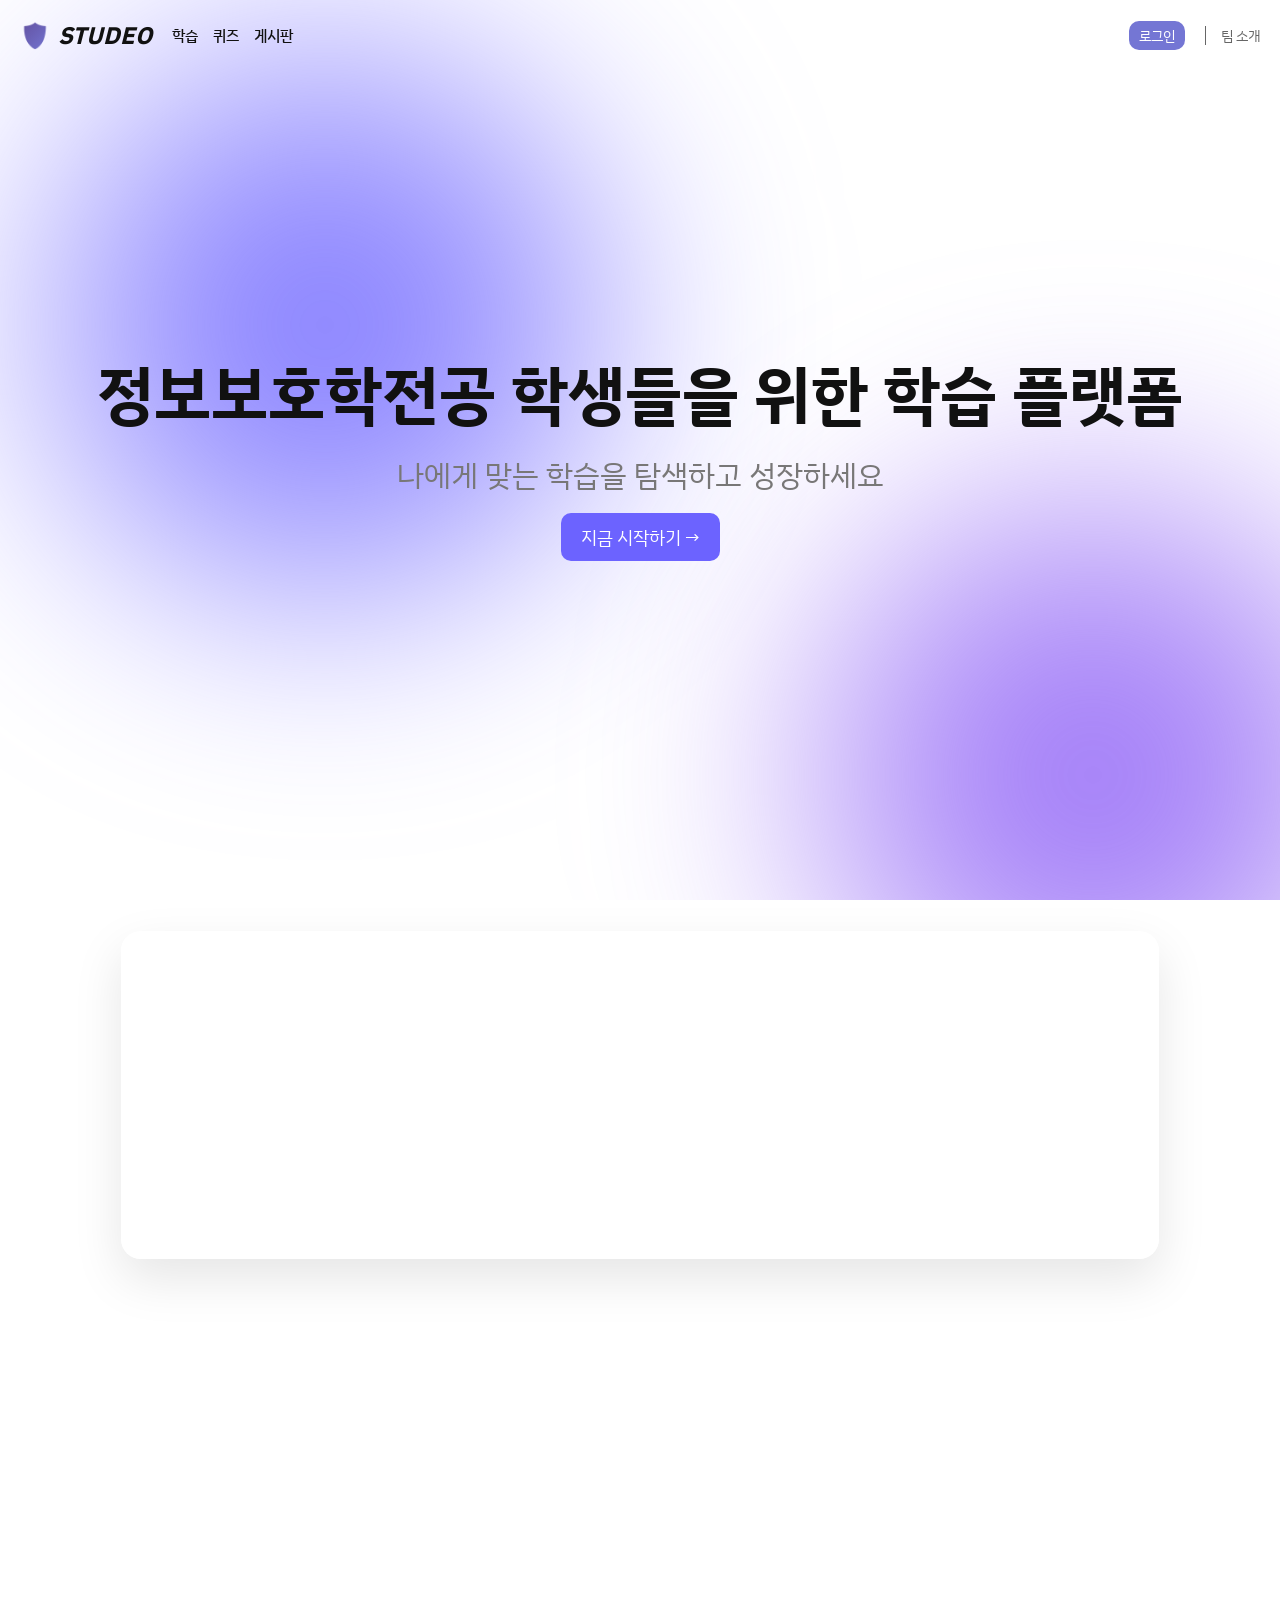
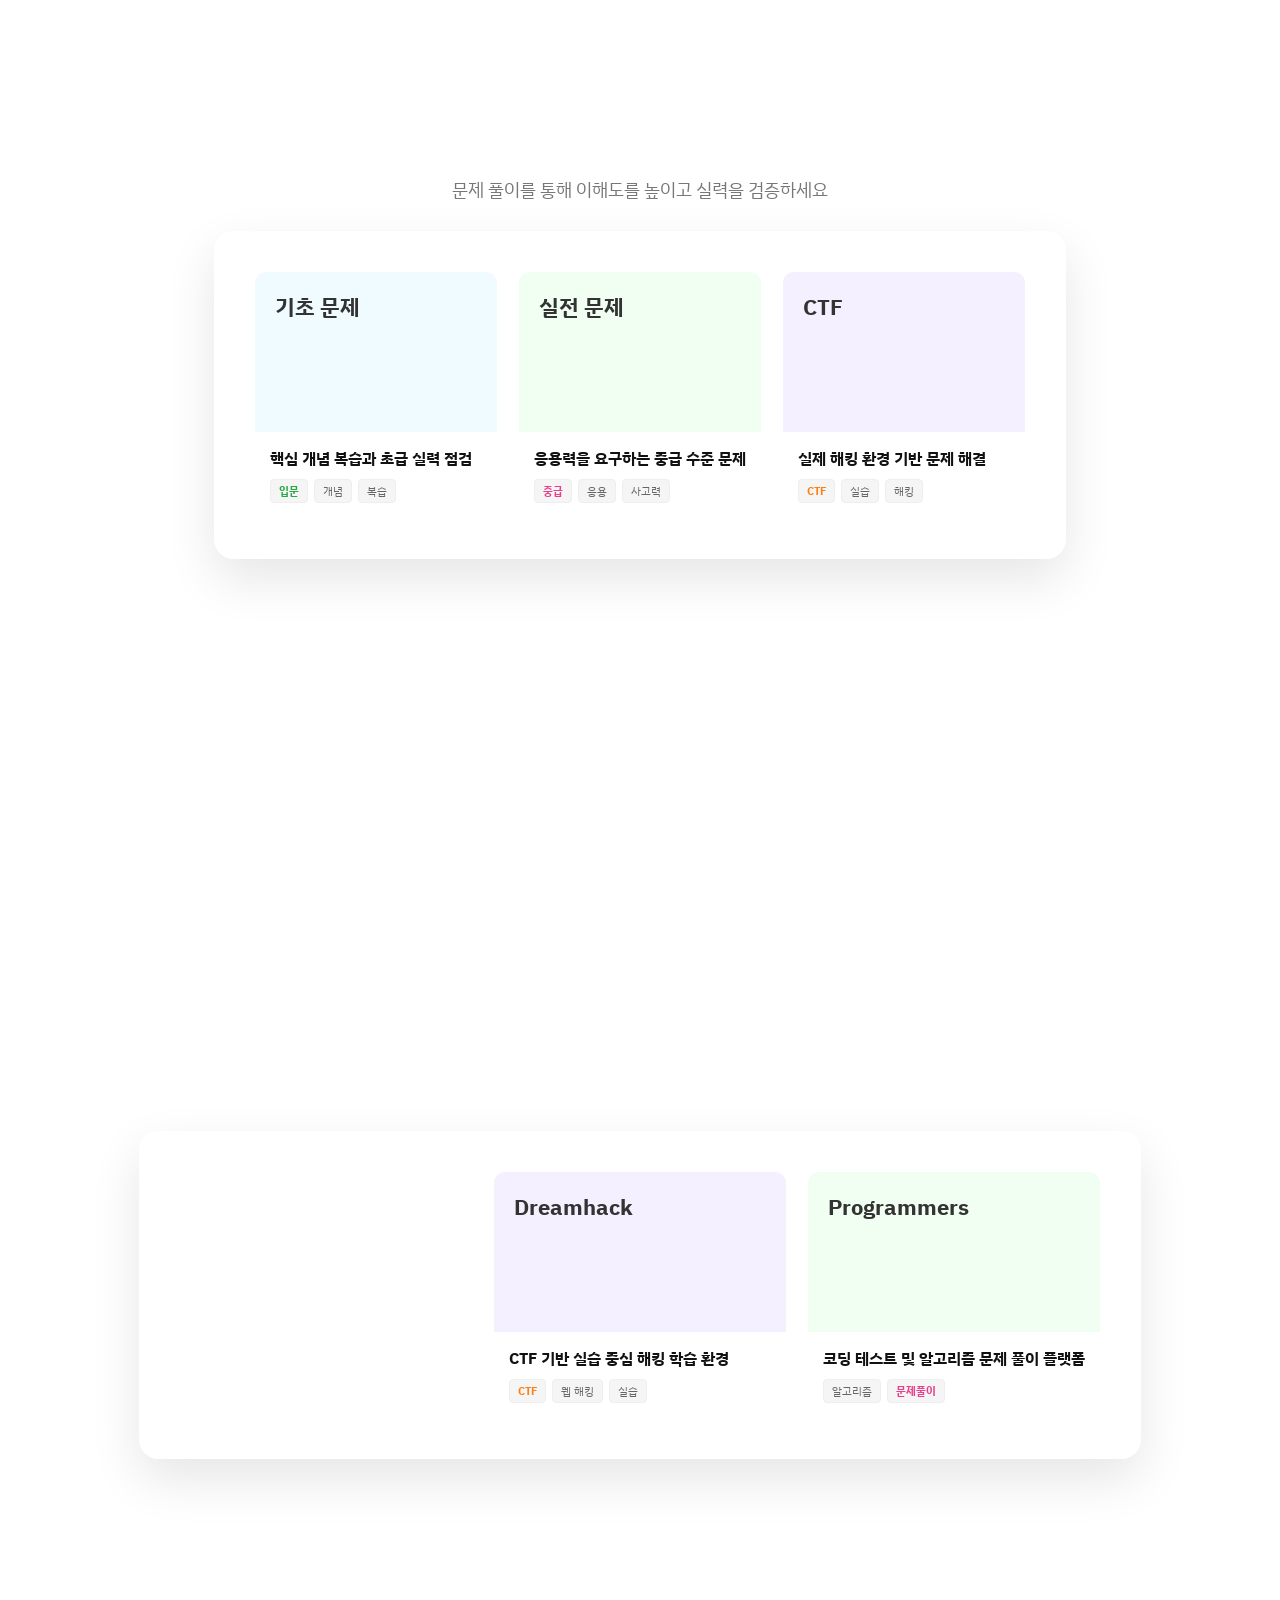
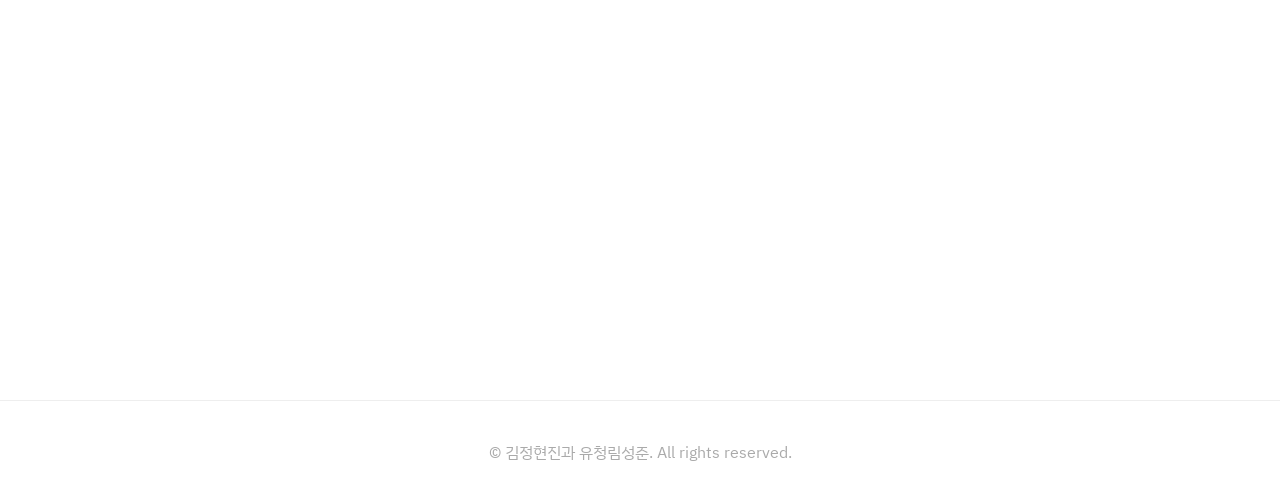
<file: index.html>
<!doctype html>
<html lang="ko">
  <head>
    <meta charset="UTF-8" />
    <meta name="viewport" content="width=device-width, initial-scale=1.0" />
    <title>STUDEO</title>
    <link rel="preconnect" href="https://fonts.googleapis.com" />
    <link rel="preconnect" href="https://fonts.gstatic.com" crossorigin />
    <link
      href="https://fonts.googleapis.com/css2?family=IBM+Plex+Sans+KR&display=swap"
      rel="stylesheet"
    />
    <link rel="stylesheet" href="/src/style/style.css" />
    <link rel="stylesheet" href="/src/style/home.css" />
    <link rel="stylesheet" href="/src/style/card.css" />
  </head>

  <body class="main-page">
    <!-- ✅ HEADER -->
    <header class="header">
      <div class="header-left">
        <a href="/index.html" class="logo">
          <span
            style="
              background: linear-gradient(135deg, #614e9c, #7476d4);
              -webkit-background-clip: text;
              -webkit-text-fill-color: transparent;
            "
            >🛡️</span
          ><span style="font-style: italic">STUDEO</span>
        </a>
        <img
          src="/assets/list.png"
          alt=""
          class="menu-toggle"
          id="mobile-menu"
        />
        <ul class="nav-links">
          <li><a href="/src/pages/learn.html">학습</a></li>
          <li><a href="/src/pages/quiz/quizzes.html">퀴즈</a></li>
          <li><a href="/src/pages/community.html">게시판</a></li>
          <li class="member-only">
            <a href="/src/pages/mistake.html">오답 노트</a>
          </li>
        </ul>
      </div>

      <div class="header-right">
        <div class="login"><a href="/src/pages/login.html">로그인</a></div>
        <a href="/src/pages/mypage.html" class="mypage-link member-only">
          <img src="/assets/mypage-icon.png" alt="프로필 이미지" />
        </a>
        <a href="/src/pages/team.html" class="team-link">팀 소개</a>
      </div>
    </header>

    <!-- ✅ 배경 -->
    <div class="bg"></div>

    <!-- ✅ HERO -->
    <section class="hero page">
      <div class="hero-content">
        <h1>정보보호학전공 학생들을 위한 학습 플랫폼</h1>
        <p>나에게 맞는 학습을 탐색하고 성장하세요</p>

        <a href="./src/pages/learn.html" class="hero-btn"> 지금 시작하기 → </a>
      </div>
    </section>

    <!-- ✅ 학습 -->
    <section class="section page" id="learn">
      <h2>학습</h2>
      <p>정보보호 필수 분야를 단계적으로 학습하세요</p>

      <div class="big-card">
        <a href="/src/pages/learn.html" class="card">
          <div class="card-image bg-blue">
            <h3>네트워크</h3>
          </div>
          <div class="card-info">
            <div class="card-title">
              TCP/IP 구조와 인터넷 통신 원리 완전 이해
            </div>
            <div class="card-tags">
              <span class="tag">OSI 7계층</span>
              <span class="tag tag-essential">HTTP</span>
              <span class="tag">DNS</span>
              <span class="tag">패킷</span>
            </div>
          </div>
        </a>

        <a href="/src/pages/learn.html" class="card">
          <div class="card-image bg-green">
            <h3>보안</h3>
          </div>
          <div class="card-info">
            <div class="card-title">암호학과 시스템 보안 기본 개념 학습</div>
            <div class="card-tags">
              <span class="tag">대칭/비대칭</span>
              <span class="tag tag-tier">취약점</span>
              <span class="tag">인증</span>
              <span class="tag">권한</span>
            </div>
          </div>
        </a>

        <a href="/src/pages/learn.html" class="card">
          <div class="card-image bg-violet">
            <h3>웹 해킹</h3>
          </div>
          <div class="card-info">
            <div class="card-title">실제 공격 기법 기반 웹 취약점 분석</div>
            <div class="card-tags">
              <span class="tag tag-choice">XSS</span>
              <span class="tag tag-choice">SQLi</span>
              <span class="tag">CSRF</span>
              <span class="tag">실습</span>
            </div>
          </div>
        </a>
      </div>
    </section>

    <!-- ✅ 퀴즈 -->
    <section class="section page" id="quiz">
      <h2>퀴즈</h2>
      <p>문제 풀이를 통해 이해도를 높이고 실력을 검증하세요</p>

      <div class="big-card">
        <a href="/src/pages/quiz/quizzes.html" class="card">
          <div class="card-image bg-blue">
            <h3>기초 문제</h3>
          </div>
          <div class="card-info">
            <div class="card-title">핵심 개념 복습과 초급 실력 점검</div>
            <div class="card-tags">
              <span class="tag tag-essential">입문</span>
              <span class="tag">개념</span>
              <span class="tag">복습</span>
            </div>
          </div>
        </a>

        <a href="/src/pages/quiz/quizzes.html" class="card">
          <div class="card-image bg-green">
            <h3>실전 문제</h3>
          </div>
          <div class="card-info">
            <div class="card-title">응용력을 요구하는 중급 수준 문제</div>
            <div class="card-tags">
              <span class="tag tag-tier">중급</span>
              <span class="tag">응용</span>
              <span class="tag">사고력</span>
            </div>
          </div>
        </a>

        <a href="https://ctftime.org/" class="card" target="_blank">
          <div class="card-image bg-violet">
            <h3>CTF</h3>
          </div>
          <div class="card-info">
            <div class="card-title">실제 해킹 환경 기반 문제 해결</div>
            <div class="card-tags">
              <span class="tag tag-choice">CTF</span>
              <span class="tag">실습</span>
              <span class="tag">해킹</span>
            </div>
          </div>
        </a>
      </div>
    </section>

    <!-- ✅ 추천 -->
    <section class="section page" id="recommend">
      <h2>추천 학습</h2>
      <p>검증된 플랫폼에서 실력을 더욱 성장시켜보세요</p>

      <div class="big-card">
        <a href="https://www.kisa.or.kr" class="card" target="_blank">
          <div class="card-image bg-blue">
            <h3>KISA</h3>
          </div>
          <div class="card-info">
            <div class="card-title">
              국가 공인 보안 교육 및 자료 제공 플랫폼
            </div>
            <div class="card-tags">
              <span class="tag">공공기관</span>
              <span class="tag tag-essential">보안 교육</span>
            </div>
          </div>
        </a>

        <a href="https://dreamhack.io" class="card" target="_blank">
          <div class="card-image bg-violet">
            <h3>Dreamhack</h3>
          </div>
          <div class="card-info">
            <div class="card-title">CTF 기반 실습 중심 해킹 학습 환경</div>
            <div class="card-tags">
              <span class="tag tag-choice">CTF</span>
              <span class="tag">웹 해킹</span>
              <span class="tag">실습</span>
            </div>
          </div>
        </a>

        <a href="https://programmers.co.kr" class="card" target="_blank">
          <div class="card-image bg-green">
            <h3>Programmers</h3>
          </div>
          <div class="card-info">
            <div class="card-title">
              코딩 테스트 및 알고리즘 문제 풀이 플랫폼
            </div>
            <div class="card-tags">
              <span class="tag">알고리즘</span>
              <span class="tag tag-tier">문제풀이</span>
            </div>
          </div>
        </a>
      </div>
    </section>

    <!-- ✅ TOP 버튼 -->
    <button id="topBtn">↑</button>

    <footer>© 김정현진과 유청림성준. All rights reserved.</footer>
    <script src="/src/script/main.js"></script>
    <script src="/src/script/home.js"></script>
  </body>
</html>
</file>
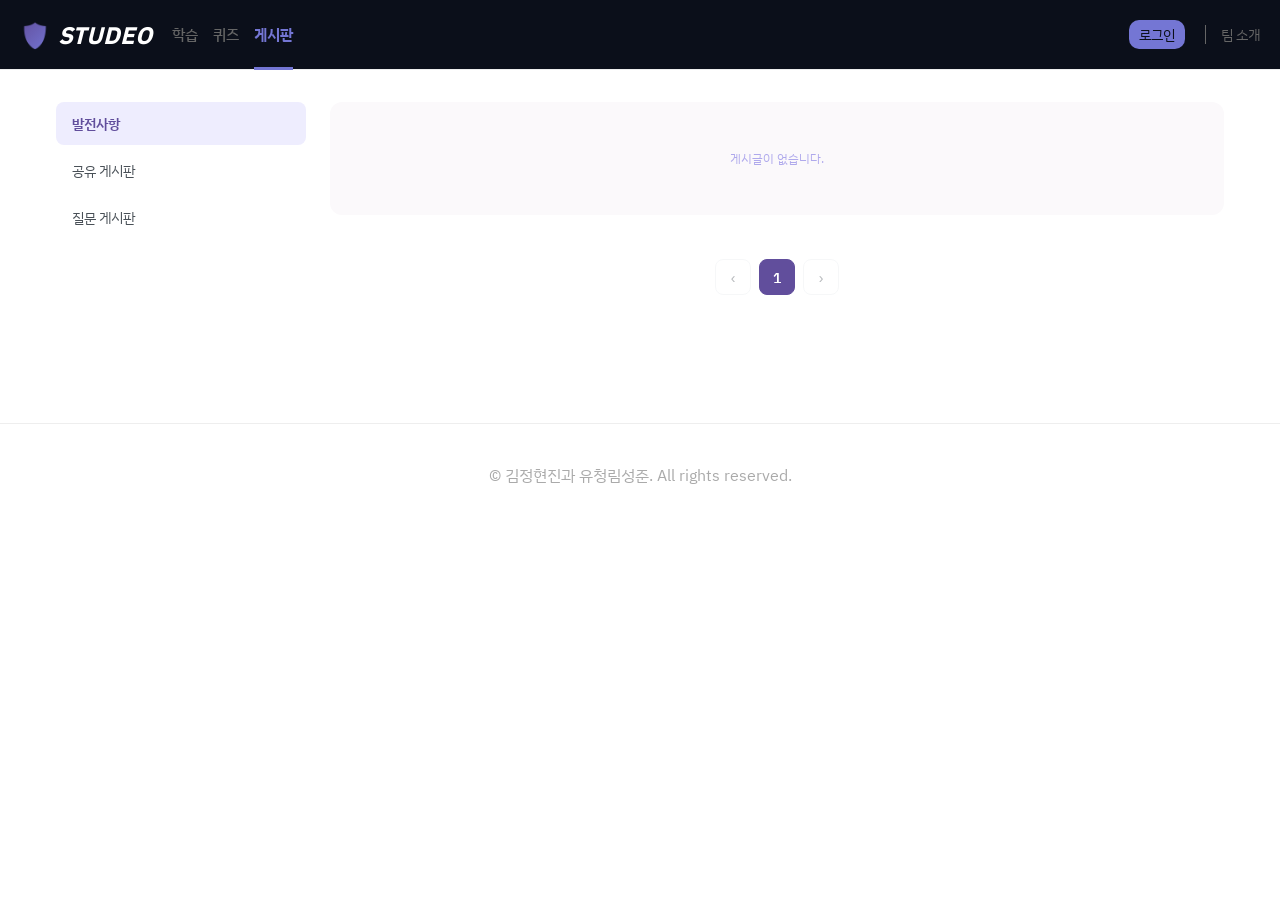
<file: src/pages/community.html>
<!doctype html>
<html lang="ko">
  <head>
    <meta charset="UTF-8" />
    <meta name="viewport" content="width=device-width, initial-scale=1.0" />
    <title>STUDEO</title>
    <link rel="preconnect" href="https://fonts.googleapis.com" />
    <link rel="preconnect" href="https://fonts.gstatic.com" crossorigin />
    <link
      href="https://fonts.googleapis.com/css2?family=IBM+Plex+Sans+KR&display=swap"
      rel="stylesheet"
    />
    <link rel="stylesheet" href="../style/style.css" />
    <link rel="stylesheet" href="../style/community.css" />
  </head>

  <!-- 헤더 -->
  <body class="community">
    <header>
      <div class="header-left">
        <a href="/index.html" class="logo">
          <span
            style="
              background: linear-gradient(135deg, #614e9c, #7476d4);
              -webkit-background-clip: text;
              -webkit-text-fill-color: transparent;
            "
            >🛡️</span
          ><span style="font-style: italic">STUDEO</span>
        </a>
        <img
          src="/assets/list.png"
          alt=""
          class="menu-toggle"
          id="mobile-menu"
        />
        <ul class="nav-links">
          <li><a href="/src/pages/learn.html">학습</a></li>
          <li><a href="/src/pages/quiz/quizzes.html">퀴즈</a></li>
          <li class="active"><a href="/src/pages/community.html">게시판</a></li>
          <li class="member-only">
            <a href="/src/pages/mistake.html">오답 노트</a>
          </li>
        </ul>
      </div>

      <div class="header-right">
        <div class="login"><a href="/src/pages/login.html">로그인</a></div>
        <a href="/src/pages/mypage.html" class="mypage-link member-only">
          <img src="/assets/mypage-icon.png" alt="프로필 이미지" />
        </a>
        <a href="/src/pages/team.html" class="team-link">팀 소개</a>
      </div>
    </header>

    <!-- 사이드 바 -->
    <div class="container">
      <aside class="sidebar">
        <div class="nav-menu-box">
          <div class="nav-item active" onclick="sw('notice', this)">
            발전사항
          </div>
          <div class="nav-item" onclick="sw('contact', this)">공유 게시판</div>
          <div class="nav-item" onclick="sw('qna', this)">질문 게시판</div>
        </div>
      </aside>
      <main class="main" id="main-area"></main>
    </div>

    <!-- 글 작성 부분 -->
    <div class="modal-overlay" id="write-modal">
      <div class="modal">
        <div class="modal-title" id="modal-title">글 작성</div>
        <div class="form-row">
          <label>제목</label>
          <input type="text" id="form-title" placeholder="제목을 입력하세요" />
        </div>
        <div class="form-row">
          <label>내용</label>
          <textarea
            id="form-body"
            placeholder="내용을 입력하세요"
            rows="6"
          ></textarea>
        </div>

        <div class="modal-actions">
          <button class="btn" onclick="closeModal()">취소</button>
          <button class="btn btn-primary" onclick="submitPost()">등록</button>
        </div>
      </div>
    </div>

    <footer>© 김정현진과 유청림성준. All rights reserved.</footer>
    <script src="/src/script/main.js"></script>
    <script src="../script/community.js"></script>
  </body>
</html>
</file>
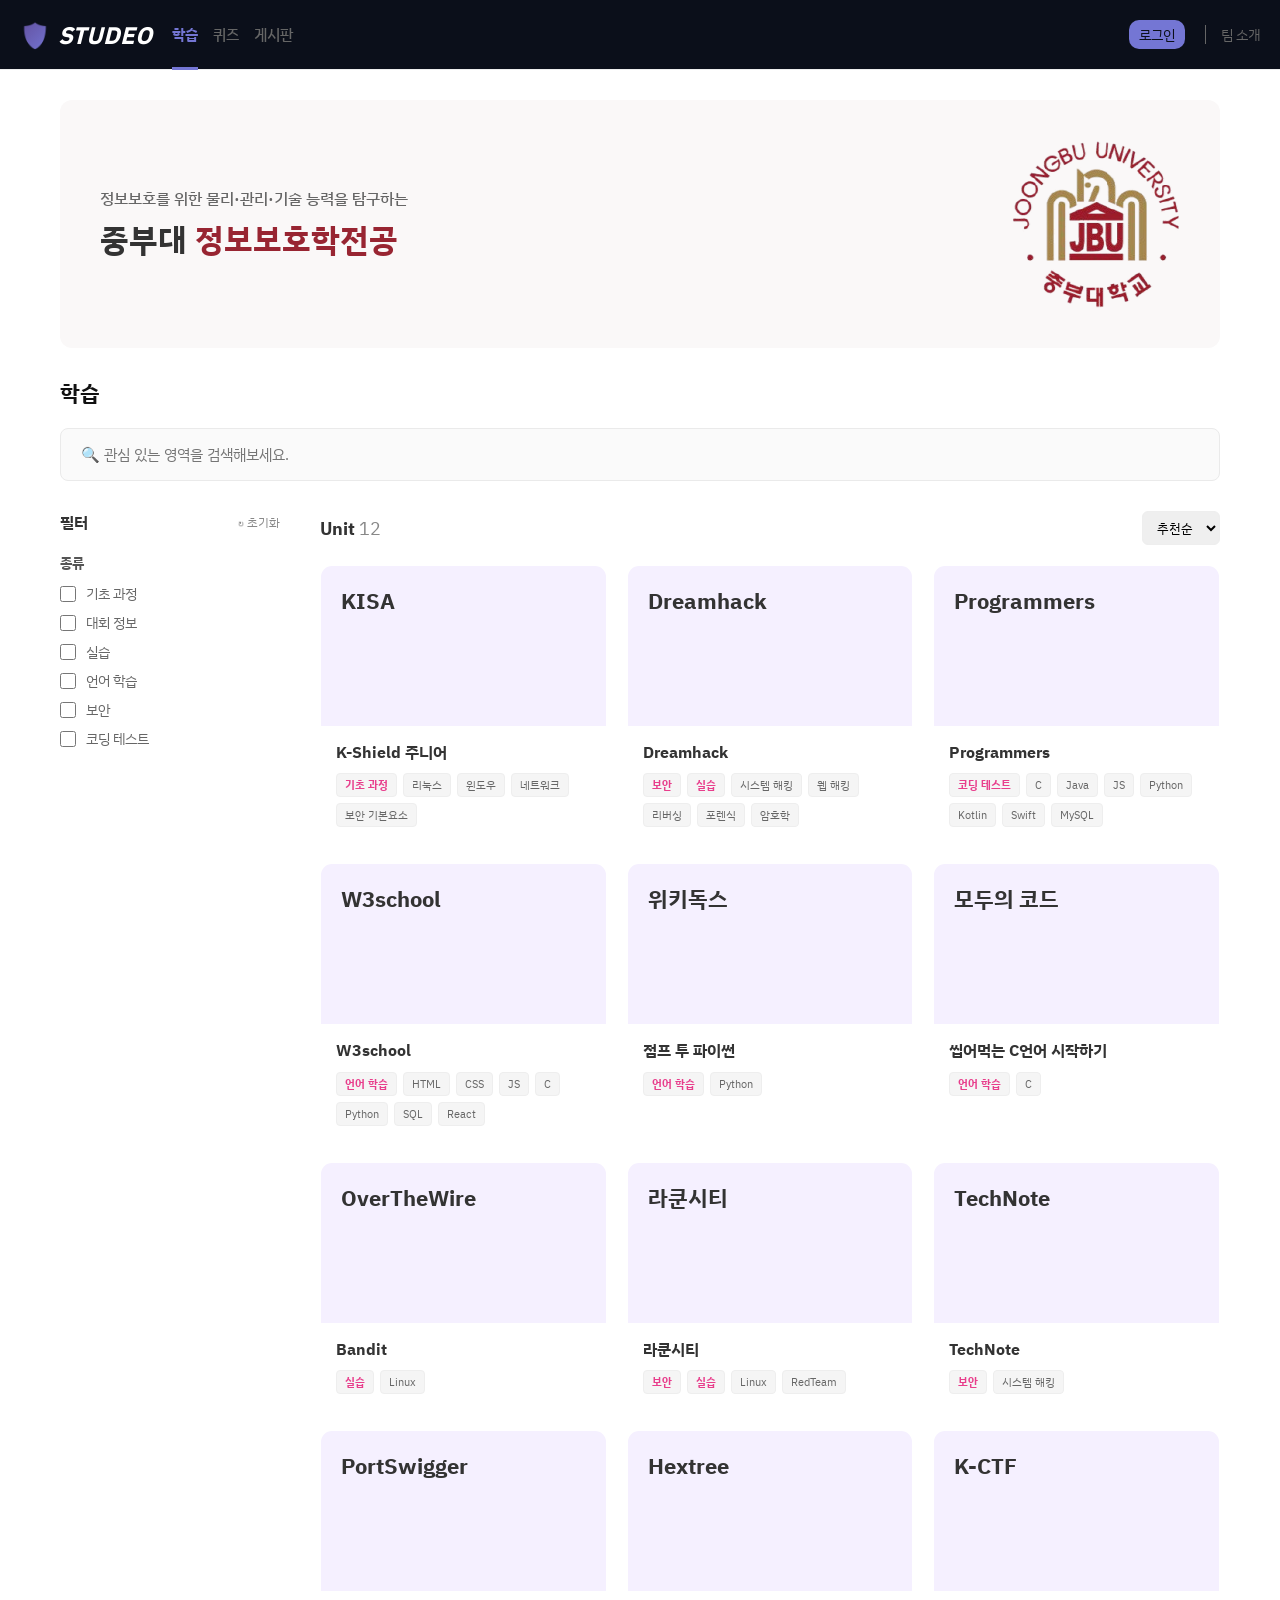
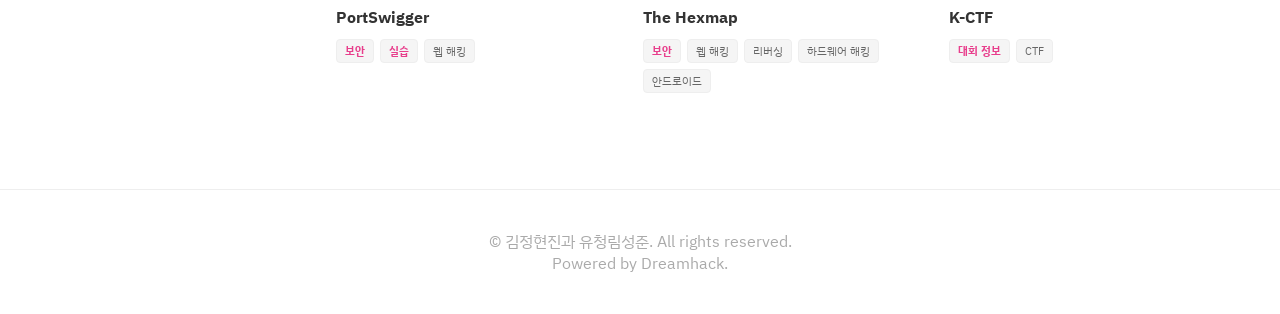
<file: src/pages/learn.html>
<!doctype html>
<html lang="ko">
  <head>
    <meta charset="UTF-8" />
    <meta name="viewport" content="width=device-width, initial-scale=1.0" />
    <title>STUDEO</title>
    <link rel="preconnect" href="https://fonts.googleapis.com" />
    <link rel="preconnect" href="https://fonts.gstatic.com" crossorigin />
    <link
      href="https://fonts.googleapis.com/css2?family=IBM+Plex+Sans+KR&display=swap"
      rel="stylesheet"
    />
    <link rel="stylesheet" href="../style/style.css" />
    <link rel="stylesheet" href="../style/banner.css" />
    <link rel="stylesheet" href="../style/card.css" />
  </head>
  <body>
    <header>
      <div class="header-left">
        <a href="/index.html" class="logo">
          <span
            style="
              background: linear-gradient(135deg, #614e9c, #7476d4);
              -webkit-background-clip: text;
              -webkit-text-fill-color: transparent;
            "
            >🛡️</span
          ><span style="font-style: italic">STUDEO</span>
        </a>
        <img
          src="/assets/list.png"
          alt=""
          class="menu-toggle"
          id="mobile-menu"
        />
        <ul class="nav-links">
          <li class="active"><a href="/src/pages/learn.html">학습</a></li>
          <li><a href="/src/pages/quiz/quizzes.html">퀴즈</a></li>
          <li><a href="/src/pages/community.html">게시판</a></li>
          <li class="member-only">
            <a href="/src/pages/mistake.html">오답 노트</a>
          </li>
        </ul>
      </div>

      <div class="header-right">
        <div class="login"><a href="/src/pages/login.html">로그인</a></div>
        <a href="/src/pages/mypage.html" class="mypage-link member-only">
          <img src="/assets/mypage-icon.png" alt="프로필 이미지" />
        </a>
        <a href="/src/pages/team.html" class="team-link">팀 소개</a>
      </div>
    </header>

    <div class="container">
      <a href="https://www.joongbu.ac.kr/is/" target="_blank" class="banner">
        <div class="banner-text">
          <h3>정보보호를 위한 물리·관리·기술 능력을 탐구하는</h3>
          <h1>중부대 <span>정보보호학전공</span></h1>
        </div>
        <img
          src="../../assets/jbu-emblem.png"
          alt="중부대학교 로고"
          class="banner-images"
        />
      </a>

      <div class="tabs">
        <span>학습</span>
      </div>

      <div class="search-container">
        <input
          type="text"
          class="search-input"
          placeholder="🔍 관심 있는 영역을 검색해보세요."
        />
      </div>

      <div class="main-content">
        <aside class="sidebar">
          <div class="filter-header">
            <span>필터</span>
            <a href="#" class="filter-reset">↻ 초기화</a>
          </div>

          <div class="filter-group">
            <h4>종류</h4>
            <label class="filter-item"
              ><input type="checkbox" data-filter="기초과정" /> 기초 과정</label
            >
            <label class="filter-item"
              ><input type="checkbox" data-filter="대회정보" /> 대회 정보</label
            >
            <label class="filter-item"
              ><input type="checkbox" data-filter="실습" /> 실습</label
            >
            <label class="filter-item"
              ><input type="checkbox" data-filter="언어학습" /> 언어 학습</label
            >
            <label class="filter-item"
              ><input type="checkbox" data-filter="보안" /> 보안</label
            >
            <label class="filter-item"
              ><input type="checkbox" data-filter="코딩테스트" /> 코딩
              테스트</label
            >
          </div>
        </aside>

        <section class="content-area">
          <div class="content-header">
            <h2>Unit <span id="unit-count">12</span></h2>
            <select class="sort-select">
              <option>추천순</option>
            </select>
          </div>

          <div class="card-grid" id="card-container">
            <a
              href="https://academy.kisa.or.kr/edu/apply/applyEduDetail.do?APPLY=04&SQ=10150"
              class="card"
              target="_blank"
            >
              <div class="card-image bg-violet">
                <h3>KISA</h3>
              </div>
              <div class="card-info">
                <div class="card-title">K-Shield 주니어</div>
                <div class="card-tags">
                  <span class="tag tag-tier">기초 과정</span>
                  <span class="tag">리눅스</span>
                  <span class="tag">윈도우</span>
                  <span class="tag">네트워크</span>
                  <span class="tag">보안 기본요소</span>
                </div>
              </div>
            </a>
            <a href="https://dreamhack.io/" class="card" target="_blank">
              <div class="card-image bg-violet">
                <h3>Dreamhack</h3>
              </div>
              <div class="card-info">
                <div class="card-title">Dreamhack</div>
                <div class="card-tags">
                  <span class="tag tag-tier">보안</span>
                  <span class="tag tag-tier">실습</span>
                  <span class="tag">시스템 해킹</span>
                  <span class="tag">웹 해킹</span>
                  <span class="tag">리버싱</span>
                  <span class="tag">포렌식</span>
                  <span class="tag">암호학</span>
                </div>
              </div>
            </a>
            <a
              href="https://school.programmers.co.kr/learn/challenges?order=acceptance_desc&page=1"
              class="card"
              target="_blank"
            >
              <div class="card-image bg-violet">
                <h3>Programmers</h3>
              </div>
              <div class="card-info">
                <div class="card-title">Programmers</div>
                <div class="card-tags">
                  <span class="tag tag-tier">코딩 테스트</span>
                  <span class="tag">C</span>
                  <span class="tag">Java</span>
                  <span class="tag">JS</span>
                  <span class="tag">Python</span>
                  <span class="tag">Kotlin</span>
                  <span class="tag">Swift</span>
                  <span class="tag">MySQL</span>
                </div>
              </div>
            </a>
            <a
              href="https://www.w3schools.com/default.asp"
              class="card"
              target="_blank"
            >
              <div class="card-image bg-violet">
                <h3>W3school</h3>
              </div>
              <div class="card-info">
                <div class="card-title">W3school</div>
                <div class="card-tags">
                  <span class="tag tag-tier">언어 학습</span>
                  <span class="tag">HTML</span>
                  <span class="tag">CSS</span>
                  <span class="tag">JS</span>
                  <span class="tag">C</span>
                  <span class="tag">Python</span>
                  <span class="tag">SQL</span>
                  <span class="tag">React</span>
                </div>
              </div>
            </a>
            <a href="https://wikidocs.net/book/1" class="card" target="_blank">
              <div class="card-image bg-violet">
                <h3>위키독스</h3>
              </div>
              <div class="card-info">
                <div class="card-title">점프 투 파이썬</div>
                <div class="card-tags">
                  <span class="tag tag-tier">언어 학습</span>
                  <span class="tag">Python</span>
                </div>
              </div>
            </a>
            <a href="https://modoocode.com/231" class="card" target="_blank">
              <div class="card-image bg-violet">
                <h3>모두의 코드</h3>
              </div>
              <div class="card-info">
                <div class="card-title">씹어먹는 C언어 시작하기</div>
                <div class="card-tags">
                  <span class="tag tag-tier">언어 학습</span>
                  <span class="tag">C</span>
                </div>
              </div>
            </a>
            <a
              href="https://overthewire.org/wargames/bandit/"
              class="card"
              target="_blank"
            >
              <div class="card-image bg-violet">
                <h3>OverTheWire</h3>
              </div>
              <div class="card-info">
                <div class="card-title">Bandit</div>
                <div class="card-tags">
                  <span class="tag tag-tier">실습</span>
                  <span class="tag">Linux</span>
                </div>
              </div>
            </a>
            <a href="https://ctf.redraccoon.kr/" class="card" target="_blank">
              <div class="card-image bg-violet">
                <h3>라쿤시티</h3>
              </div>
              <div class="card-info">
                <div class="card-title">라쿤시티</div>
                <div class="card-tags">
                  <span class="tag tag-tier">보안</span>
                  <span class="tag tag-tier">실습</span>
                  <span class="tag">Linux</span>
                  <span class="tag">RedTeam</span>
                </div>
              </div>
            </a>
            <a href="https://www.lazenca.net/" class="card" target="_blank">
              <div class="card-image bg-violet">
                <h3>TechNote</h3>
              </div>
              <div class="card-info">
                <div class="card-title">TechNote</div>
                <div class="card-tags">
                  <span class="tag tag-tier">보안</span>
                  <span class="tag">시스템 해킹</span>
                </div>
              </div>
            </a>
            <a href="https://portswigger.net/" class="card" target="_blank">
              <div class="card-image bg-violet">
                <h3>PortSwigger</h3>
              </div>
              <div class="card-info">
                <div class="card-title">PortSwigger</div>
                <div class="card-tags">
                  <span class="tag tag-tier">보안</span>
                  <span class="tag tag-tier">실습</span>
                  <span class="tag">웹 해킹</span>
                </div>
              </div>
            </a>
            <a href="https://app.hextree.io/map" class="card" target="_blank">
              <div class="card-image bg-violet">
                <h3>Hextree</h3>
              </div>
              <div class="card-info">
                <div class="card-title">The Hexmap</div>
                <div class="card-tags">
                  <span class="tag tag-tier">보안</span>
                  <span class="tag">웹 해킹</span>
                  <span class="tag">리버싱</span>
                  <span class="tag">하드웨어 해킹</span>
                  <span class="tag">안드로이드</span>
                </div>
              </div>
            </a>
            <a href="http://k-ctf.org/" class="card" target="_blank">
              <div class="card-image bg-violet">
                <h3>K-CTF</h3>
              </div>
              <div class="card-info">
                <div class="card-title">K-CTF</div>
                <div class="card-tags">
                  <span class="tag tag-tier">대회 정보</span>
                  <span class="tag">CTF</span>
                </div>
              </div>
            </a>
          </div>
        </section>
      </div>
    </div>

    <footer>
      © 김정현진과 유청림성준. All rights reserved.<br />Powered by Dreamhack.
    </footer>
    <script src="/src/script/main.js"></script>
    <script src="../script/filter.js"></script>
  </body>
</html>
</file>
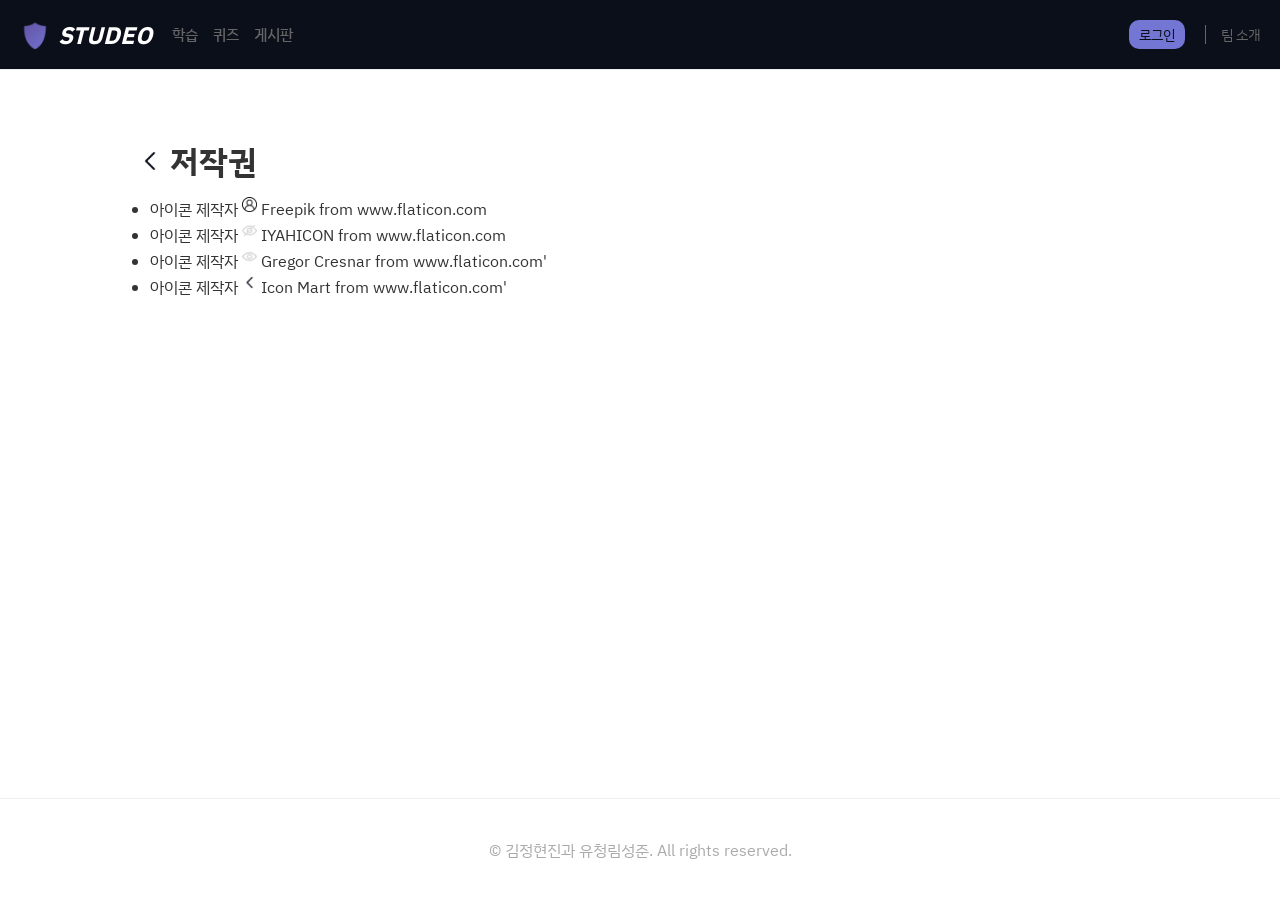
<file: src/pages/license.html>
<!doctype html>
<html lang="ko">
  <head>
    <meta charset="UTF-8" />
    <meta name="viewport" content="width=device-width, initial-scale=1.0" />
    <title>STUDEO</title>
    <link rel="preconnect" href="https://fonts.googleapis.com" />
    <link rel="preconnect" href="https://fonts.gstatic.com" crossorigin />
    <link
      href="https://fonts.googleapis.com/css2?family=IBM+Plex+Sans+KR&display=swap"
      rel="stylesheet"
    />
    <link rel="stylesheet" href="../style/style.css" />
    <link rel="stylesheet" href="../style/license.css" />
  </head>

  <body>
    <header>
      <div class="header-left">
        <a href="/index.html" class="logo">
          <span
            style="
              background: linear-gradient(135deg, #614e9c, #7476d4);
              -webkit-background-clip: text;
              -webkit-text-fill-color: transparent;
            "
            >🛡️</span
          ><span style="font-style: italic">STUDEO</span>
        </a>
        <img
          src="/assets/list.png"
          alt=""
          class="menu-toggle"
          id="mobile-menu"
        />
        <ul class="nav-links">
          <li><a href="/src/pages/learn.html">학습</a></li>
          <li><a href="/src/pages/quiz/quizzes.html">퀴즈</a></li>
          <li><a href="/src/pages/community.html">게시판</a></li>
          <li class="member-only">
            <a href="/src/pages/mistake.html">오답 노트</a>
          </li>
        </ul>
      </div>

      <div class="header-right">
        <div class="login"><a href="/src/pages/login.html">로그인</a></div>
        <a href="/src/pages/mypage.html" class="mypage-link member-only">
          <img src="/assets/mypage-icon.png" alt="프로필 이미지" />
        </a>
        <a href="/src/pages/team.html" class="team-link">팀 소개</a>
      </div>
    </header>

    <div class="container">
      <div class="license-container">
        <div class="top-tittle">
          <button
            type="button"
            id="btn-back"
            class="btn-back"
            aria-label="이전 페이지로 이동"
          >
            <div class="icon-back"></div>
          </button>
          <h1>저작권</h1>
        </div>
        <ul>
          <li>
            <div>
              아이콘 제작자
              <img
                src="../../assets/mypage-icon.png"
                alt="마이페이지 아이콘"
                class="license-icon mypage"
              />
              <a
                href="https://www.flaticon.com/kr/authors/freepik"
                title="Freepik"
              >
                Freepik
              </a>
              from
              <a href="https://www.flaticon.com/kr/" title="Flaticon"
                >www.flaticon.com</a
              >
            </div>
          </li>
          <li>
            <div>
              아이콘 제작자
              <img
                src="../../assets/hide.png"
                alt="숨기기"
                class="license-icon"
              />
              <a
                href="https://www.flaticon.com/kr/authors/iyahicon"
                title="IYAHICON"
              >
                IYAHICON
              </a>
              from
              <a href="https://www.flaticon.com/kr/" title="Flaticon"
                >www.flaticon.com</a
              >
            </div>
          </li>
          <li>
            <div>
              아이콘 제작자
              <img
                src="../../assets/eye.png"
                alt="보이기"
                class="license-icon"
              />
              <a
                href="https://www.flaticon.com/kr/authors/gregor-cresnar"
                title="Gregor Cresnar"
              >
                Gregor Cresnar
              </a>
              from
              <a href="https://www.flaticon.com/kr/" title="Flaticon"
                >www.flaticon.com'</a
              >
            </div>
          </li>
          <li>
            <div>
              아이콘 제작자
              <img
                src="../../assets/left-chevron.png"
                alt="보이기"
                class="license-icon"
              />
              <a
                href="https://www.flaticon.com/kr/authors/icon-mart"
                title="Icon Mart"
              >
                Icon Mart
              </a>
              from
              <a href="https://www.flaticon.com/kr/" title="Flaticon"
                >www.flaticon.com'</a
              >
            </div>
          </li>
        </ul>
      </div>
    </div>
    <footer>© 김정현진과 유청림성준. All rights reserved.</footer>
    <script src="../script/main.js"></script>
    <script src="../script/mypage.js"></script>
  </body>
</html>
</file>
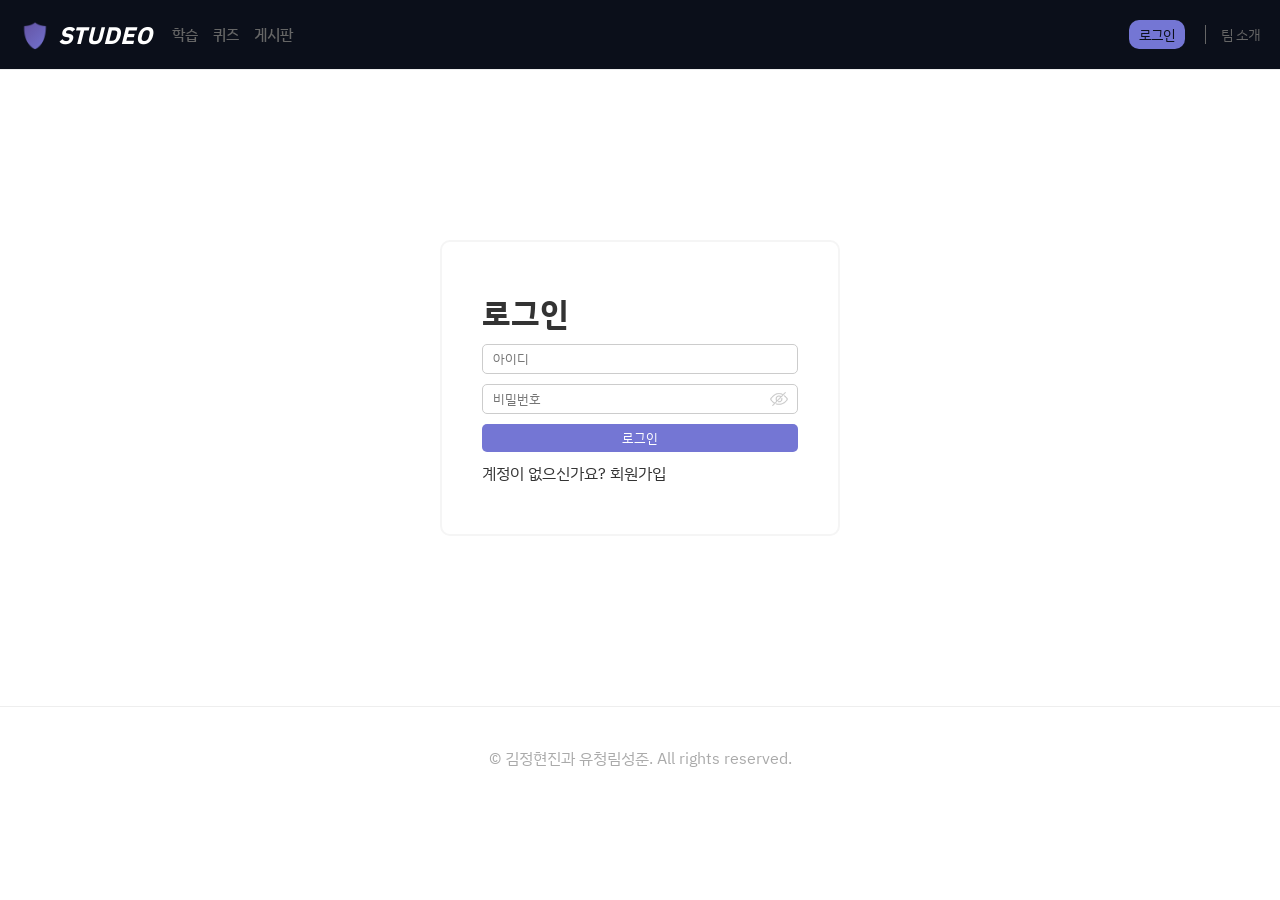
<file: src/pages/login.html>
<!doctype html>
<html lang="ko">
  <head>
    <meta charset="UTF-8" />
    <meta name="viewport" content="width=device-width, initial-scale=1.0" />
    <title>STUDEO</title>
    <link rel="preconnect" href="https://fonts.googleapis.com" />
    <link rel="preconnect" href="https://fonts.gstatic.com" crossorigin />
    <link
      href="https://fonts.googleapis.com/css2?family=IBM+Plex+Sans+KR&display=swap"
      rel="stylesheet"
    />
    <link rel="stylesheet" href="../style/style.css" />
    <script>
      if (sessionStorage.getItem('loggedInUser')) {
        alert('로그인 상태입니다.')
        setTimeout(() => {
          location.href = '/index.html'
        }, 100)
      }
    </script>
  </head>

  <body>
    <header>
      <div class="header-left">
        <a href="/index.html" class="logo">
          <span
            style="
              background: linear-gradient(135deg, #614e9c, #7476d4);
              -webkit-background-clip: text;
              -webkit-text-fill-color: transparent;
            "
            >🛡️</span
          ><span style="font-style: italic">STUDEO</span>
        </a>
        <img
          src="/assets/list.png"
          alt=""
          class="menu-toggle"
          id="mobile-menu"
        />
        <ul class="nav-links">
          <li><a href="/src/pages/learn.html">학습</a></li>
          <li><a href="/src/pages/quiz/quizzes.html">퀴즈</a></li>
          <li><a href="/src/pages/community.html">게시판</a></li>
        </ul>
      </div>

      <div class="header-right">
        <div class="login"><a href="/src/pages/login.html">로그인</a></div>
        <a href="/src/pages/team.html" class="team-link">팀 소개</a>
      </div>
    </header>

    <div class="container">
      <div class="login-container">
        <h1>로그인</h1>
        <input type="text" id="login-id" class="input" placeholder="아이디" />
        <div class="password-field">
          <input
            type="password"
            id="login-pw"
            class="input"
            placeholder="비밀번호"
          />
          <button
            type="button"
            id="toggle-login-pw"
            class="password-toggle"
            aria-label="비밀번호 토글"
          ></button>
        </div>
        <button class="login-button" onclick="logIn()">로그인</button>
        <p>
          계정이 없으신가요? <a id="sign-link" href="sign.html">회원가입</a>
        </p>
      </div>
    </div>
    <footer>© 김정현진과 유청림성준. All rights reserved.</footer>
    <script src="../script/main.js"></script>
  </body>
</html>
</file>
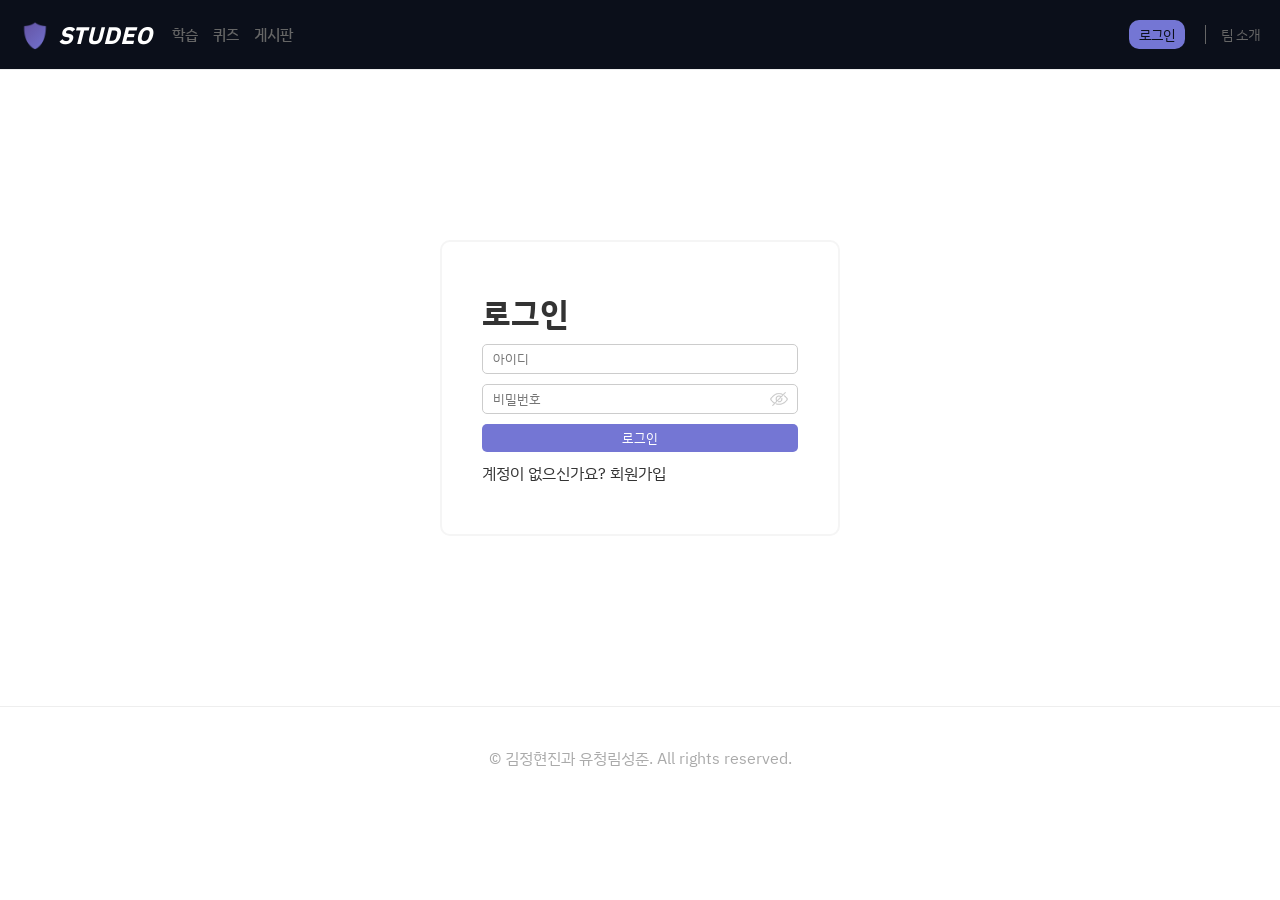
<file: src/pages/mistake.html>
<!doctype html>
<html lang="ko">
  <head>
    <meta charset="UTF-8" />
    <meta name="viewport" content="width=device-width, initial-scale=1.0" />
    <title>STUDEO</title>
    <link rel="preconnect" href="https://fonts.googleapis.com" />
    <link rel="preconnect" href="https://fonts.gstatic.com" crossorigin />
    <link
      href="https://fonts.googleapis.com/css2?family=IBM+Plex+Sans+KR&display=swap"
      rel="stylesheet"
    />
    <link rel="stylesheet" href="/src/style/style.css" />
    <link rel="stylesheet" href="/src/style/mistake.css" />
    <script>
      // 로그인 상태가 아니면 즉시 로그인 페이지로 이동 (깜빡임 방지)
      if (!sessionStorage.getItem('loggedInUser')) {
        alert('로그인 후 이용 가능한 페이지입니다.')
        setTimeout(() => {
          location.href = './login.html'
        }, 100)
      }
    </script>
  </head>

  <body>
    <header>
      <div class="header-left">
        <a href="/index.html" class="logo">
          <span
            style="
              background: linear-gradient(135deg, #614e9c, #7476d4);
              -webkit-background-clip: text;
              -webkit-text-fill-color: transparent;
            "
            >🛡️</span
          ><span style="font-style: italic">STUDEO</span>
        </a>
        <img
          src="/assets/list.png"
          alt=""
          class="menu-toggle"
          id="mobile-menu"
        />
        <ul class="nav-links">
          <li><a href="/src/pages/learn.html">학습</a></li>
          <li><a href="/src/pages/quiz/quizzes.html">퀴즈</a></li>
          <li><a href="/src/pages/community.html">게시판</a></li>
          <li class="member-only active">
            <a href="/src/pages/mistake.html">오답 노트</a>
          </li>
        </ul>
      </div>

      <div class="header-right">
        <a href="/src/pages/mypage.html" class="mypage-link member-only">
          <img src="/assets/mypage-icon.png" alt="프로필 이미지" />
        </a>
        <a href="/src/pages/team.html" class="team-link">팀 소개</a>
      </div>
    </header>
    <div class="container">
      <div class="mistake-container">
        <div class="top-tittle">
          <button
            type="button"
            id="btn-back"
            class="btn-back"
            aria-label="이전 페이지로 이동"
          >
            <div class="icon-back"></div>
          </button>
          <h1>오답노트</h1>
        </div>
        <div class="btn-center">
          <button class="primary" onclick="startTip()">작성 TIP</button>
        </div>

        <div class="card">
          <h3>오답 입력</h3>
          <textarea id="question" placeholder="문제"></textarea>
          <input id="correct" placeholder="정답" />
          <input id="myAnswer" placeholder="내 답" />

          <select id="type">
            <option>선택안함</option>
            <option>유형1 - 이해 못함</option>
            <option>유형2 - 중간 막힘</option>
            <option>유형3 - 개념 부족</option>
            <option>유형4 - 풀이 오류</option>
            <option>유형5 - 단순 실수</option>
          </select>

          <textarea id="analysis" placeholder="분석"></textarea>

          <button class="primary" onclick="addNote()">추가</button>
        </div>

        <div id="noteList"></div>
      </div>

      <!-- ✅ 모달 -->
      <div id="tipModal" class="modal">
        <div class="modal-content">
          <h2>시험 대비 작성 TIP</h2>
          <p id="tipText"></p>

          <div class="modal-buttons">
            <button onclick="prevTip()">이전</button>
            <button onclick="nextTip()">다음</button>
            <button onclick="closeTip()">닫기</button>
          </div>
        </div>
      </div>
    </div>
    <footer>© 김정현진과 유청림성준. All rights reserved.</footer>
    <script src="/src/script/main.js"></script>
    <script src="/src/script/mistake.js"></script>
  </body>
</html>
</file>
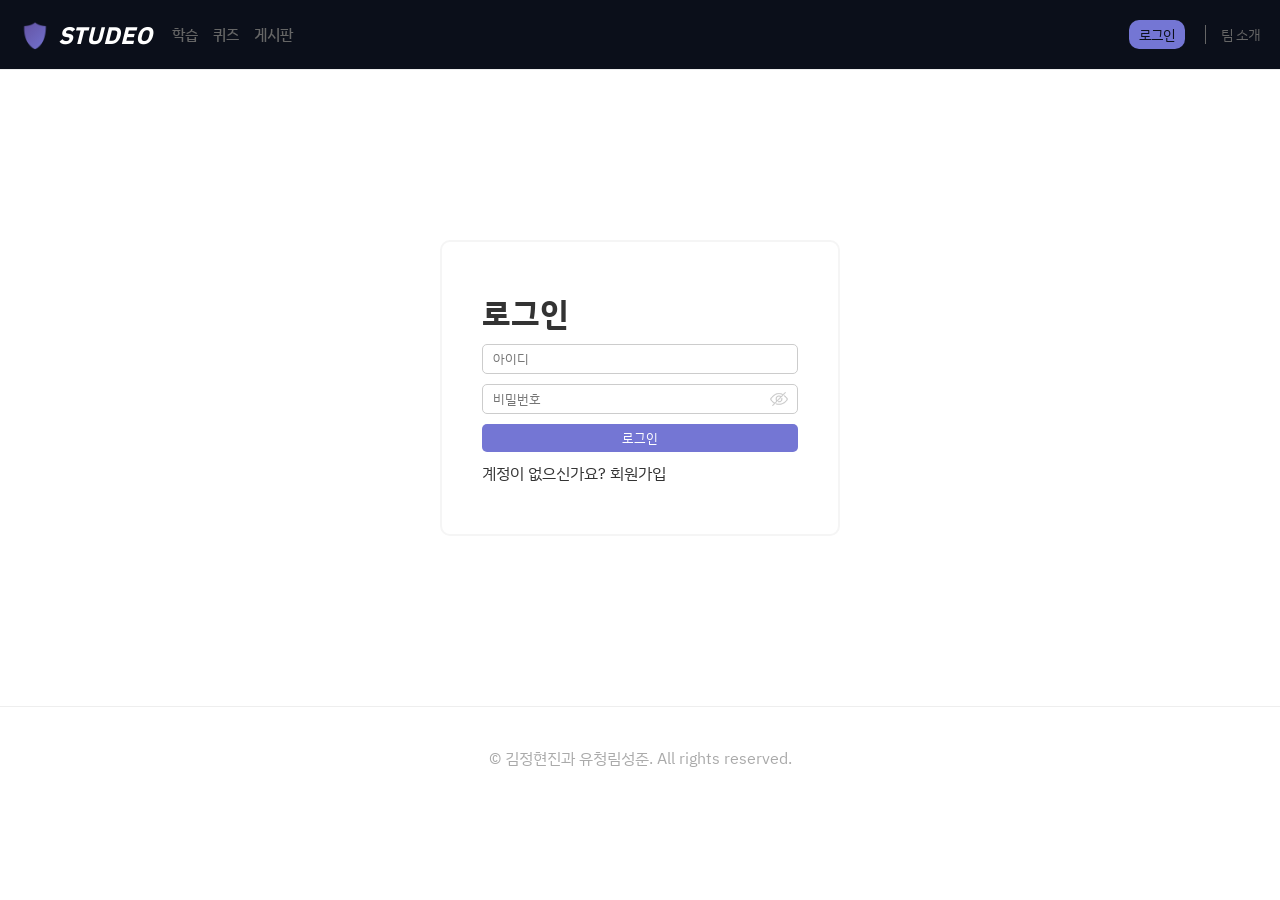
<file: src/pages/mypage.html>
<!doctype html>
<html lang="ko">
  <head>
    <meta charset="UTF-8" />
    <meta name="viewport" content="width=device-width, initial-scale=1.0" />
    <title>STUDEO</title>
    <link rel="preconnect" href="https://fonts.googleapis.com" />
    <link rel="preconnect" href="https://fonts.gstatic.com" crossorigin />
    <link
      href="https://fonts.googleapis.com/css2?family=IBM+Plex+Sans+KR&display=swap"
      rel="stylesheet"
    />
    <link rel="stylesheet" href="../style/style.css" />
    <link rel="stylesheet" href="../style/mypage.css" />
    <script>
      // 로그인 상태가 아니면 즉시 로그인 페이지로 이동 (깜빡임 방지)
      // mypage 직접 접근 방지: 로그인되지 않았다면 로그인 페이지로 이동
      if (!sessionStorage.getItem('loggedInUser')) {
        alert('로그인 후 이용 가능한 페이지입니다.')
        setTimeout(() => {
          location.href = './login.html'
        }, 100)
      }
    </script>
  </head>

  <body>
    <header>
      <div class="header-left">
        <a href="/index.html" class="logo">
          <span
            style="
              background: linear-gradient(135deg, #614e9c, #7476d4);
              -webkit-background-clip: text;
              -webkit-text-fill-color: transparent;
            "
            >🛡️</span
          ><span style="font-style: italic">STUDEO</span>
        </a>
        <img
          src="/assets/list.png"
          alt=""
          class="menu-toggle"
          id="mobile-menu"
        />
        <ul class="nav-links">
          <li><a href="/src/pages/learn.html">학습</a></li>
          <li><a href="/src/pages/quiz/quizzes.html">퀴즈</a></li>
          <li><a href="/src/pages/community.html">게시판</a></li>
          <li class="member-only">
            <a href="/src/pages/mistake.html">오답 노트</a>
          </li>
        </ul>
      </div>

      <div class="header-right">
        <a href="/src/pages/mypage.html" class="mypage-link member-only">
          <img src="/assets/mypage-icon.png" alt="프로필 이미지" />
        </a>
        <a href="/src/pages/team.html" class="team-link">팀 소개</a>
      </div>
    </header>

    <div class="container">
      <div class="mypage-container">
        <h1>마이 페이지</h1>
        <p id="welcome"></p>
        <div class="mypage-section-top">
          <section class="note-section">
            <h2>나의 메모</h2>
            <textarea
              id="note-input"
              placeholder="메모를 입력하세요."
            ></textarea>
            <button id="save-note">메모 저장</button>
            <div id="note-display" class="note-display">
              저장된 메모가 없습니다.
            </div>
          </section>

          <section class="todo-section">
            <h2>할 일</h2>
            <div class="todo-input-row">
              <input
                id="todo-input"
                type="text"
                placeholder="새 할 일을 입력하세요."
              />
              <button id="add-todo">추가</button>
            </div>
            <ul id="todo-list" class="todo-list"></ul>
          </section>
        </div>
        <div class="mypage-section-bottom">
          <section class="review-notes">
            <h2>오답 노트</h2>
            <div id="review-notes-list" class="review-notes-list">
              <div class="review-note-empty">저장된 오답이 없습니다.</div>
            </div>
          </section>
        </div>
        <div class="bottom-link">
          <a href="./license.html">저작권</a>
          <button id="logout-button">로그아웃</button>
        </div>
      </div>
    </div>
    <footer>© 김정현진과 유청림성준. All rights reserved.</footer>
    <script src="/src/script/main.js"></script>
    <script src="../script/mypage.js"></script>
  </body>
</html>
</file>
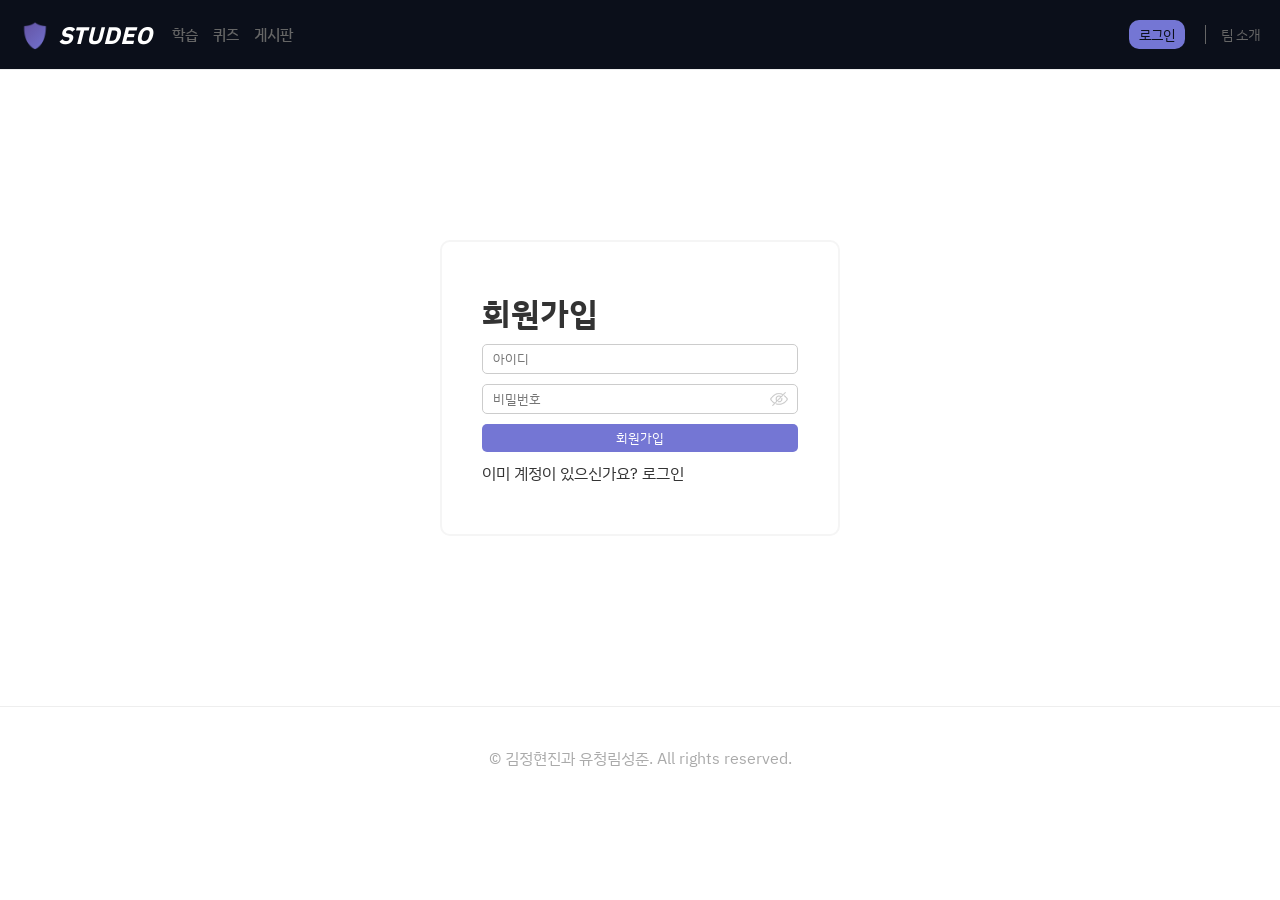
<file: src/pages/sign.html>
<!doctype html>
<html lang="ko">
  <head>
    <meta charset="UTF-8" />
    <meta name="viewport" content="width=device-width, initial-scale=1.0" />
    <title>STUDEO</title>
    <link rel="preconnect" href="https://fonts.googleapis.com" />
    <link rel="preconnect" href="https://fonts.gstatic.com" crossorigin />
    <link
      href="https://fonts.googleapis.com/css2?family=IBM+Plex+Sans+KR&display=swap"
      rel="stylesheet"
    />
    <link rel="stylesheet" href="../style/style.css" />
    <script>
      if (sessionStorage.getItem('loggedInUser')) {
        alert('로그인 상태입니다.')
        setTimeout(() => {
          location.href = '/index.html'
        }, 100)
      }
    </script>
  </head>

  <body>
    <header>
      <div class="header-left">
        <a href="/index.html" class="logo">
          <span
            style="
              background: linear-gradient(135deg, #614e9c, #7476d4);
              -webkit-background-clip: text;
              -webkit-text-fill-color: transparent;
            "
            >🛡️</span
          ><span style="font-style: italic">STUDEO</span>
        </a>
        <img
          src="/assets/list.png"
          alt=""
          class="menu-toggle"
          id="mobile-menu"
        />
        <ul class="nav-links">
          <li><a href="/src/pages/learn.html">학습</a></li>
          <li><a href="/src/pages/quiz/quizzes.html">퀴즈</a></li>
          <li><a href="/src/pages/community.html">게시판</a></li>
        </ul>
      </div>

      <div class="header-right">
        <div class="login"><a href="/src/pages/login.html">로그인</a></div>
        <a href="/src/pages/team.html" class="team-link">팀 소개</a>
      </div>
    </header>

    <div class="container">
        <div class="login-container">
          <h1>회원가입</h1>
          <input type="text" id="signup-id" class="input" placeholder="아이디" />
          <div class="password-field">
            <input type="password" id="signup-pw" class="input" placeholder="비밀번호" />
            <button type="button" id="toggle-signup-pw" class="password-toggle" aria-label="비밀번호 토글"></button>
          </div>
          <button class="login-button" onclick="signUp()">회원가입</button>
          <p>이미 계정이 있으신가요? <a href="login.html" id="sign-link">로그인</a></p>
        </div>
      </div>
    </div>
    <footer>© 김정현진과 유청림성준. All rights reserved.</footer>
    <script src="../script/main.js"></script>
  </body>
</html>
</file>
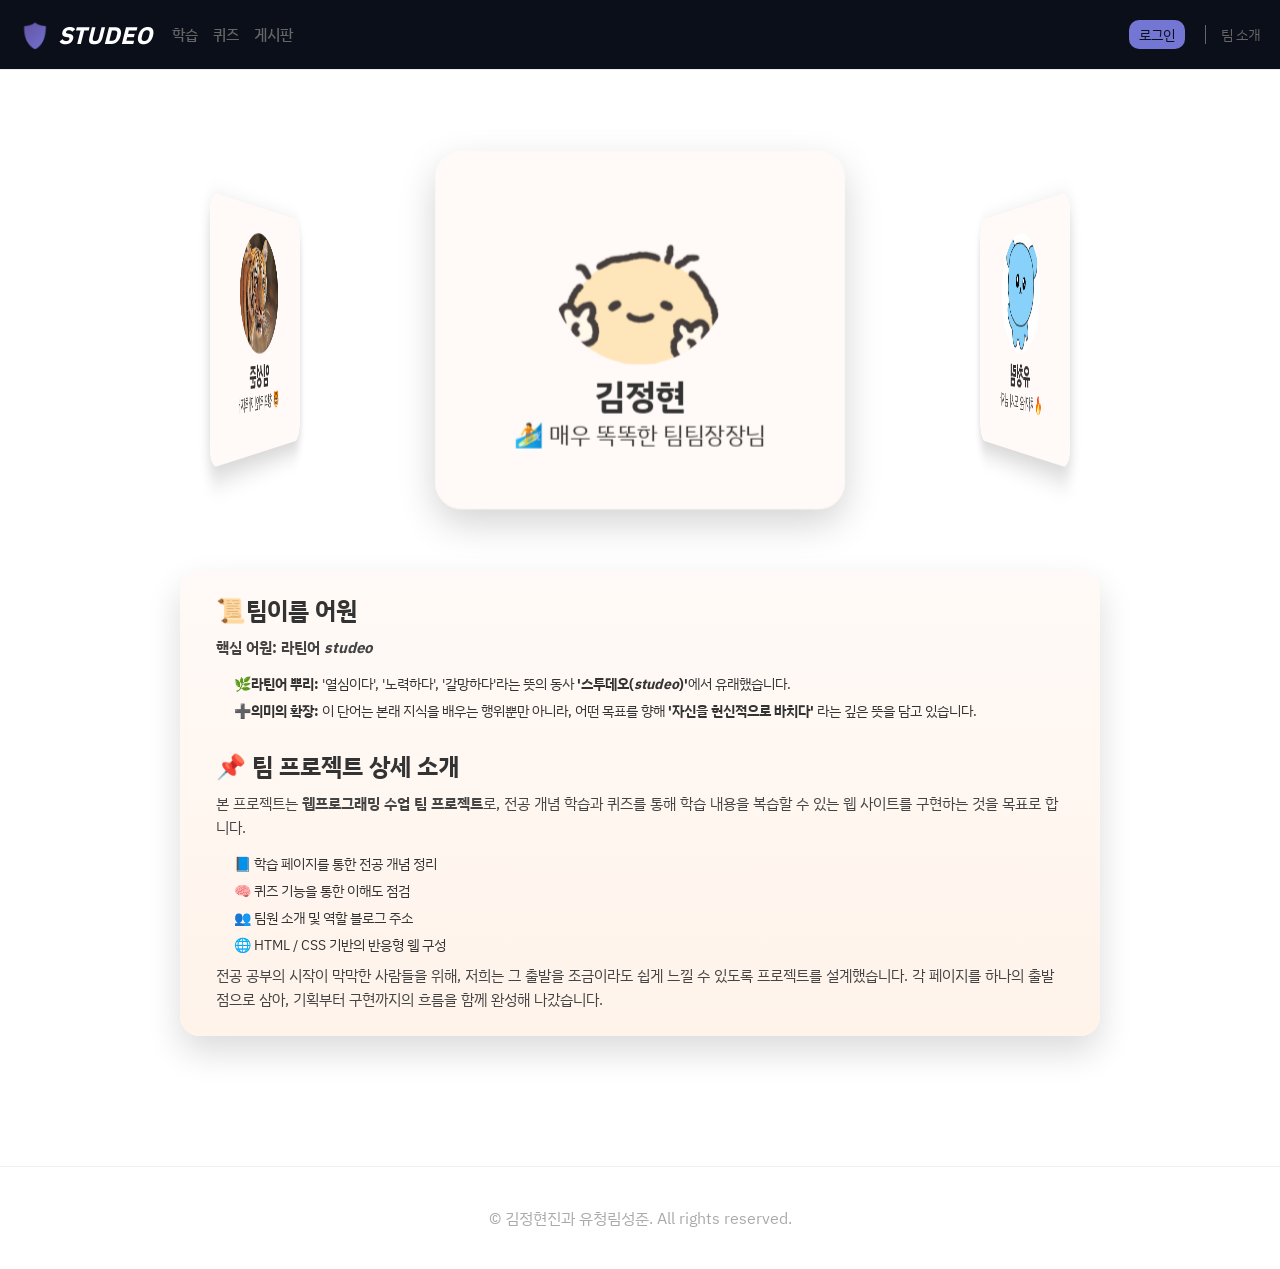
<file: src/pages/team.html>
<!doctype html>
<html lang="ko">
  <head>
    <meta charset="UTF-8" />
    <meta name="viewport" content="width=device-width, initial-scale=1.0" />
    <title>STUDEO</title>
    <link rel="preconnect" href="https://fonts.googleapis.com" />
    <link rel="preconnect" href="https://fonts.gstatic.com" crossorigin />
    <link
      href="https://fonts.googleapis.com/css2?family=IBM+Plex+Sans+KR&display=swap"
      rel="stylesheet"
    />
    <!-- ✅ 공통 스타일 -->
    <link rel="stylesheet" href="../style/style.css" />

    <!-- ✅ 팀 페이지 전용 -->
    <link rel="stylesheet" href="../style/team.css" />
  </head>

  <!-- ✅ team 페이지 스코프 -->
  <body class="team-page">
    <header>
      <div class="header-left">
        <a href="/index.html" class="logo">
          <span
            style="
              background: linear-gradient(135deg, #614e9c, #7476d4);
              -webkit-background-clip: text;
              -webkit-text-fill-color: transparent;
            "
            >🛡️</span
          ><span style="font-style: italic">STUDEO</span>
        </a>
        <img
          src="/assets/list.png"
          alt=""
          class="menu-toggle"
          id="mobile-menu"
        />
        <ul class="nav-links">
          <li><a href="/src/pages/learn.html">학습</a></li>
          <li><a href="/src/pages/quiz/quizzes.html">퀴즈</a></li>
          <li><a href="/src/pages/community.html">게시판</a></li>
          <li class="member-only">
            <a href="/src/pages/mistake.html">오답 노트</a>
          </li>
        </ul>
      </div>

      <div class="header-right">
        <div class="login"><a href="/src/pages/login.html">로그인</a></div>
        <a href="/src/pages/mypage.html" class="mypage-link member-only">
          <img src="/assets/mypage-icon.png" alt="프로필 이미지" />
        </a>
        <a href="/src/pages/team.html" class="team-link">팀 소개</a>
      </div>
    </header>

    <div class="container">
      <!-- ✅ 3D 캐러셀 -->
      <div class="scene">
        <div class="carousel">
          <div class="profile">
            <div class="profile-inner">
              <img
                class="profile-img"
                src="../../assets/kim.png"
                alt="김정현"
              />
              <h2>김정현</h2>
              <p class="subtitle">🏄 매우 똑똑한 팀팀장장님</p>
              <div class="info">
                <p class="info-line">
                  <b>GitHub 주소</b>
                  <br />
                  <a href="https://github.com/junghyunkim329" target="_blank">
                    https://github.com/junghyunkim329
                  </a>
                </p>

                <p class="info-line">
                  <b>Blog 주소</b>
                  <br />
                  <a href="https://shshjang14.tistory.com/" target="_blank"
                    >https://shshjang14.tistory.com/
                  </a>
                </p>

                <p class="info-line">
                  <b>포트폴리오 주소</b>
                  <br />
                  <a href="https://shshjang14.vercel.app/" target="_blank">
                    https://shshjang14.vercel.app/
                  </a>
                </p>
                <p><b>팀원 역할</b><br />총괄, 메인프레임, 학습페이지</p>
              </div>
            </div>
          </div>

          <div class="profile">
            <div class="profile-inner">
              <img class="profile-img" src="../../assets/yu.jpg" alt="유청림" />
              <h2>유청림</h2>
              <p class="subtitle">🔥 차가운 도시 남자</p>
              <div class="info">
                <p class="info-line">
                  <b>GitHub 주소</b>
                  <br />
                  <a href="https://github.com/Rocheong" target="_blank">
                    https://github.com/Rocheong
                  </a>
                </p>

                <p class="info-line">
                  <b>Blog 주소</b>
                  <br />
                  <a href="https://blog.naver.com/rocheong1714" target="_blank"
                    >https://blog.naver.com/rocheong1714
                  </a>
                </p>

                <p class="info-line">
                  <b>포트폴리오 주소</b>
                  <br />
                  <a
                    href="https://portfolio-chi-mauve-64.vercel.app/assignments.html"
                    target="_blank"
                    >https://portfolio-chi-mauve-64.vercel.app/assignments.html</a
                  >
                </p>
                <p><b>팀원 역할</b><br />퀴즈 페이지</p>
              </div>
            </div>
          </div>

          <div class="profile">
            <div class="profile-inner">
              <img
                class="profile-img"
                src="../../assets/jung.jpg"
                alt="정현진"
              />
              <h2>정현진</h2>
              <p class="subtitle">🎨 감성 디자이너</p>
              <div class="info">
                <p class="info-line">
                  <b>GitHub 주소</b>
                  <br />
                  <a href="https://github.com/zkrxnp" target="_blank">
                    https://github.com/zkrxnp
                  </a>
                </p>

                <p class="info-line">
                  <b>Blog 주소</b>
                  <br />
                  <a href="https://hjstu.tistory.com/" target="_blank"
                    >https://hjstu.tistory.com/
                  </a>
                </p>

                <p class="info-line">
                  <b>포트폴리오 주소</b>
                  <br />
                  <a
                    href="https://web-final-exam-qc6r.vercel.app/"
                    target="_blank"
                    >https://web-final-exam-qc6r.vercel.app/</a
                  >
                </p>
                <p><b>팀원 역할</b><br />메인 프레임, 반응형 작업, 검수</p>
              </div>
            </div>
          </div>

          <div class="profile">
            <div class="profile-inner">
              <img
                class="profile-img"
                src="../../assets/lim.jpg"
                alt="임성준"
              />
              <h2>임성준</h2>
              <p class="subtitle">🐯 창의적인 개척자</p>
              <div class="info">
                <p class="info-line">
                  <b>GitHub 주소</b>
                  <br />
                  <a href="https://github.com/lsjking" target="_blank">
                    https://github.com/lsjking
                  </a>
                </p>

                <p class="info-line">
                  <b>Blog 주소</b>
                  <br />
                  <a href="https://lsjking911.tistory.com/" target="_blank"
                    >https://lsjking911.tistory.com/
                  </a>
                </p>

                <p class="info-line">
                  <b>포트폴리오 주소</b>
                  <br />
                  <a href="https://absoul.vercel.app/" target="_blank"
                    >https://absoul.vercel.app/</a
                  >
                </p>
                <p><b>팀원 역할</b><br />홈 페이지, 팀 소개 페이지</p>
              </div>
            </div>
          </div>
        </div>
      </div>

      <!-- ✅ 메인 소개 -->
      <div class="main">
        <section class="project-detail">
          <h3>📜팀이름 어원</h3>
          <p>
            <b>핵심 어원: 라틴어<i> studeo</i></b>
          </p>
          <ul class="project-list">
            <li>
              <b>🌿라틴어 뿌리:</b> '열심이다', '노력하다', '갈망하다'라는 뜻의
              동사 <b>'스투데오(<i>studeo</i>)'</b>에서 유래했습니다.
            </li>
            <li>
              <b>➕의미의 확장:</b> 이 단어는 본래 지식을 배우는 행위뿐만
              아니라, 어떤 목표를 향해 <b>'자신을 헌신적으로 바치다' </b>라는
              깊은 뜻을 담고 있습니다.
            </li>
          </ul>
          <br />
          <h3>📌 팀 프로젝트 상세 소개</h3>
          <p>
            본 프로젝트는 <b>웹프로그래밍 수업 팀 프로젝트</b>로, 전공 개념
            학습과 퀴즈를 통해 학습 내용을 복습할 수 있는 웹 사이트를 구현하는
            것을 목표로 합니다.
          </p>

          <ul class="project-list">
            <li>📘 학습 페이지를 통한 전공 개념 정리</li>
            <li>🧠 퀴즈 기능을 통한 이해도 점검</li>
            <li>👥 팀원 소개 및 역할 블로그 주소</li>
            <li>🌐 HTML / CSS 기반의 반응형 웹 구성</li>
          </ul>

          <p class="project-note">
            전공 공부의 시작이 막막한 사람들을 위해, 저희는 그 출발을 조금이라도
            쉽게 느낄 수 있도록 프로젝트를 설계했습니다. 각 페이지를 하나의
            출발점으로 삼아, 기획부터 구현까지의 흐름을 함께 완성해 나갔습니다.
          </p>
        </section>
      </div>
    </div>
    <footer>© 김정현진과 유청림성준. All rights reserved.</footer>
    <script src="/src/script/main.js"></script>
  </body>
</html>
</file>
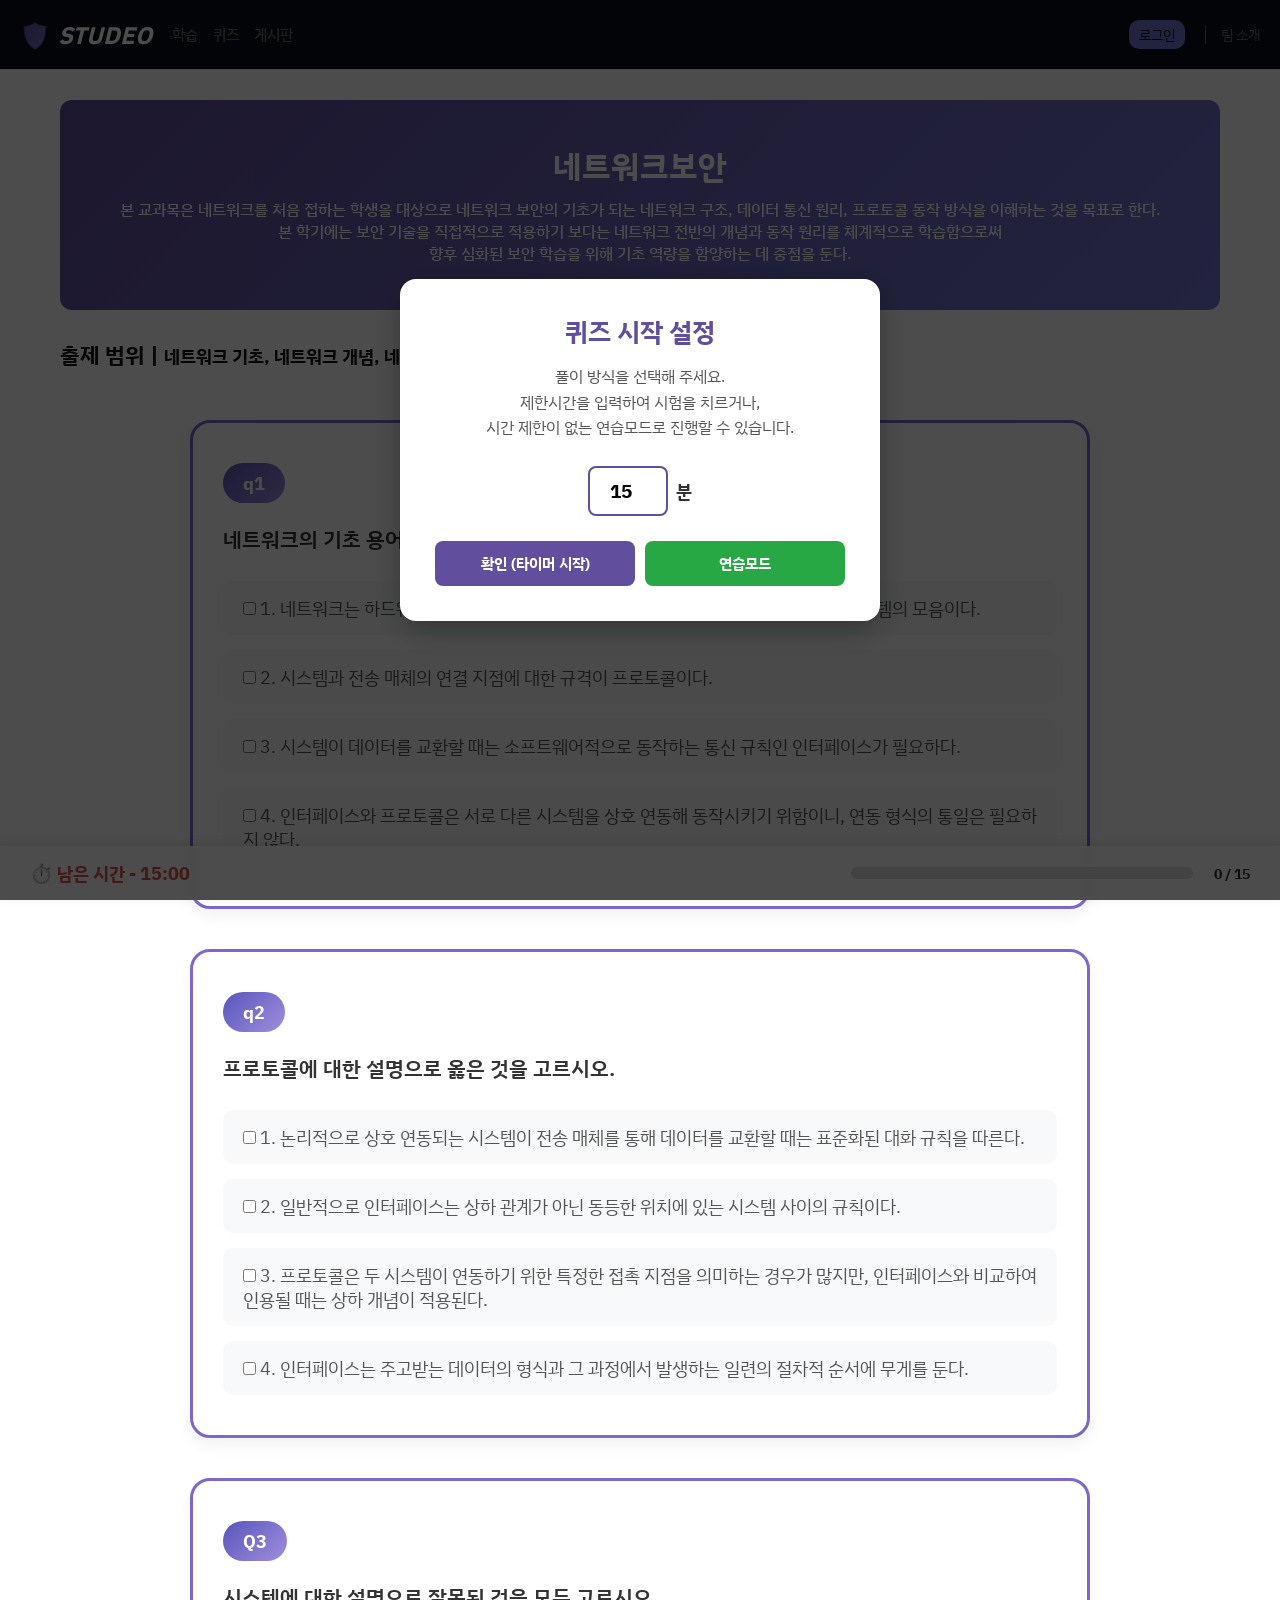
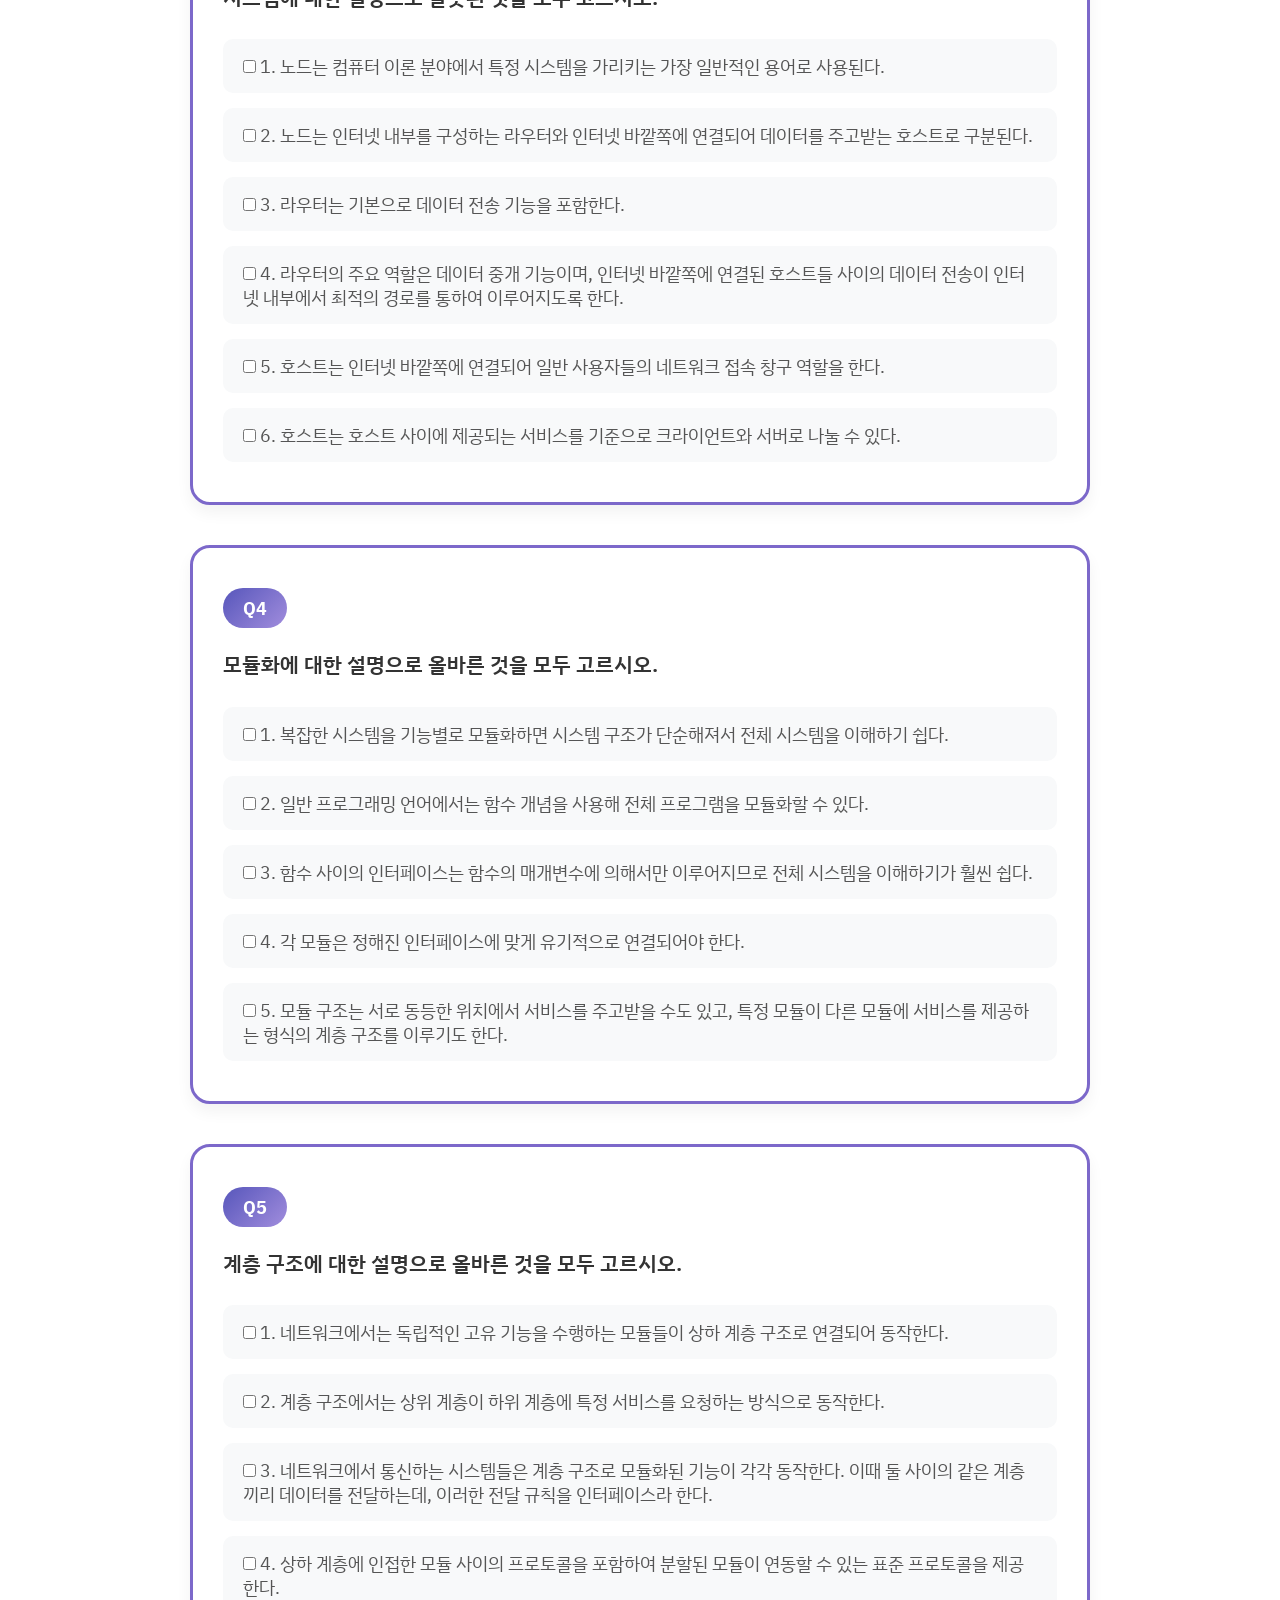
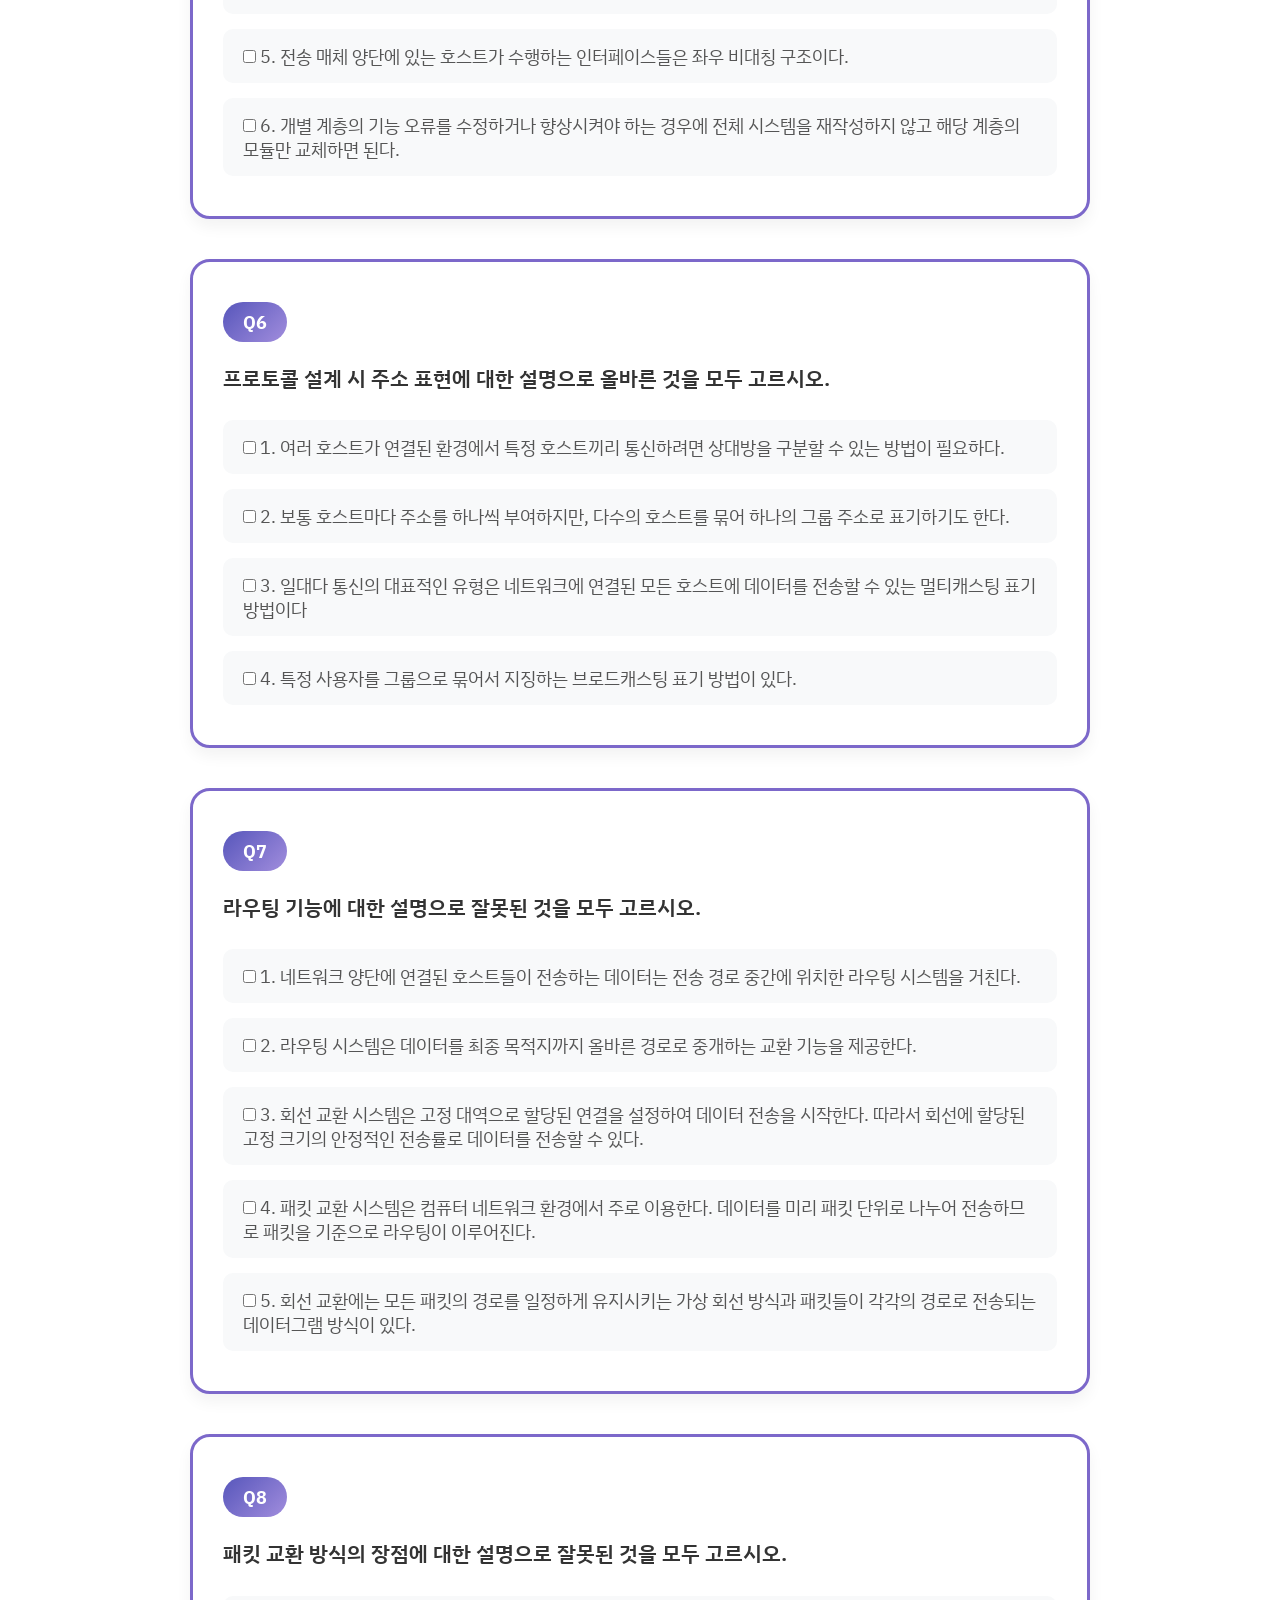
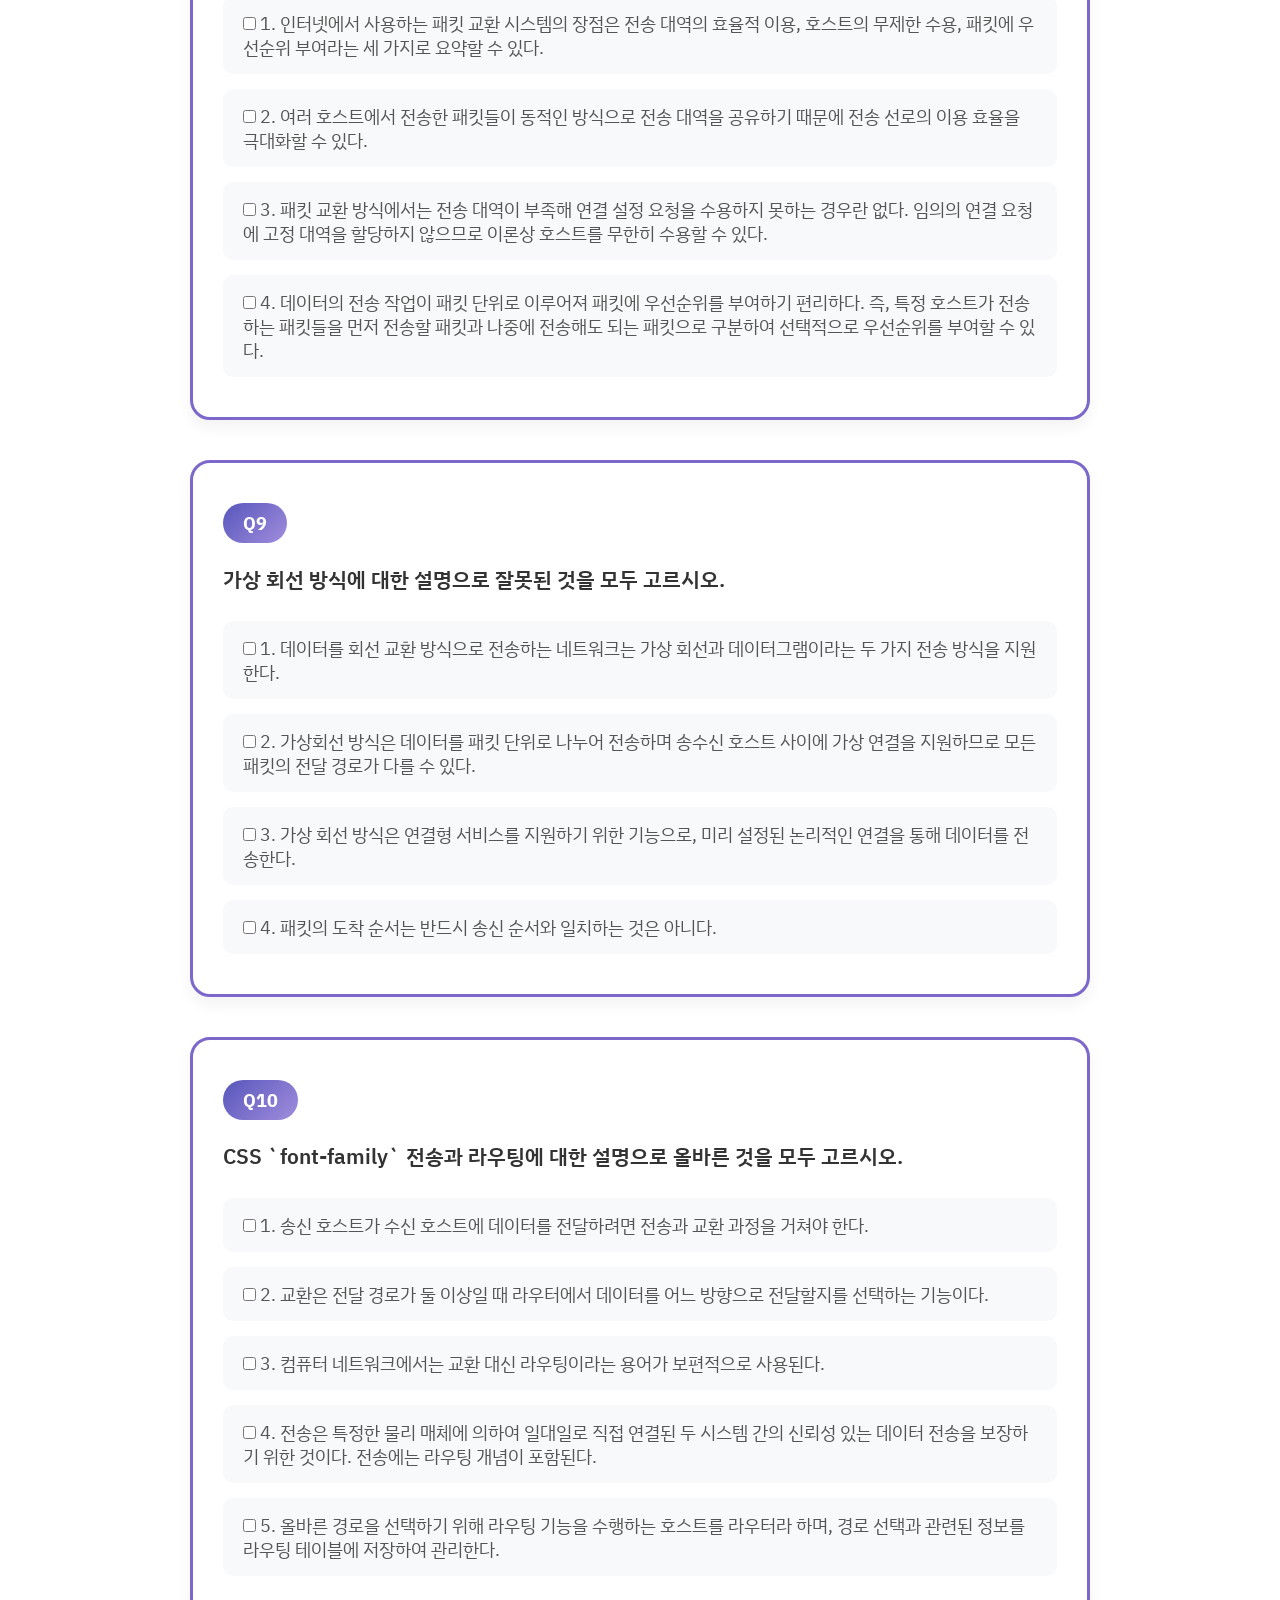
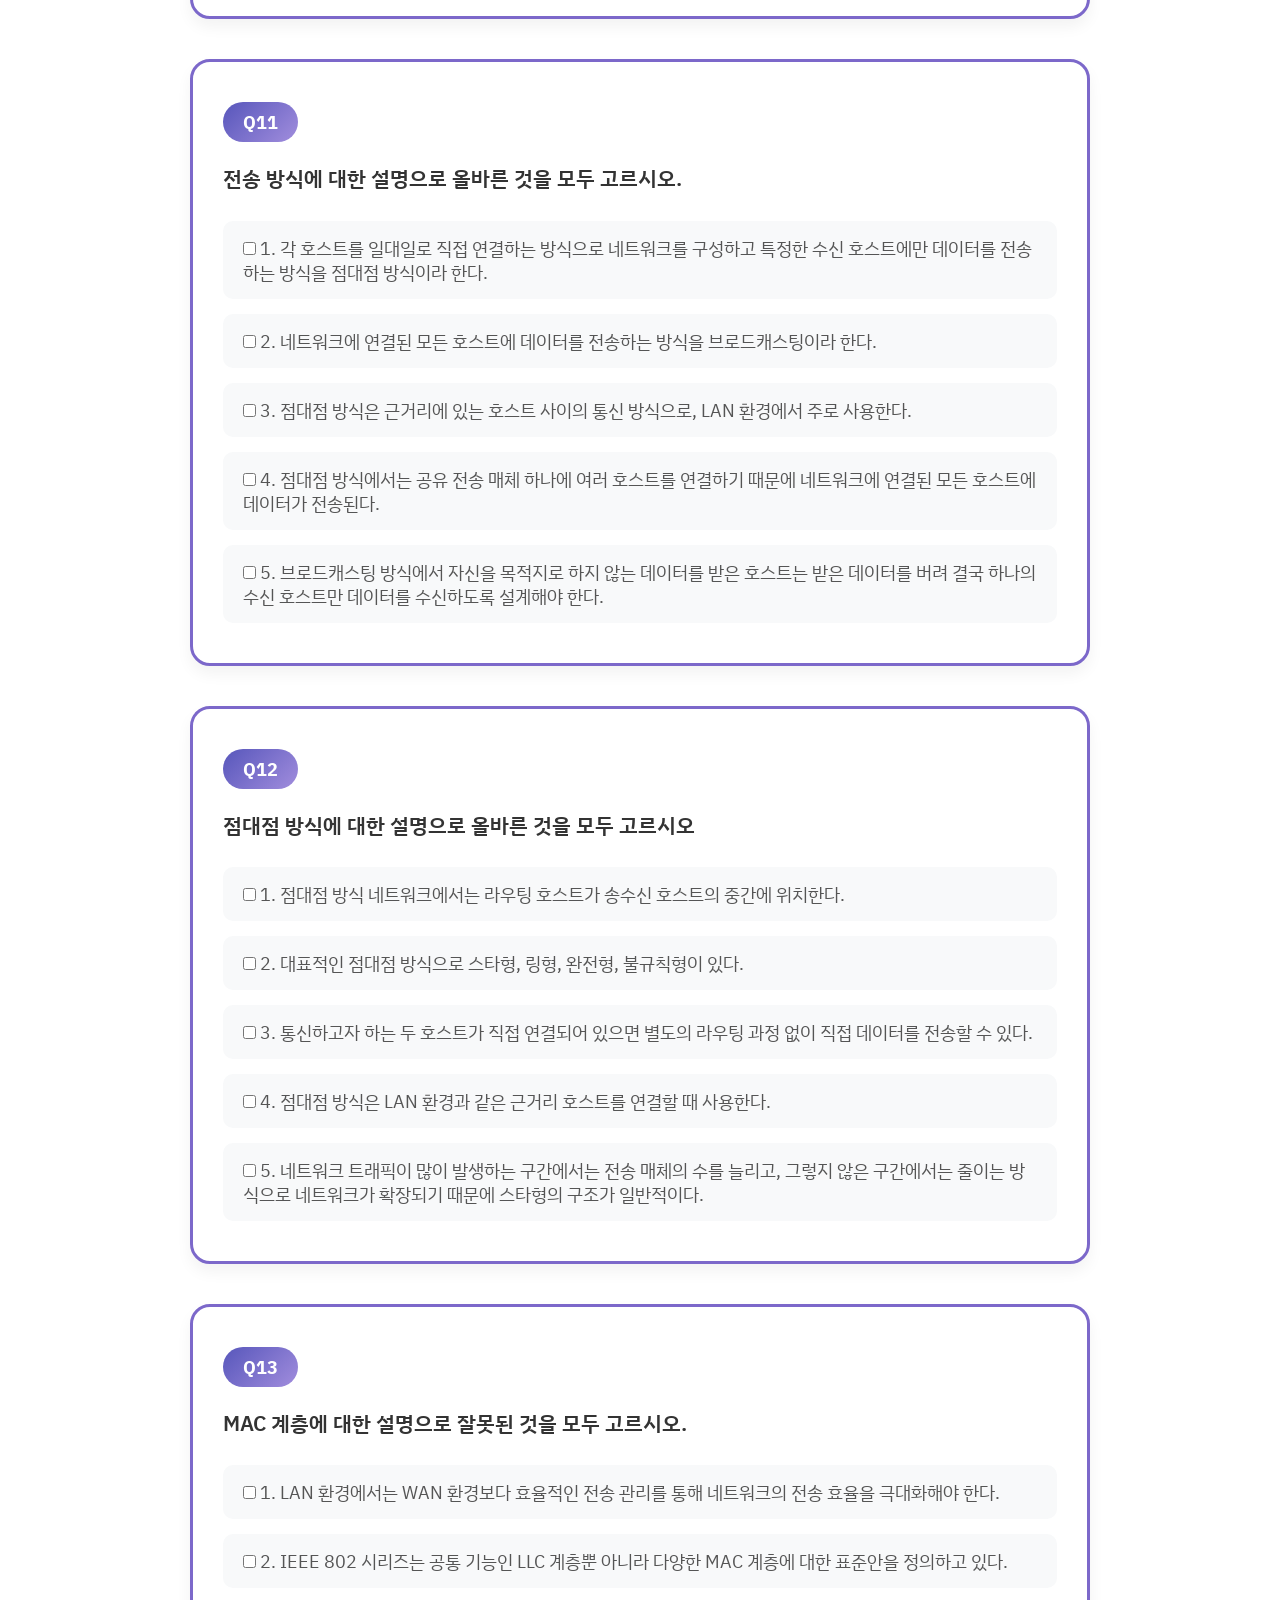
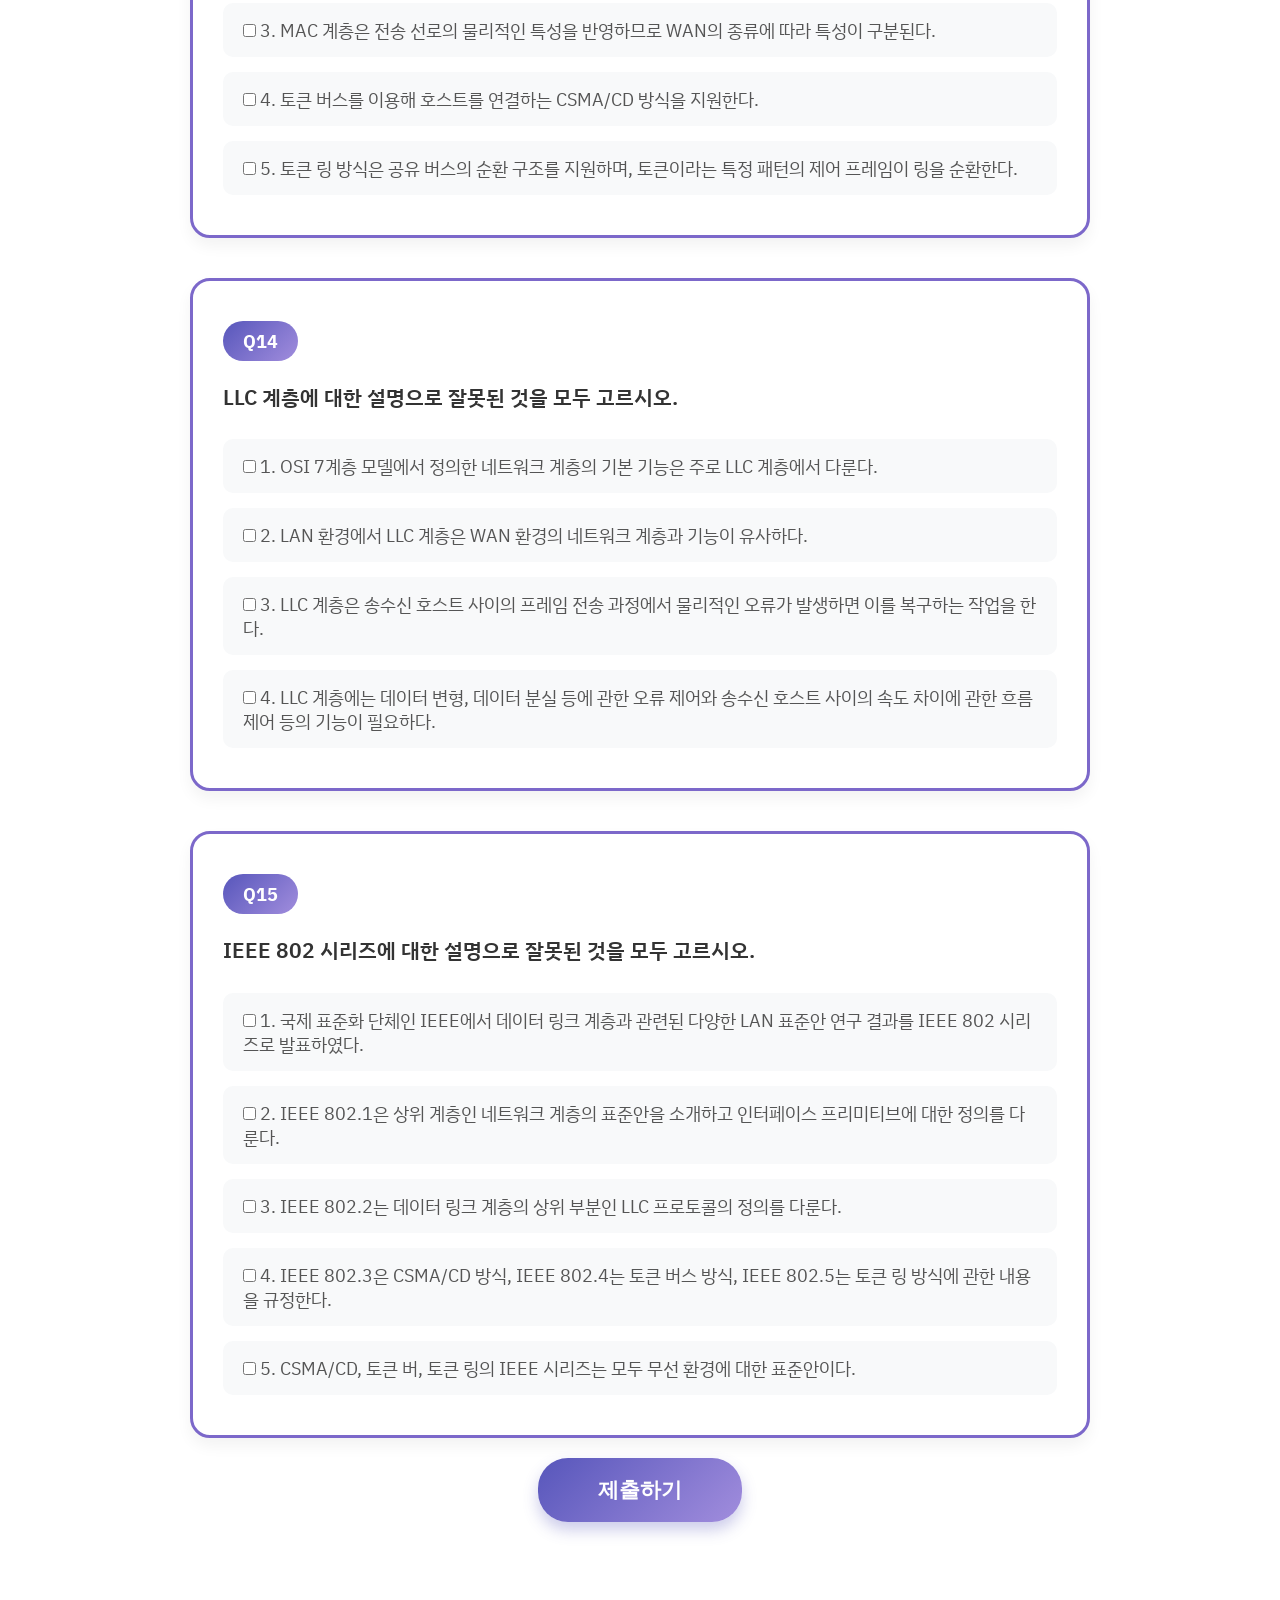
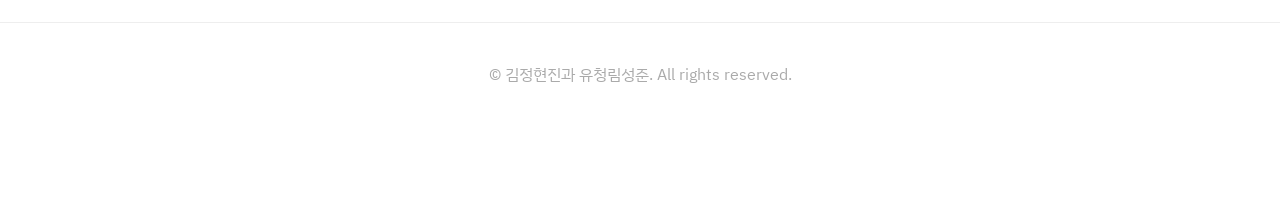
<file: src/pages/quiz/network.html>
<!doctype html>
<html lang="ko">
  <head>
    <meta charset="UTF-8" />
    <meta name="viewport" content="width=device-width, initial-scale=1.0" />
    <title>STUDEO</title>
    <link rel="preconnect" href="https://fonts.googleapis.com" />
    <link rel="preconnect" href="https://fonts.gstatic.com" crossorigin />
    <link
      href="https://fonts.googleapis.com/css2?family=IBM+Plex+Sans+KR&display=swap"
      rel="stylesheet"
    />
    <link rel="stylesheet" href="../../style/style.css" />
    <link rel="stylesheet" href="../../style/banner.css" />
    <link rel="stylesheet" href="../../style/card.css" />
    <link rel="stylesheet" href="../../style/question.css" />
    <link rel="stylesheet" href="../../style/quiz.css" />
  </head>
  <body>
    <div class="sticky-status-bar">
      <div class="status-timer" id="timer-display">⏱️ 남은 시간 - 15:00</div>
      <div class="status-progress-container">
        <div class="status-progress-bar">
          <div class="status-progress-fill" id="progress-fill"></div>
        </div>
        <div class="status-progress-text" id="progress-text">0 / 15</div>
      </div>
    </div>

    <header>
      <div class="header-left">
        <a href="/index.html" class="logo">
          <span
            style="
              background: linear-gradient(135deg, #614e9c, #7476d4);
              -webkit-background-clip: text;
              -webkit-text-fill-color: transparent;
            "
            >🛡️</span
          ><span style="font-style: italic">STUDEO</span>
        </a>
        <img
          src="/assets/list.png"
          alt=""
          class="menu-toggle"
          id="mobile-menu"
        />
        <ul class="nav-links">
          <li><a href="/src/pages/learn.html">학습</a></li>
          <li><a href="/src/pages/quiz/quizzes.html">퀴즈</a></li>
          <li><a href="/src/pages/community.html">게시판</a></li>
          <li class="member-only">
            <a href="/src/pages/mistake.html">오답 노트</a>
          </li>
        </ul>
      </div>

      <div class="header-right">
        <div class="login"><a href="/src/pages/login.html">로그인</a></div>
        <a href="/src/pages/mypage.html" class="mypage-link member-only">
          <img src="/assets/mypage-icon.png" alt="프로필 이미지" />
        </a>
        <a href="/src/pages/team.html" class="team-link">팀 소개</a>
      </div>
    </header>

    <div class="container">
      <div class="banner" id="main-banner">
        <div class="banner-text" id="main-banner-text">
          <h1>네트워크보안</h1>
          <h3>
            본 교과목은 네트워크를 처음 접하는 학생을 대상으로 네트워크 보안의
            기초가 되는 네트워크 구조, 데이터 통신 원리, 프로토콜 동작 방식을
            이해하는 것을 목표로 한다.
            <br />본 학기에는 보안 기술을 직접적으로 적용하기 보다는 네트워크
            전반의 개념과 동작 원리를 체계적으로 학습함으로써<br />향후 심화된
            보안 학습을 위해 기초 역량을 함양하는 데 중점을 둔다.
          </h3>
        </div>
      </div>

      <div class="tabs">
        <span
          >출제 범위 |
          <span style="font-size: smaller"
            >네트워크 기초, 네트워크 개념, 네트워크 기술, 데이터 전송, MAC
            계층</span
          ></span
        >
      </div>
    </div>

    <div class="question_list">
      <div class="question_box" data-qnum="net1">
        <div class="q_num">q1</div>
        <p class="q_text">
          네트워크의 기초 용어에 대한 설명으로 옳은 것을 고르시오.
        </p>
        <div class="q_choices">
          <label
            ><input type="checkbox" name="net1" value="1" /> 1. 네트워크는
            하드웨어적인 전송 매체를 매개로 서로 연결되어 데이터를 교환하는
            시스템의 모음이다.</label
          >
          <label
            ><input type="checkbox" name="net1" value="2" /> 2. 시스템과 전송
            매체의 연결 지점에 대한 규격이 프로토콜이다.</label
          >
          <label
            ><input type="checkbox" name="net1" value="3" /> 3. 시스템이
            데이터를 교환할 때는 소프트웨어적으로 동작하는 통신 규칙인
            인터페이스가 필요하다.</label
          >
          <label
            ><input type="checkbox" name="net1" value="4" /> 4. 인터페이스와
            프로토콜은 서로 다른 시스템을 상호 연동해 동작시키기 위함이니, 연동
            형식의 통일은 필요하지 않다.</label
          >
        </div>
      </div>

      <div class="question_box" data-qnum="net2">
        <div class="q_num">q2</div>
        <p class="q_text">프로토콜에 대한 설명으로 옳은 것을 고르시오.</p>
        <div class="q_choices">
          <label
            ><input type="checkbox" name="net2" value="1" /> 1. 논리적으로 상호
            연동되는 시스템이 전송 매체를 통해 데이터를 교환할 때는 표준화된
            대화 규칙을 따른다.</label
          >
          <label
            ><input type="checkbox" name="net2" value="2" /> 2. 일반적으로
            인터페이스는 상하 관계가 아닌 동등한 위치에 있는 시스템 사이의
            규칙이다.</label
          >
          <label
            ><input type="checkbox" name="net2" value="3" /> 3. 프로토콜은 두
            시스템이 연동하기 위한 특정한 접촉 지점을 의미하는 경우가 많지만,
            인터페이스와 비교하여 인용될 때는 상하 개념이 적용된다.</label
          >
          <label
            ><input type="checkbox" name="net2" value="4" /> 4. 인터페이스는
            주고받는 데이터의 형식과 그 과정에서 발생하는 일련의 절차적 순서에
            무게를 둔다.</label
          >
        </div>
      </div>

      <div class="question_box" data-qnum="net3">
        <div class="q_num">Q3</div>
        <p class="q_text">시스템에 대한 설명으로 잘못된 것을 모두 고르시오.</p>
        <div class="q_choices">
          <label
            ><input type="checkbox" name="net3" value="1" /> 1. 노드는 컴퓨터
            이론 분야에서 특정 시스템을 가리키는 가장 일반적인 용어로
            사용된다.</label
          >
          <label
            ><input type="checkbox" name="net3" value="2" /> 2. 노드는 인터넷
            내부를 구성하는 라우터와 인터넷 바깥쪽에 연결되어 데이터를 주고받는
            호스트로 구분된다.</label
          >
          <label
            ><input type="checkbox" name="net3" value="3" /> 3. 라우터는
            기본으로 데이터 전송 기능을 포함한다.</label
          >
          <label
            ><input type="checkbox" name="net3" value="4" /> 4. 라우터의 주요
            역할은 데이터 중개 기능이며, 인터넷 바깥쪽에 연결된 호스트들 사이의
            데이터 전송이 인터넷 내부에서 최적의 경로를 통하여 이루어지도록
            한다.</label
          >
          <label
            ><input type="checkbox" name="net3" value="5" /> 5. 호스트는 인터넷
            바깥쪽에 연결되어 일반 사용자들의 네트워크 접속 창구 역할을
            한다.</label
          >
          <label
            ><input type="checkbox" name="net3" value="6" /> 6. 호스트는 호스트
            사이에 제공되는 서비스를 기준으로 크라이언트와 서버로 나눌 수
            있다.</label
          >
        </div>
      </div>

      <div class="question_box" data-qnum="net4">
        <div class="q_num">Q4</div>
        <p class="q_text">모듈화에 대한 설명으로 올바른 것을 모두 고르시오.</p>
        <div class="q_choices">
          <label
            ><input type="checkbox" name="net4" value="1" /> 1. 복잡한 시스템을
            기능별로 모듈화하면 시스템 구조가 단순해져서 전체 시스템을 이해하기
            쉽다.</label
          >
          <label
            ><input type="checkbox" name="net4" value="2" /> 2. 일반 프로그래밍
            언어에서는 함수 개념을 사용해 전체 프로그램을 모듈화할 수
            있다.</label
          >
          <label
            ><input type="checkbox" name="net4" value="3" /> 3. 함수 사이의
            인터페이스는 함수의 매개변수에 의해서만 이루어지므로 전체 시스템을
            이해하기가 훨씬 쉽다.</label
          >
          <label
            ><input type="checkbox" name="net4" value="4" /> 4. 각 모듈은 정해진
            인터페이스에 맞게 유기적으로 연결되어야 한다.</label
          >
          <label
            ><input type="checkbox" name="net4" value="5" /> 5. 모듈 구조는 서로
            동등한 위치에서 서비스를 주고받을 수도 있고, 특정 모듈이 다른 모듈에
            서비스를 제공하는 형식의 계층 구조를 이루기도 한다.</label
          >
        </div>
      </div>

      <div class="question_box" data-qnum="net5">
        <div class="q_num">Q5</div>
        <p class="q_text">
          계층 구조에 대한 설명으로 올바른 것을 모두 고르시오.
        </p>
        <div class="q_choices">
          <label
            ><input type="checkbox" name="net5" value="1" /> 1. 네트워크에서는
            독립적인 고유 기능을 수행하는 모듈들이 상하 계층 구조로 연결되어
            동작한다.</label
          >
          <label
            ><input type="checkbox" name="net5" value="2" /> 2. 계층 구조에서는
            상위 계층이 하위 계층에 특정 서비스를 요청하는 방식으로
            동작한다.</label
          >
          <label
            ><input type="checkbox" name="net5" value="3" /> 3. 네트워크에서
            통신하는 시스템들은 계층 구조로 모듈화된 기능이 각각 동작한다. 이때
            둘 사이의 같은 계층끼리 데이터를 전달하는데, 이러한 전달 규칙을
            인터페이스라 한다.</label
          >
          <label
            ><input type="checkbox" name="net5" value="4" /> 4. 상하 계층에
            인접한 모듈 사이의 프로토콜을 포함하여 분할된 모듈이 연동할 수 있는
            표준 프로토콜을 제공한다.</label
          >
          <label
            ><input type="checkbox" name="net5" value="5" /> 5. 전송 매체 양단에
            있는 호스트가 수행하는 인터페이스들은 좌우 비대칭 구조이다.</label
          >
          <label
            ><input type="checkbox" name="net5" value="6" /> 6. 개별 계층의 기능
            오류를 수정하거나 향상시켜야 하는 경우에 전체 시스템을 재작성하지
            않고 해당 계층의 모듈만 교체하면 된다.</label
          >
        </div>
      </div>

      <div class="question_box" data-qnum="net6">
        <div class="q_num">Q6</div>
        <p class="q_text">
          프로토콜 설계 시 주소 표현에 대한 설명으로 올바른 것을 모두 고르시오.
        </p>
        <div class="q_choices">
          <label
            ><input type="checkbox" name="net6" value="1" /> 1. 여러 호스트가
            연결된 환경에서 특정 호스트끼리 통신하려면 상대방을 구분할 수 있는
            방법이 필요하다.</label
          >
          <label
            ><input type="checkbox" name="net6" value="2" /> 2. 보통 호스트마다
            주소를 하나씩 부여하지만, 다수의 호스트를 묶어 하나의 그룹 주소로
            표기하기도 한다.</label
          >
          <label
            ><input type="checkbox" name="net6" value="3" /> 3. 일대다 통신의
            대표적인 유형은 네트워크에 연결된 모든 호스트에 데이터를 전송할 수
            있는 멀티캐스팅 표기 방법이다</label
          >
          <label
            ><input type="checkbox" name="net6" value="4" /> 4. 특정 사용자를
            그룹으로 묶어서 지징하는 브로드캐스팅 표기 방법이 있다.</label
          >
        </div>
      </div>

      <div class="question_box" data-qnum="net7">
        <div class="q_num">Q7</div>
        <p class="q_text">
          라우팅 기능에 대한 설명으로 잘못된 것을 모두 고르시오.
        </p>
        <div class="q_choices">
          <label
            ><input type="checkbox" name="net7" value="1" /> 1. 네트워크 양단에
            연결된 호스트들이 전송하는 데이터는 전송 경로 중간에 위치한 라우팅
            시스템을 거친다.</label
          >
          <label
            ><input type="checkbox" name="net7" value="2" /> 2. 라우팅 시스템은
            데이터를 최종 목적지까지 올바른 경로로 중개하는 교환 기능을
            제공한다.</label
          >
          <label
            ><input type="checkbox" name="net7" value="3" /> 3. 회선 교환
            시스템은 고정 대역으로 할당된 연결을 설정하여 데이터 전송을
            시작한다. 따라서 회선에 할당된 고정 크기의 안정적인 전송률로
            데이터를 전송할 수 있다.</label
          >
          <label
            ><input type="checkbox" name="net7" value="4" /> 4. 패킷 교환
            시스템은 컴퓨터 네트워크 환경에서 주로 이용한다. 데이터를 미리 패킷
            단위로 나누어 전송하므로 패킷을 기준으로 라우팅이 이루어진다.</label
          >
          <label
            ><input type="checkbox" name="net7" value="5" /> 5. 회선 교환에는
            모든 패킷의 경로를 일정하게 유지시키는 가상 회선 방식과 패킷들이
            각각의 경로로 전송되는 데이터그램 방식이 있다.</label
          >
        </div>
      </div>

      <div class="question_box" data-qnum="net8">
        <div class="q_num">Q8</div>
        <p class="q_text">
          패킷 교환 방식의 장점에 대한 설명으로 잘못된 것을 모두 고르시오.
        </p>
        <div class="q_choices">
          <label
            ><input type="checkbox" name="net8" value="1" /> 1. 인터넷에서
            사용하는 패킷 교환 시스템의 장점은 전송 대역의 효율적 이용, 호스트의
            무제한 수용, 패킷에 우선순위 부여라는 세 가지로 요약할 수
            있다.</label
          >
          <label
            ><input type="checkbox" name="net8" value="2" /> 2. 여러 호스트에서
            전송한 패킷들이 동적인 방식으로 전송 대역을 공유하기 때문에 전송
            선로의 이용 효율을 극대화할 수 있다.</label
          >
          <label
            ><input type="checkbox" name="net8" value="3" /> 3. 패킷 교환
            방식에서는 전송 대역이 부족해 연결 설정 요청을 수용하지 못하는
            경우란 없다. 임의의 연결 요청에 고정 대역을 할당하지 않으므로 이론상
            호스트를 무한히 수용할 수 있다.</label
          >
          <label
            ><input type="checkbox" name="net8" value="4" /> 4. 데이터의 전송
            작업이 패킷 단위로 이루어져 패킷에 우선순위를 부여하기 편리하다. 즉,
            특정 호스트가 전송하는 패킷들을 먼저 전송할 패킷과 나중에 전송해도
            되는 패킷으로 구분하여 선택적으로 우선순위를 부여할 수 있다.</label
          >
        </div>
      </div>

      <div class="question_box" data-qnum="net9">
        <div class="q_num">Q9</div>
        <p class="q_text">
          가상 회선 방식에 대한 설명으로 잘못된 것을 모두 고르시오.
        </p>
        <div class="q_choices">
          <label
            ><input type="checkbox" name="net9" value="1" /> 1. 데이터를 회선
            교환 방식으로 전송하는 네트워크는 가상 회선과 데이터그램이라는 두
            가지 전송 방식을 지원한다.</label
          >
          <label
            ><input type="checkbox" name="net9" value="2" /> 2. 가상회선 방식은
            데이터를 패킷 단위로 나누어 전송하며 송수신 호스트 사이에 가상
            연결을 지원하므로 모든 패킷의 전달 경로가 다를 수 있다.</label
          >
          <label
            ><input type="checkbox" name="net9" value="3" /> 3. 가상 회선 방식은
            연결형 서비스를 지원하기 위한 기능으로, 미리 설정된 논리적인 연결을
            통해 데이터를 전송한다.</label
          >
          <label
            ><input type="checkbox" name="net9" value="4" /> 4. 패킷의 도착
            순서는 반드시 송신 순서와 일치하는 것은 아니다.</label
          >
        </div>
      </div>

      <div class="question_box" data-qnum="net10">
        <div class="q_num">Q10</div>
        <p class="q_text">
          CSS `font-family` 전송과 라우팅에 대한 설명으로 올바른 것을 모두
          고르시오.
        </p>
        <div class="q_choices">
          <label
            ><input type="checkbox" name="net10" value="1" /> 1. 송신 호스트가
            수신 호스트에 데이터를 전달하려면 전송과 교환 과정을 거쳐야
            한다.</label
          >
          <label
            ><input type="checkbox" name="net10" value="2" /> 2. 교환은 전달
            경로가 둘 이상일 때 라우터에서 데이터를 어느 방향으로 전달할지를
            선택하는 기능이다.</label
          >
          <label
            ><input type="checkbox" name="net10" value="3" /> 3. 컴퓨터
            네트워크에서는 교환 대신 라우팅이라는 용어가 보편적으로
            사용된다.</label
          >
          <label
            ><input type="checkbox" name="net10" value="4" /> 4. 전송은 특정한
            물리 매체에 의하여 일대일로 직접 연결된 두 시스템 간의 신뢰성 있는
            데이터 전송을 보장하기 위한 것이다. 전송에는 라우팅 개념이
            포함된다.</label
          >
          <label
            ><input type="checkbox" name="net10" value="5" /> 5. 올바른 경로을
            선택하기 위해 라우팅 기능을 수행하는 호스트를 라우터라 하며, 경로
            선택과 관련된 정보를 라우팅 테이블에 저장하여 관리한다.</label
          >
        </div>
      </div>

      <div class="question_box" data-qnum="net11">
        <div class="q_num">Q11</div>
        <p class="q_text">
          전송 방식에 대한 설명으로 올바른 것을 모두 고르시오.
        </p>
        <div class="q_choices">
          <label
            ><input type="checkbox" name="net11" value="1" /> 1. 각 호스트를
            일대일로 직접 연결하는 방식으로 네트워크를 구성하고 특정한 수신
            호스트에만 데이터를 전송하는 방식을 점대점 방식이라 한다.</label
          >
          <label
            ><input type="checkbox" name="net11" value="2" /> 2. 네트워크에
            연결된 모든 호스트에 데이터를 전송하는 방식을 브로드캐스팅이라
            한다.</label
          >
          <label
            ><input type="checkbox" name="net11" value="3" /> 3. 점대점 방식은
            근거리에 있는 호스트 사이의 통신 방식으로, LAN 환경에서 주로
            사용한다.</label
          >
          <label
            ><input type="checkbox" name="net11" value="4" /> 4. 점대점
            방식에서는 공유 전송 매체 하나에 여러 호스트를 연결하기 때문에
            네트워크에 연결된 모든 호스트에 데이터가 전송된다.</label
          >
          <label
            ><input type="checkbox" name="net11" value="5" /> 5. 브로드캐스팅
            방식에서 자신을 목적지로 하지 않는 데이터를 받은 호스트는 받은
            데이터를 버려 결국 하나의 수신 호스트만 데이터를 수신하도록 설계해야
            한다.</label
          >
        </div>
      </div>

      <div class="question_box" data-qnum="net12">
        <div class="q_num">Q12</div>
        <p class="q_text">
          점대점 방식에 대한 설명으로 올바른 것을 모두 고르시오
        </p>
        <div class="q_choices">
          <label
            ><input type="checkbox" name="net12" value="1" /> 1. 점대점 방식
            네트워크에서는 라우팅 호스트가 송수신 호스트의 중간에
            위치한다.</label
          >
          <label
            ><input type="checkbox" name="net12" value="2" /> 2. 대표적인 점대점
            방식으로 스타형, 링형, 완전형, 불규칙형이 있다.</label
          >
          <label
            ><input type="checkbox" name="net12" value="3" /> 3. 통신하고자 하는
            두 호스트가 직접 연결되어 있으면 별도의 라우팅 과정 없이 직접
            데이터를 전송할 수 있다.</label
          >
          <label
            ><input type="checkbox" name="net12" value="4" /> 4. 점대점 방식은
            LAN 환경과 같은 근거리 호스트를 연결할 때 사용한다.</label
          >
          <label
            ><input type="checkbox" name="net12" value="5" /> 5. 네트워크
            트래픽이 많이 발생하는 구간에서는 전송 매체의 수를 늘리고, 그렇지
            않은 구간에서는 줄이는 방식으로 네트워크가 확장되기 때문에 스타형의
            구조가 일반적이다.</label
          >
        </div>
      </div>

      <div class="question_box" data-qnum="net13">
        <div class="q_num">Q13</div>
        <p class="q_text">
          MAC 계층에 대한 설명으로 잘못된 것을 모두 고르시오.
        </p>
        <div class="q_choices">
          <label
            ><input type="checkbox" name="net13" value="1" /> 1. LAN 환경에서는
            WAN 환경보다 효율적인 전송 관리를 통해 네트워크의 전송 효율을
            극대화해야 한다.</label
          >
          <label
            ><input type="checkbox" name="net13" value="2" /> 2. IEEE 802
            시리즈는 공통 기능인 LLC 계층뿐 아니라 다양한 MAC 계층에 대한
            표준안을 정의하고 있다.</label
          >
          <label
            ><input type="checkbox" name="net13" value="3" /> 3. MAC 계층은 전송
            선로의 물리적인 특성을 반영하므로 WAN의 종류에 따라 특성이
            구분된다.</label
          >
          <label
            ><input type="checkbox" name="net13" value="4" /> 4. 토큰 버스를
            이용해 호스트를 연결하는 CSMA/CD 방식을 지원한다.</label
          >
          <label
            ><input type="checkbox" name="net13" value="5" /> 5. 토큰 링 방식은
            공유 버스의 순환 구조를 지원하며, 토큰이라는 특정 패턴의 제어
            프레임이 링을 순환한다.</label
          >
        </div>
      </div>

      <div class="question_box" data-qnum="net14">
        <div class="q_num">Q14</div>
        <p class="q_text">
          LLC 계층에 대한 설명으로 잘못된 것을 모두 고르시오.
        </p>
        <div class="q_choices">
          <label
            ><input type="checkbox" name="net14" value="1" /> 1. OSI 7계층
            모델에서 정의한 네트워크 계층의 기본 기능은 주로 LLC 계층에서
            다룬다.</label
          >
          <label
            ><input type="checkbox" name="net14" value="2" /> 2. LAN 환경에서
            LLC 계층은 WAN 환경의 네트워크 계층과 기능이 유사하다.</label
          >
          <label
            ><input type="checkbox" name="net14" value="3" /> 3. LLC 계층은
            송수신 호스트 사이의 프레임 전송 과정에서 물리적인 오류가 발생하면
            이를 복구하는 작업을 한다.</label
          >
          <label
            ><input type="checkbox" name="net14" value="4" /> 4. LLC 계층에는
            데이터 변형, 데이터 분실 등에 관한 오류 제어와 송수신 호스트 사이의
            속도 차이에 관한 흐름 제어 등의 기능이 필요하다.</label
          >
        </div>
      </div>

      <div class="question_box" data-qnum="net15">
        <div class="q_num">Q15</div>
        <p class="q_text">
          IEEE 802 시리즈에 대한 설명으로 잘못된 것을 모두 고르시오.
        </p>
        <div class="q_choices">
          <label
            ><input type="checkbox" name="net15" value="1" /> 1. 국제 표준화
            단체인 IEEE에서 데이터 링크 계층과 관련된 다양한 LAN 표준안 연구
            결과를 IEEE 802 시리즈로 발표하였다.</label
          >
          <label
            ><input type="checkbox" name="net15" value="2" /> 2. IEEE 802.1은
            상위 계층인 네트워크 계층의 표준안을 소개하고 인터페이스
            프리미티브에 대한 정의를 다룬다.</label
          >
          <label
            ><input type="checkbox" name="net15" value="3" /> 3. IEEE 802.2는
            데이터 링크 계층의 상위 부분인 LLC 프로토콜의 정의를 다룬다.</label
          >
          <label
            ><input type="checkbox" name="net15" value="4" /> 4. IEEE 802.3은
            CSMA/CD 방식, IEEE 802.4는 토큰 버스 방식, IEEE 802.5는 토큰 링
            방식에 관한 내용을 규정한다.</label
          >
          <label
            ><input type="checkbox" name="net15" value="5" /> 5. CSMA/CD, 토큰
            버, 토큰 링의 IEEE 시리즈는 모두 무선 환경에 대한 표준안이다.</label
          >
        </div>
      </div>
    </div>

    <div class="submit_box">
      <button type="button" class="btn_submit" id="btn-submit">제출하기</button>
    </div>

    <div class="custom-modal-overlay" id="result-modal">
      <div class="custom-modal">
        <h2 id="modal-title">퀴즈 결과</h2>
        <p id="modal-content">정답: -개 / 오답: -개</p>
        <div class="custom-modal-buttons">
          <button type="button" class="btn-close" id="btn-modal-close">
            확인
          </button>
          <a href="wrong_notes.html" class="btn-wrong-notes"
            >오답노트 바로가기</a
          >
        </div>
      </div>
    </div>

    <footer>© 김정현진과 유청림성준. All rights reserved.</footer>

    <script src="/src/script/main.js"></script>
    <script src="../../script/quiz.js"></script>
  </body>
</html>
</file>
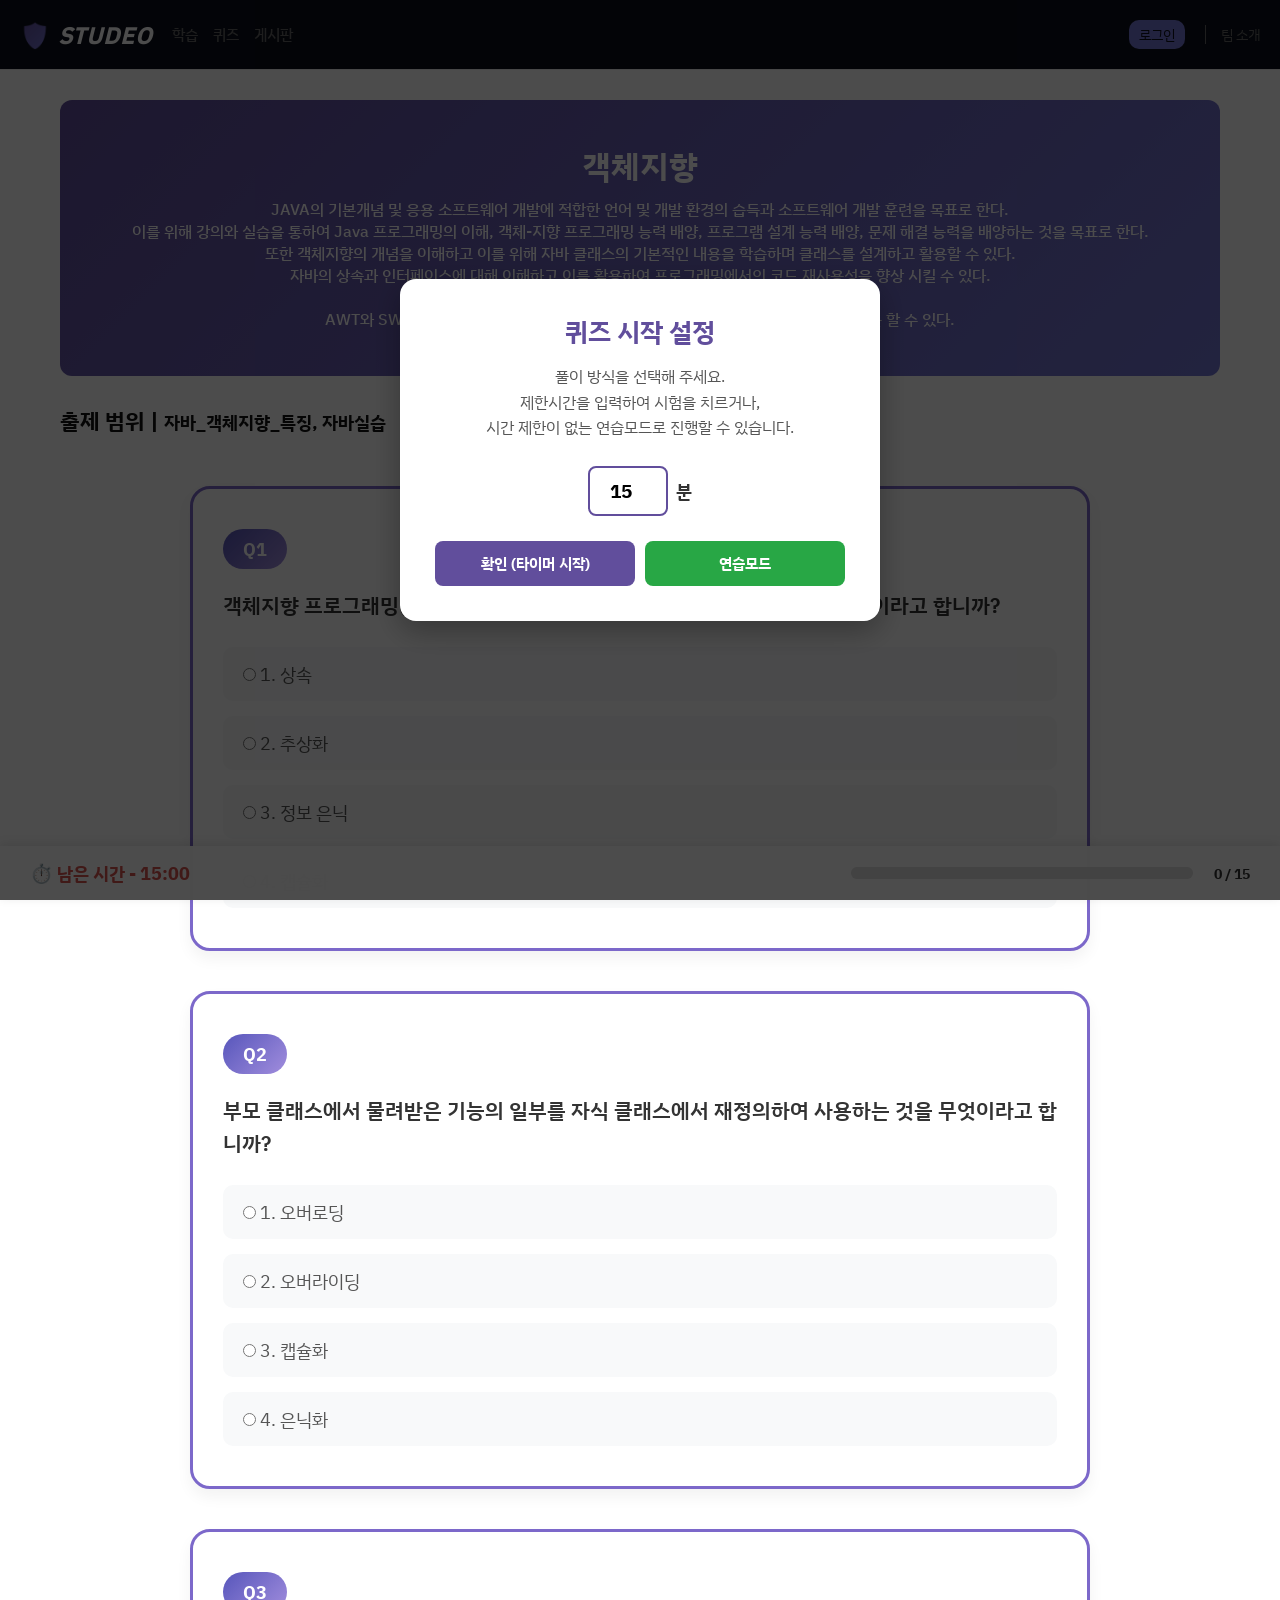
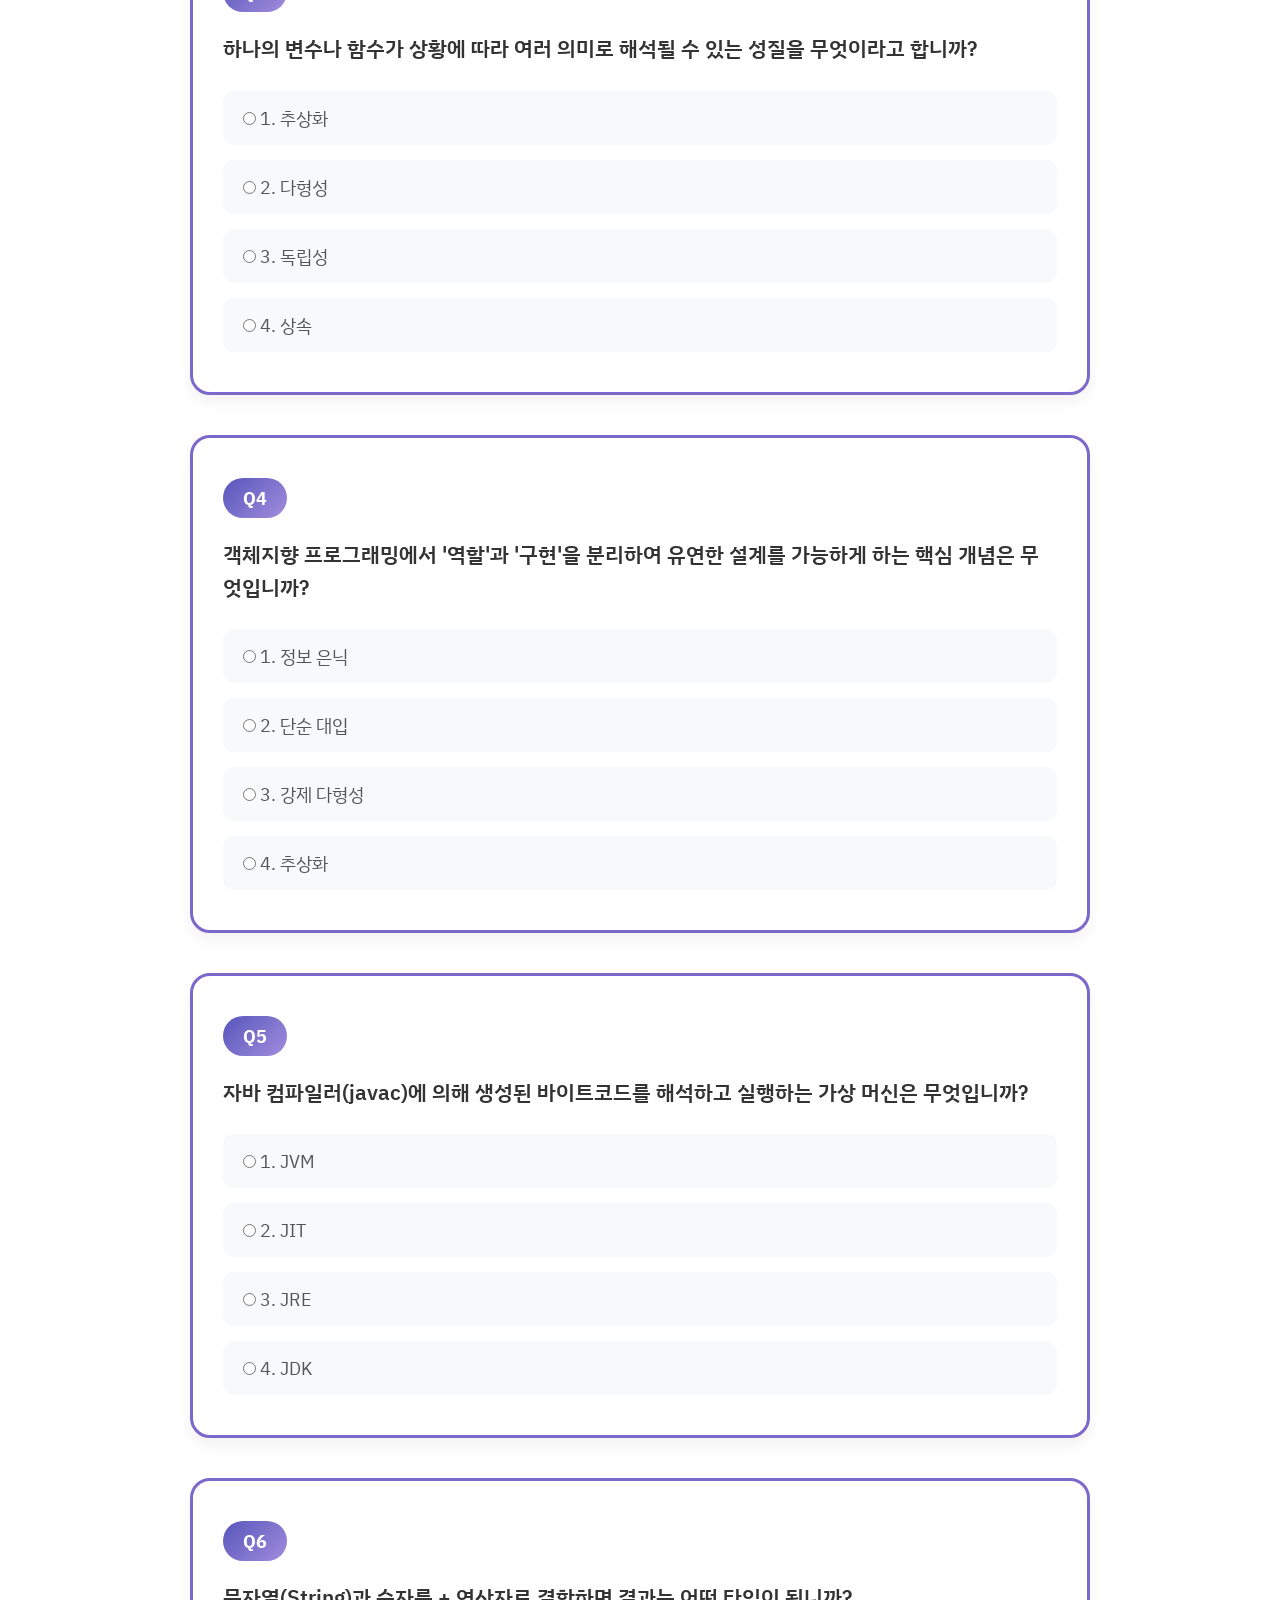
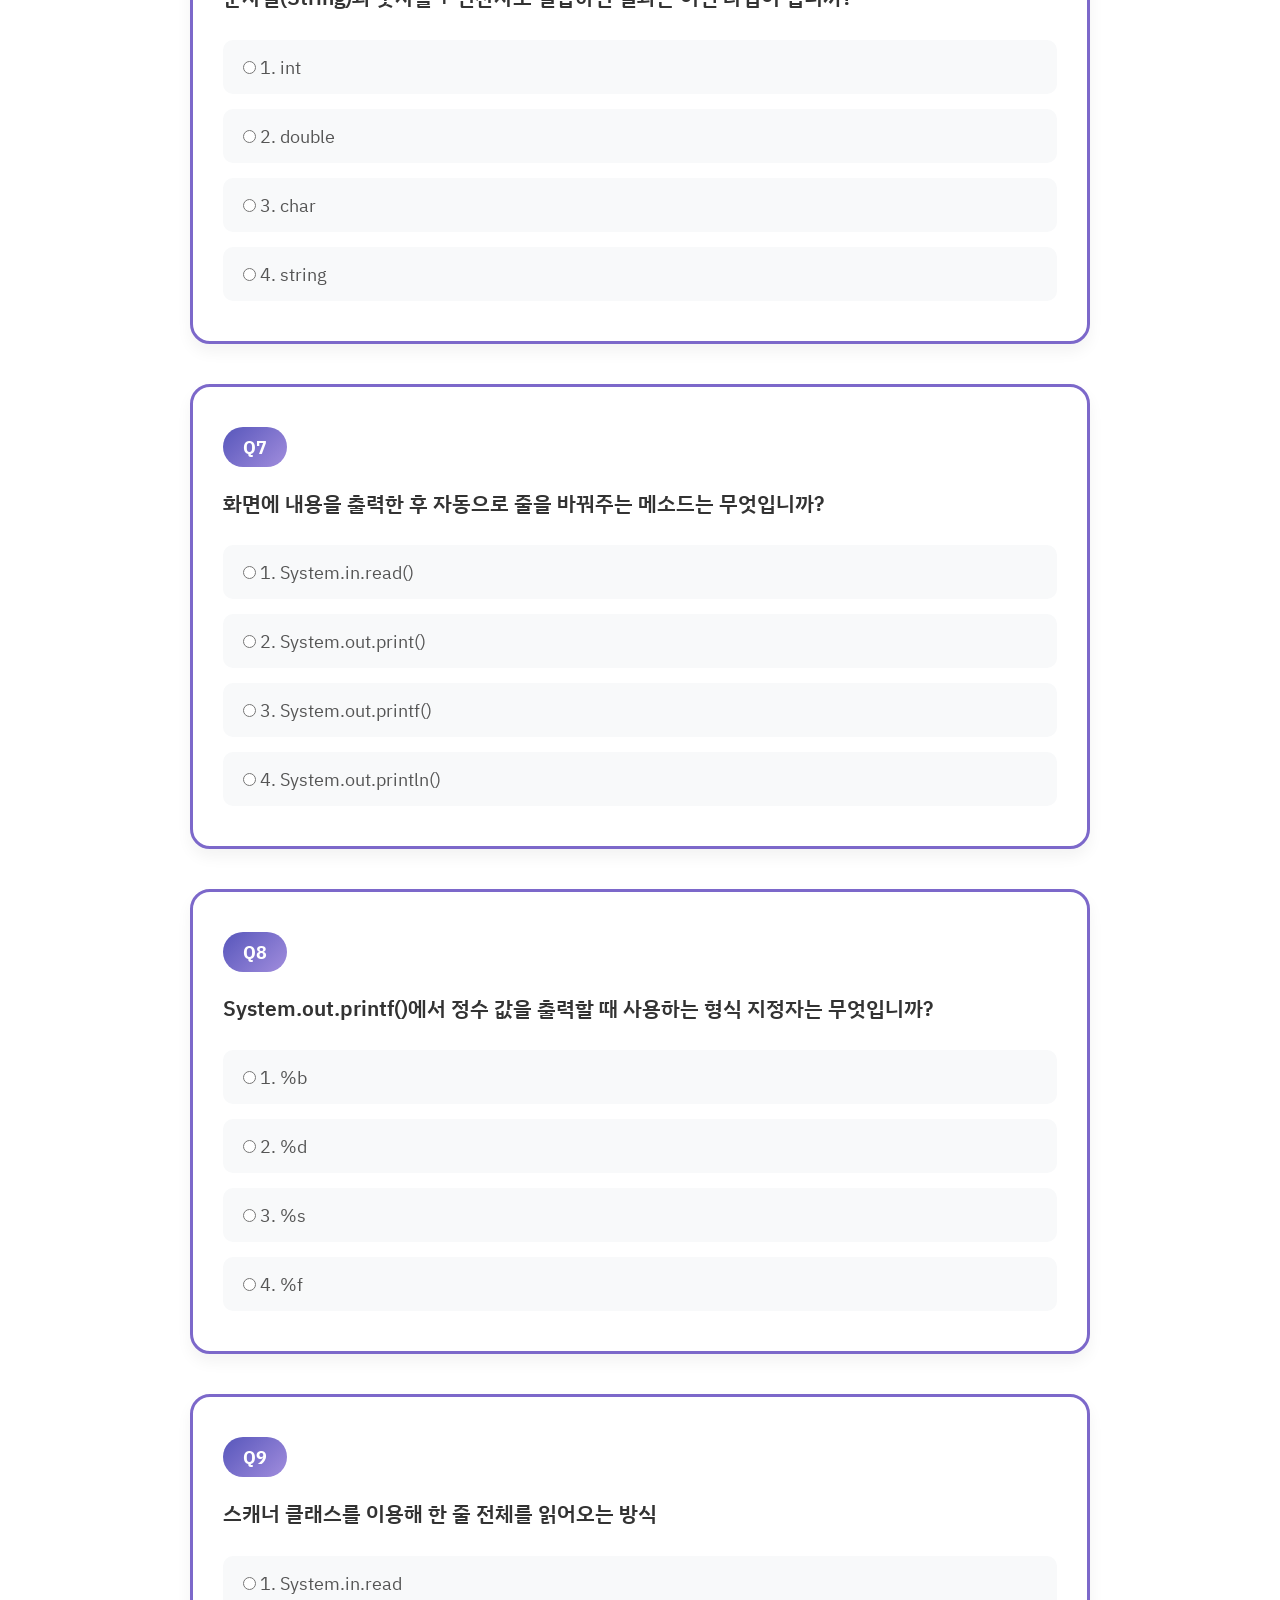
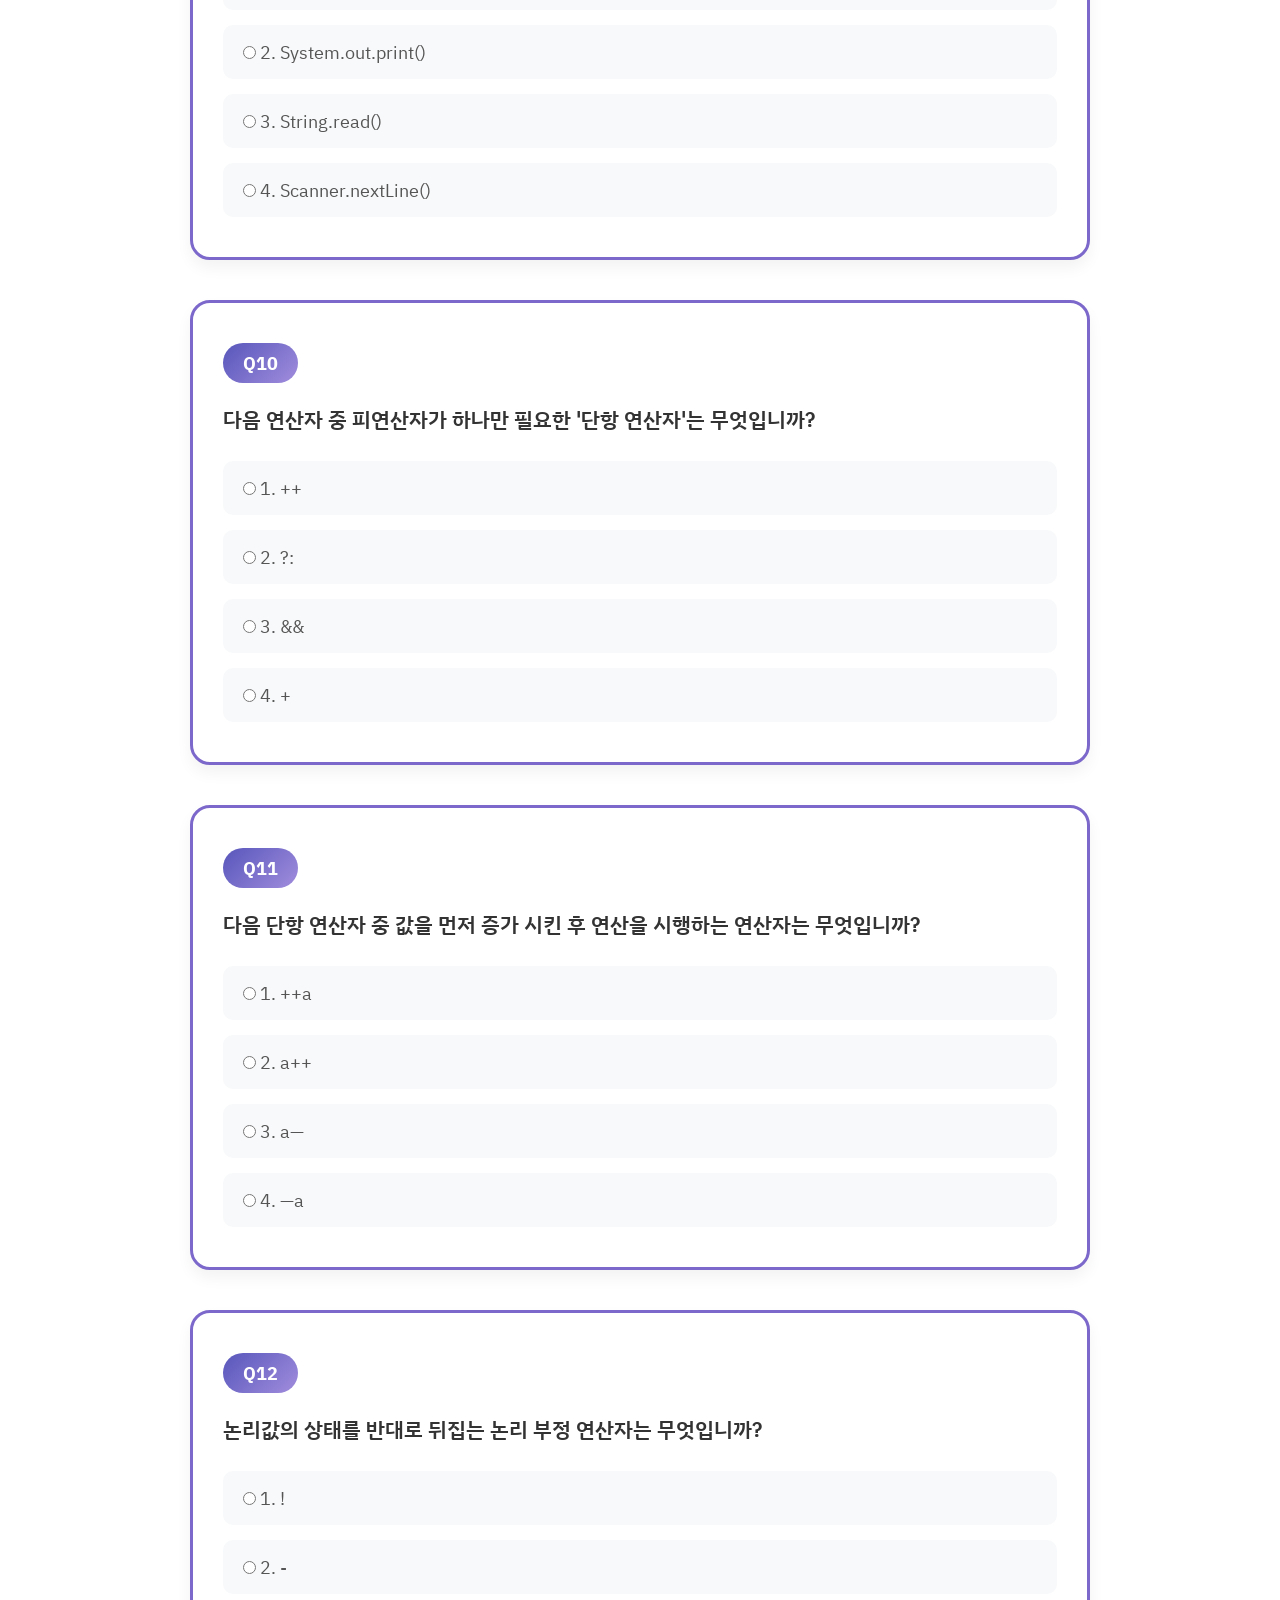
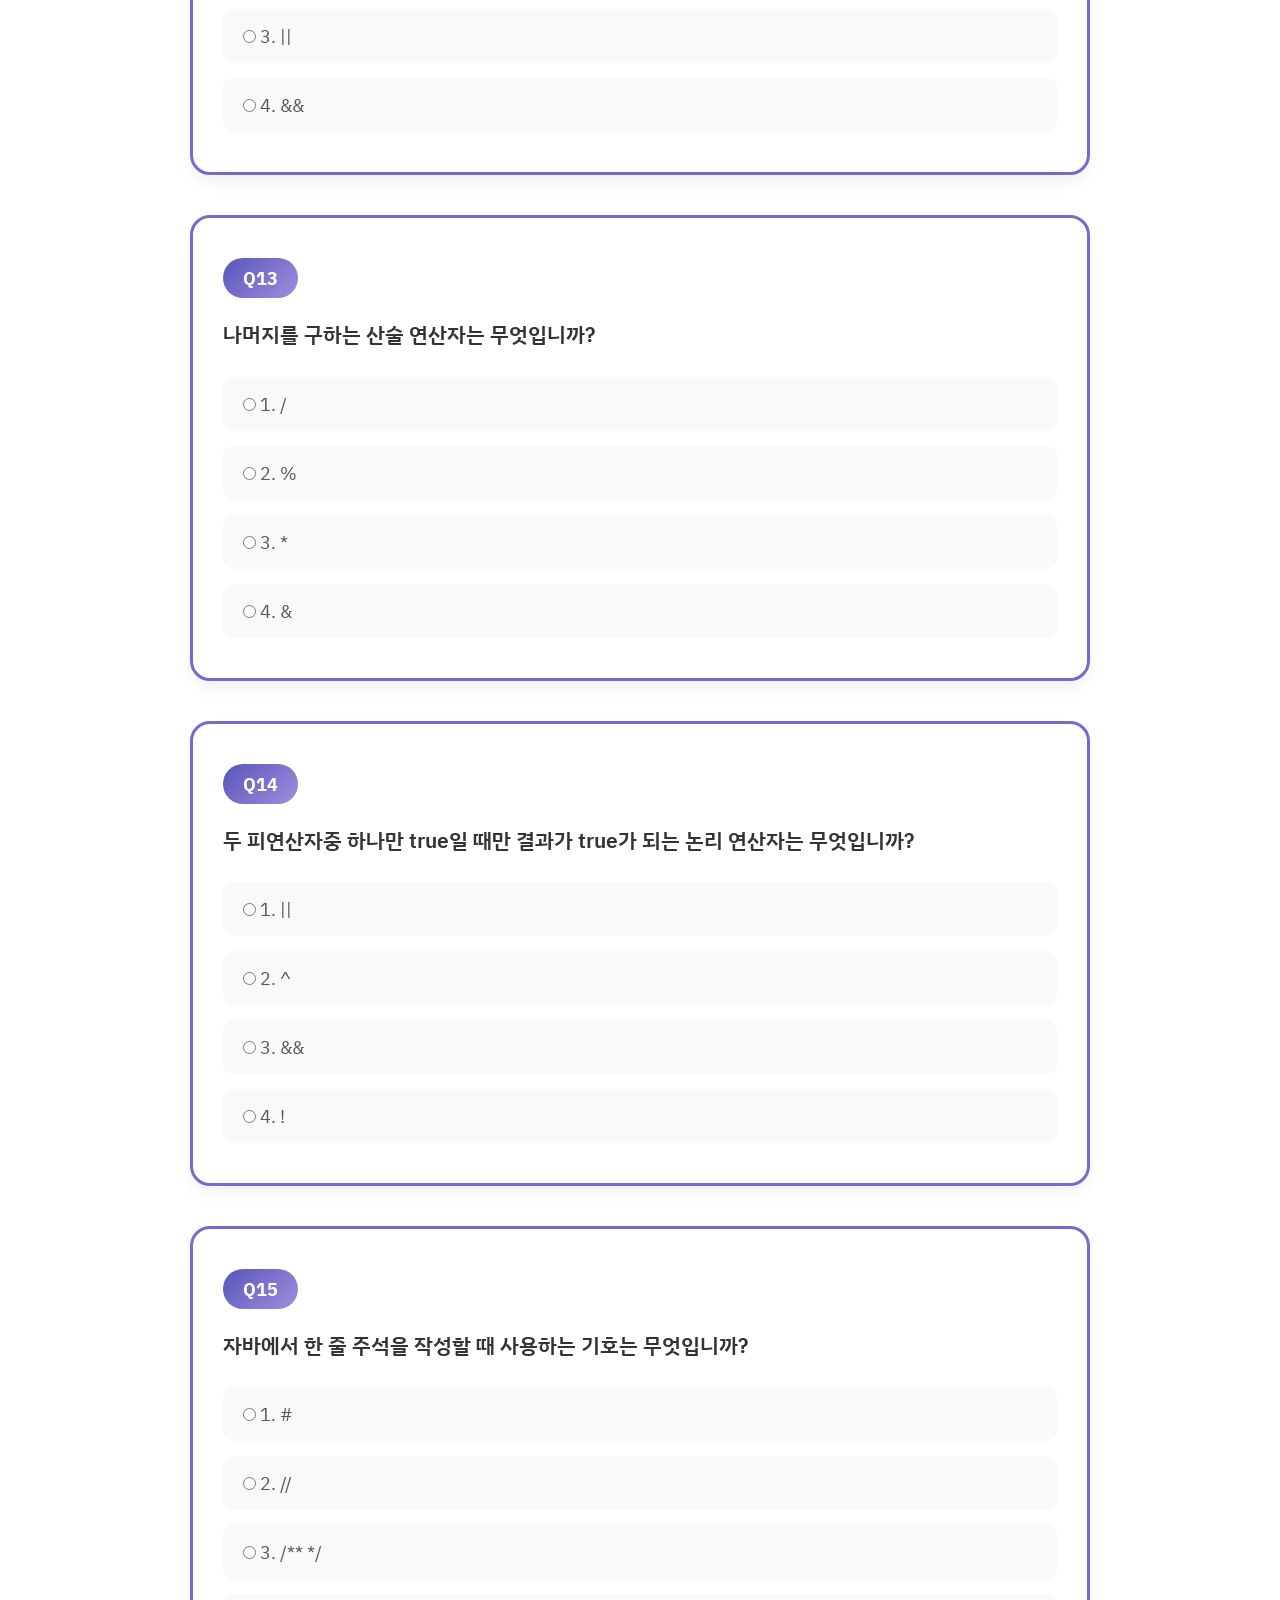
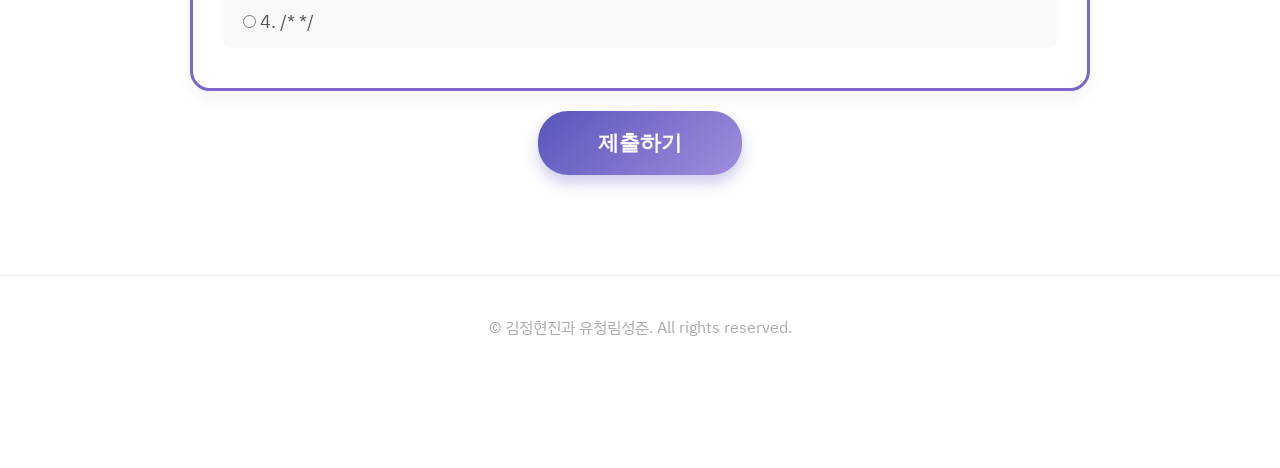
<file: src/pages/quiz/object-oriented.html>
<!doctype html>
<html lang="ko">
  <head>
    <meta charset="UTF-8" />
    <meta name="viewport" content="width=device-width, initial-scale=1.0" />
    <title>STUDEO</title>
    <link rel="preconnect" href="https://fonts.googleapis.com" />
    <link rel="preconnect" href="https://fonts.gstatic.com" crossorigin />
    <link
      href="https://fonts.googleapis.com/css2?family=IBM+Plex+Sans+KR&display=swap"
      rel="stylesheet"
    />
    <link rel="stylesheet" href="../../style/style.css" />
    <link rel="stylesheet" href="../../style/banner.css" />
    <link rel="stylesheet" href="../../style/card.css" />
    <link rel="stylesheet" href="../../style/question.css" />
    <link rel="stylesheet" href="../../style/quiz.css" />
  </head>
  <body>
    <div class="sticky-status-bar">
      <div class="status-timer" id="timer-display">⏱️ 남은 시간 - 15:00</div>
      <div class="status-progress-container">
        <div class="status-progress-bar">
          <div class="status-progress-fill" id="progress-fill"></div>
        </div>
        <div class="status-progress-text" id="progress-text">0 / 15</div>
      </div>
    </div>

    <header>
      <div class="header-left">
        <a href="/index.html" class="logo">
          <span
            style="
              background: linear-gradient(135deg, #614e9c, #7476d4);
              -webkit-background-clip: text;
              -webkit-text-fill-color: transparent;
            "
            >🛡️</span
          ><span style="font-style: italic">STUDEO</span>
        </a>
        <img
          src="/assets/list.png"
          alt=""
          class="menu-toggle"
          id="mobile-menu"
        />
        <ul class="nav-links">
          <li><a href="/src/pages/learn.html">학습</a></li>
          <li><a href="/src/pages/quiz/quizzes.html">퀴즈</a></li>
          <li><a href="/src/pages/community.html">게시판</a></li>
          <li class="member-only">
            <a href="/src/pages/mistake.html">오답 노트</a>
          </li>
        </ul>
      </div>

      <div class="header-right">
        <div class="login"><a href="/src/pages/login.html">로그인</a></div>
        <a href="/src/pages/mypage.html" class="mypage-link member-only">
          <img src="/assets/mypage-icon.png" alt="프로필 이미지" />
        </a>
        <a href="/src/pages/team.html" class="team-link">팀 소개</a>
      </div>
    </header>

    <div class="container">
      <div class="banner" id="main-banner">
        <div class="banner-text" id="main-banner-text">
          <h1>객체지향</h1>
          <h3>
            JAVA의 기본개념 및 응용 소프트웨어 개발에 적합한 언어 및 개발 환경의
            습득과 소프트웨어 개발 훈련을 목표로 한다.<br />이를 위해 강의와
            실습을 통하여 Java 프로그래밍의 이해, 객체-지향 프로그래밍 능력
            배양, 프로그램 설계 능력 배양, 문제 해결 능력을 배양하는 것을 목표로
            한다.<br />
            또한 객체지향의 개념을 이해하고 이를 위해 자바 클래스의 기본적인
            내용을 학습하며 클래스를 설계하고 활용할 수 있다.<br />
            자바의 상속과 인터페이스에 대해 이해하고 이를 활용하여
            프로그래밍에서의 코드 재사용성을 향상 시킬 수 있다.<br />
            스레드의 개념을 이해하고 다중 스레드를 활용할 수 있다.<br />
            AWT와 SWING을 학습하고 GUI에서의 이벤트 처리과정을 이해하여 GUI
            프로그래밍을 할 수 있다.
          </h3>
        </div>
      </div>

      <div class="tabs">
        <span
          >출제 범위 |
          <span style="font-size: smaller">
            자바_객체지향_특징, 자바실습
          </span></span
        >
      </div>
    </div>

    <div class="question_list">
      <div class="question_box" data-qnum="jq1">
        <div class="q_num">Q1</div>
        <p class="q_text">
          객체지향 프로그래밍(OOP)에서 변수와 함수를 하나의 단위로 묶는 것을
          무엇이라고 합니까?
        </p>
        <div class="q_choices">
          <label><input type="radio" name="jq1" value="1" /> 1. 상속</label>
          <label><input type="radio" name="jq1" value="2" /> 2. 추상화</label>
          <label
            ><input type="radio" name="jq1" value="3" /> 3. 정보 은닉</label
          >
          <label><input type="radio" name="jq1" value="4" /> 4. 캡슐화</label>
        </div>
      </div>

      <div class="question_box" data-qnum="jq2">
        <div class="q_num">Q2</div>
        <p class="q_text">
          부모 클래스에서 물려받은 기능의 일부를 자식 클래스에서 재정의하여
          사용하는 것을 무엇이라고 합니까?
        </p>
        <div class="q_choices">
          <label><input type="radio" name="jq2" value="1" /> 1. 오버로딩</label>
          <label
            ><input type="radio" name="jq2" value="2" /> 2. 오버라이딩</label
          >
          <label><input type="radio" name="jq2" value="3" /> 3. 캡슐화</label>
          <label><input type="radio" name="jq2" value="4" /> 4. 은닉화</label>
        </div>
      </div>

      <div class="question_box" data-qnum="jq3">
        <div class="q_num">Q3</div>
        <p class="q_text">
          하나의 변수나 함수가 상황에 따라 여러 의미로 해석될 수 있는 성질을
          무엇이라고 합니까?
        </p>
        <div class="q_choices">
          <label><input type="radio" name="jq3" value="1" /> 1. 추상화</label>
          <label><input type="radio" name="jq3" value="2" /> 2. 다형성</label>
          <label><input type="radio" name="jq3" value="3" /> 3. 독립성</label>
          <label><input type="radio" name="jq3" value="4" /> 4. 상속</label>
        </div>
      </div>

      <div class="question_box" data-qnum="jq4">
        <div class="q_num">Q4</div>
        <p class="q_text">
          객체지향 프로그래밍에서 '역할'과 '구현'을 분리하여 유연한 설계를
          가능하게 하는 핵심 개념은 무엇입니까?
        </p>
        <div class="q_choices">
          <label
            ><input type="radio" name="jq4" value="1" /> 1. 정보 은닉</label
          >
          <label
            ><input type="radio" name="jq4" value="2" /> 2. 단순 대입</label
          >
          <label
            ><input type="radio" name="jq4" value="3" /> 3. 강제 다형성</label
          >
          <label><input type="radio" name="jq4" value="4" /> 4. 추상화</label>
        </div>
      </div>

      <div class="question_box" data-qnum="jq5">
        <div class="q_num">Q5</div>
        <p class="q_text">
          자바 컴파일러(javac)에 의해 생성된 바이트코드를 해석하고 실행하는 가상
          머신은 무엇입니까?
        </p>
        <div class="q_choices">
          <label><input type="radio" name="jq5" value="1" /> 1. JVM</label>
          <label><input type="radio" name="jq5" value="2" /> 2. JIT</label>
          <label><input type="radio" name="jq5" value="3" /> 3. JRE</label>
          <label><input type="radio" name="jq5" value="4" /> 4. JDK</label>
        </div>
      </div>

      <div class="question_box" data-qnum="jq6">
        <div class="q_num">Q6</div>
        <p class="q_text">
          문자열(String)과 숫자를 + 연산자로 결합하면 결과는 어떤 타입이 됩니까?
        </p>
        <div class="q_choices">
          <label><input type="radio" name="jq6" value="1" /> 1. int</label>
          <label><input type="radio" name="jq6" value="2" /> 2. double</label>
          <label><input type="radio" name="jq6" value="3" /> 3. char</label>
          <label><input type="radio" name="jq6" value="4" /> 4. string</label>
        </div>
      </div>

      <div class="question_box" data-qnum="jq7">
        <div class="q_num">Q7</div>
        <p class="q_text">
          화면에 내용을 출력한 후 자동으로 줄을 바꿔주는 메소드는 무엇입니까?
        </p>
        <div class="q_choices">
          <label
            ><input type="radio" name="jq7" value="1" /> 1.
            System.in.read()</label
          >
          <label
            ><input type="radio" name="jq7" value="2" /> 2.
            System.out.print()</label
          >
          <label
            ><input type="radio" name="jq7" value="3" /> 3.
            System.out.printf()</label
          >
          <label
            ><input type="radio" name="jq7" value="4" /> 4.
            System.out.println()</label
          >
        </div>
      </div>

      <div class="question_box" data-qnum="jq8">
        <div class="q_num">Q8</div>
        <p class="q_text">
          System.out.printf()에서 정수 값을 출력할 때 사용하는 형식 지정자는
          무엇입니까?
        </p>
        <div class="q_choices">
          <label><input type="radio" name="jq8" value="1" /> 1. %b</label>
          <label><input type="radio" name="jq8" value="2" /> 2. %d</label>
          <label><input type="radio" name="jq8" value="3" /> 3. %s</label>
          <label><input type="radio" name="jq8" value="4" /> 4. %f</label>
        </div>
      </div>

      <div class="question_box" data-qnum="jq9">
        <div class="q_num">Q9</div>
        <p class="q_text">스캐너 클래스를 이용해 한 줄 전체를 읽어오는 방식</p>

        <div class="q_choices">
          <label
            ><input type="radio" name="jq9" value="1" /> 1.
            System.in.read</label
          >
          <label
            ><input type="radio" name="jq9" value="2" /> 2.
            System.out.print()</label
          >
          <label
            ><input type="radio" name="jq9" value="3" /> 3. String.read()</label
          >
          <label
            ><input type="radio" name="jq9" value="4" /> 4.
            Scanner.nextLine()</label
          >
        </div>
      </div>

      <div class="question_box" data-qnum="jq10">
        <div class="q_num">Q10</div>
        <p class="q_text">
          다음 연산자 중 피연산자가 하나만 필요한 '단항 연산자'는 무엇입니까?
        </p>

        <div class="q_choices">
          <label><input type="radio" name="jq10" value="1" /> 1. ++</label>
          <label><input type="radio" name="jq10" value="2" /> 2. ?:</label>
          <label><input type="radio" name="jq10" value="3" /> 3. &&</label>
          <label><input type="radio" name="jq10" value="4" /> 4. +</label>
        </div>
      </div>

      <div class="question_box" data-qnum="jq11">
        <div class="q_num">Q11</div>
        <p class="q_text">
          다음 단항 연산자 중 값을 먼저 증가 시킨 후 연산을 시행하는 연산자는
          무엇입니까?
        </p>

        <div class="q_choices">
          <label><input type="radio" name="jq11" value="1" /> 1. ++a</label>
          <label><input type="radio" name="jq11" value="2" /> 2. a++</label>
          <label><input type="radio" name="jq11" value="3" /> 3. a—</label>
          <label><input type="radio" name="jq11" value="4" /> 4. —a</label>
        </div>
      </div>

      <div class="question_box" data-qnum="jq12">
        <div class="q_num">Q12</div>
        <p class="q_text">
          논리값의 상태를 반대로 뒤집는 논리 부정 연산자는 무엇입니까?
        </p>
        <div class="q_choices">
          <label><input type="radio" name="jq12" value="1" /> 1. !</label>
          <label><input type="radio" name="jq12" value="2" /> 2. -</label>
          <label><input type="radio" name="jq12" value="3" /> 3. ||</label>
          <label><input type="radio" name="jq12" value="4" /> 4. &&</label>
        </div>
      </div>

      <div class="question_box" data-qnum="jq13">
        <div class="q_num">Q13</div>
        <p class="q_text">나머지를 구하는 산술 연산자는 무엇입니까?</p>
        <div class="q_choices">
          <label><input type="radio" name="jq13" value="1" /> 1. /</label>
          <label><input type="radio" name="jq13" value="2" /> 2. %</label>
          <label><input type="radio" name="jq13" value="3" /> 3. *</label>
          <label><input type="radio" name="jq13" value="4" /> 4. &</label>
        </div>
      </div>

      <div class="question_box" data-qnum="jq14">
        <div class="q_num">Q14</div>
        <p class="q_text">
          두 피연산자중 하나만 true일 때만 결과가 true가 되는 논리 연산자는
          무엇입니까?
        </p>
        <div class="q_choices">
          <label><input type="radio" name="jq14" value="1" /> 1. ||</label>
          <label><input type="radio" name="jq14" value="2" /> 2. ^</label>
          <label><input type="radio" name="jq14" value="3" /> 3. &&</label>
          <label><input type="radio" name="jq14" value="4" /> 4. !</label>
        </div>
      </div>

      <div class="question_box" data-qnum="jq15">
        <div class="q_num">Q15</div>
        <p class="q_text">
          자바에서 한 줄 주석을 작성할 때 사용하는 기호는 무엇입니까?
        </p>
        <div class="q_choices">
          <label><input type="radio" name="jq15" value="1" /> 1. #</label>
          <label><input type="radio" name="jq15" value="2" /> 2. //</label>
          <label><input type="radio" name="jq15" value="3" /> 3. /** */</label>
          <label><input type="radio" name="jq15" value="4" /> 4. /* */</label>
        </div>
      </div>
    </div>
    <div class="submit_box">
      <button type="button" class="btn_submit" id="btn-submit">제출하기</button>
    </div>

    <div class="custom-modal-overlay" id="result-modal">
      <div class="custom-modal">
        <h2 id="modal-title">퀴즈 결과</h2>
        <p id="modal-content">정답: -개 / 오답: -개</p>
        <div class="custom-modal-buttons">
          <button type="button" class="btn-close" id="btn-modal-close">
            확인
          </button>
          <a href="wrong_notes.html" class="btn-wrong-notes"
            >오답노트 바로가기</a
          >
        </div>
      </div>
    </div>

    <footer>© 김정현진과 유청림성준. All rights reserved.</footer>
    <script src="/src/script/main.js"></script>
    <script src="../../script/quiz.js"></script>
  </body>
</html>
</file>
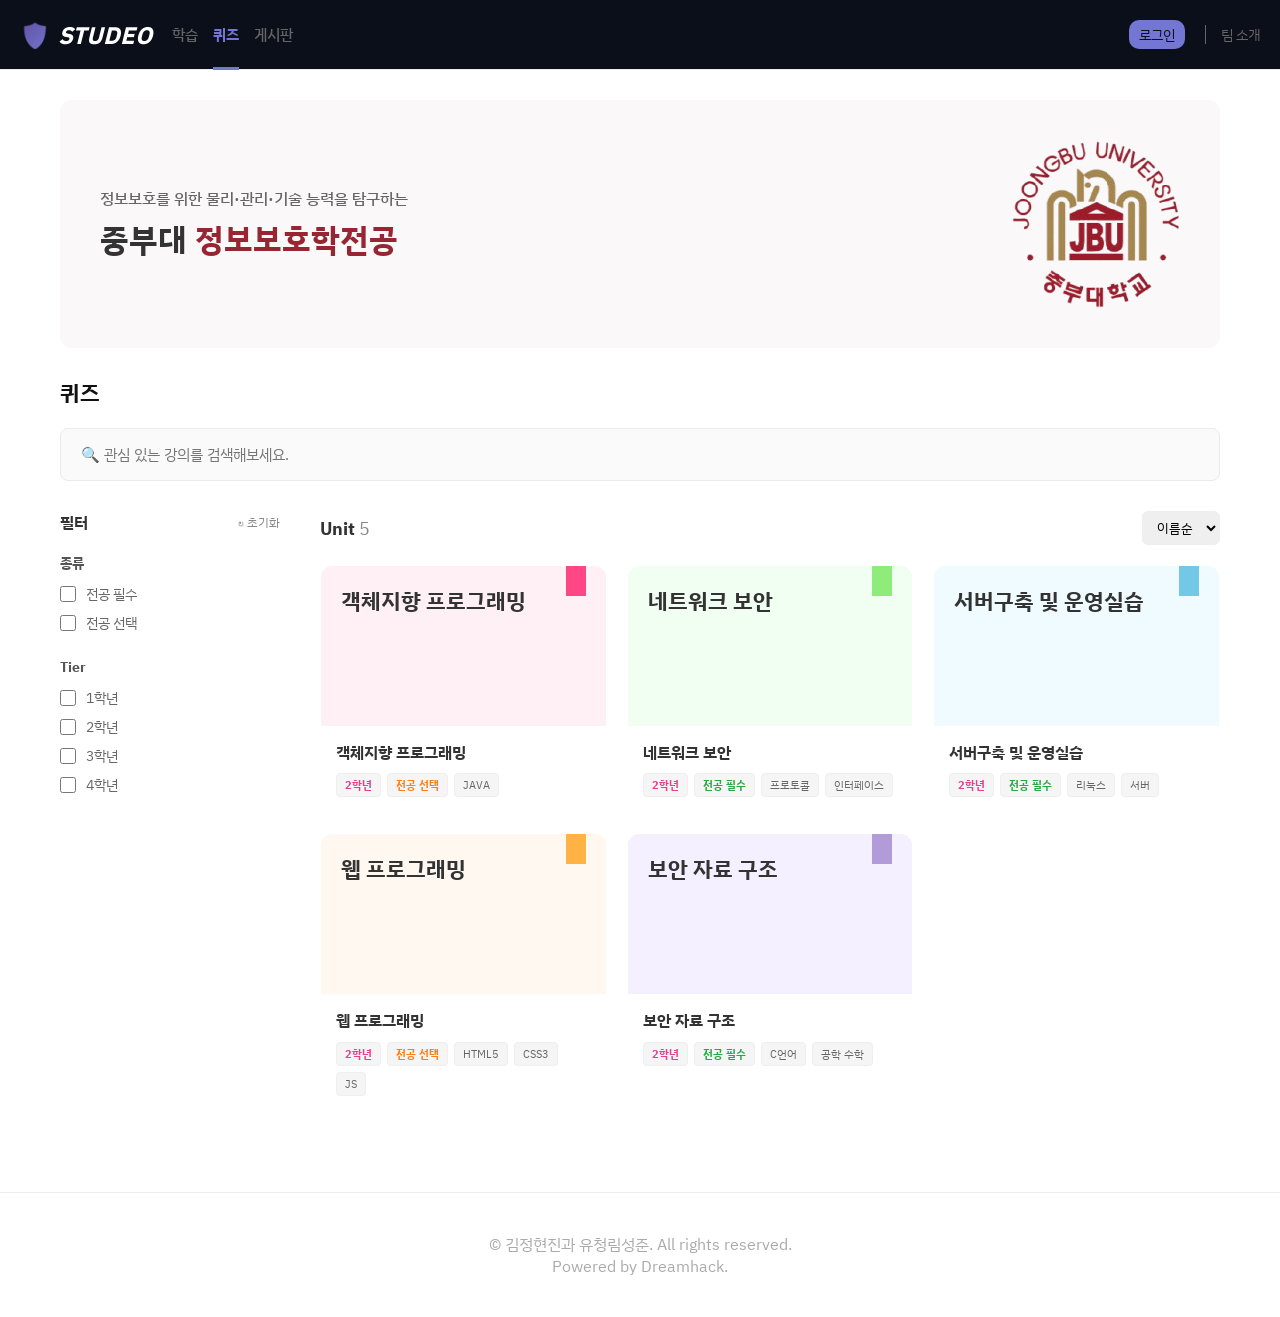
<file: src/pages/quiz/quizzes.html>
<!doctype html>
<html lang="ko">
  <head>
    <meta charset="UTF-8" />
    <meta name="viewport" content="width=device-width, initial-scale=1.0" />
    <title>STUDEO</title>
    <link rel="preconnect" href="https://fonts.googleapis.com" />
    <link rel="preconnect" href="https://fonts.gstatic.com" crossorigin />
    <link
      href="https://fonts.googleapis.com/css2?family=IBM+Plex+Sans+KR&display=swap"
      rel="stylesheet"
    />
    <link rel="stylesheet" href="../../style/style.css" />
    <link rel="stylesheet" href="../../style/banner.css" />
    <link rel="stylesheet" href="../../style/card.css" />
  </head>
  <body>
    <header>
      <div class="header-left">
        <a href="/index.html" class="logo">
          <span
            style="
              background: linear-gradient(135deg, #614e9c, #7476d4);
              -webkit-background-clip: text;
              -webkit-text-fill-color: transparent;
            "
            >🛡️</span
          ><span style="font-style: italic">STUDEO</span>
        </a>
        <img
          src="/assets/list.png"
          alt=""
          class="menu-toggle"
          id="mobile-menu"
        />
        <ul class="nav-links">
          <li><a href="/src/pages/learn.html">학습</a></li>
          <li class="active">
            <a href="/src/pages/quiz/quizzes.html">퀴즈</a>
          </li>
          <li><a href="/src/pages/community.html">게시판</a></li>
          <li class="member-only">
            <a href="/src/pages/mistake.html">오답 노트</a>
          </li>
        </ul>
      </div>

      <div class="header-right">
        <div class="login"><a href="/src/pages/login.html">로그인</a></div>
        <a href="/src/pages/mypage.html" class="mypage-link member-only">
          <img src="/assets/mypage-icon.png" alt="프로필 이미지" />
        </a>
        <a href="/src/pages/team.html" class="team-link">팀 소개</a>
      </div>
    </header>

    <div class="container">
      <a href="https://www.joongbu.ac.kr/is/" target="_blank" class="banner">
        <div class="banner-text">
          <h3>정보보호를 위한 물리·관리·기술 능력을 탐구하는</h3>
          <h1>중부대 <span>정보보호학전공</span></h1>
        </div>
        <img
          src="../../../assets/jbu-emblem.png"
          alt="중부대학교 로고"
          class="banner-images"
        />
      </a>

      <div class="tabs">
        <span>퀴즈</span>
      </div>

      <div class="search-container">
        <input
          type="text"
          class="search-input"
          placeholder="🔍 관심 있는 강의를 검색해보세요."
        />
      </div>

      <div class="main-content">
        <aside class="sidebar">
          <div class="filter-header">
            <span>필터</span>
            <a href="#" class="filter-reset">↻ 초기화</a>
          </div>

          <div class="filter-group">
            <h4>종류</h4>
            <label class="filter-item"
              ><input type="checkbox" data-filter="전공필수" /> 전공 필수</label
            >
            <label class="filter-item"
              ><input type="checkbox" data-filter="전공선택" /> 전공 선택</label
            >
          </div>

          <div class="filter-group">
            <h4>Tier</h4>
            <label class="filter-item"
              ><input type="checkbox" data-filter="1학년" /> 1학년</label
            >
            <label class="filter-item"
              ><input type="checkbox" data-filter="2학년" /> 2학년</label
            >
            <label class="filter-item"
              ><input type="checkbox" data-filter="3학년" /> 3학년</label
            >
            <label class="filter-item"
              ><input type="checkbox" data-filter="4학년" /> 4학년</label
            >
          </div>
        </aside>

        <section class="content-area">
          <div class="content-header">
            <h2>Unit <span id="unit-count">5</span></h2>
            <select class="sort-select">
              <option>이름순</option>
            </select>
          </div>

          <div class="card-grid" id="card-container">
            <a href="./object-oriented.html" class="card">
              <div class="card-image bg-pink">
                <div class="bookmark-icon bookmark-pink"></div>
                <h3>객체지향 프로그래밍</h3>
              </div>
              <div class="card-info">
                <div class="card-title">객체지향 프로그래밍</div>
                <div class="card-tags">
                  <span class="tag tag-tier">2학년</span>
                  <span class="tag tag-choice">전공 선택</span>
                  <span class="tag">JAVA</span>
                </div>
              </div>
            </a>

            <a href="./network.html" class="card">
              <div class="card-image bg-green">
                <div class="bookmark-icon bookmark-green"></div>
                <h3>네트워크 보안</h3>
              </div>
              <div class="card-info">
                <div class="card-title">네트워크 보안</div>
                <div class="card-tags">
                  <span class="tag tag-tier">2학년</span>
                  <span class="tag tag-essential">전공 필수</span>
                  <span class="tag">프로토콜</span>
                  <span class="tag">인터페이스</span>
                </div>
              </div>
            </a>

            <a href="./server.html" class="card">
              <div class="card-image bg-blue">
                <div class="bookmark-icon bookmark-blue"></div>
                <h3>서버구축 및 운영실습</h3>
              </div>
              <div class="card-info">
                <div class="card-title">서버구축 및 운영실습</div>
                <div class="card-tags">
                  <span class="tag tag-tier">2학년</span>
                  <span class="tag tag-essential">전공 필수</span>
                  <span class="tag">리눅스</span>
                  <span class="tag">서버</span>
                </div>
              </div>
            </a>

            <a href="./web.html" class="card">
              <div class="card-image bg-orange">
                <div class="bookmark-icon bookmark-orange"></div>
                <h3>웹 프로그래밍</h3>
              </div>
              <div class="card-info">
                <div class="card-title">웹 프로그래밍</div>
                <div class="card-tags">
                  <span class="tag tag-tier">2학년</span>
                  <span class="tag tag-choice">전공 선택</span>
                  <span class="tag">HTML5</span>
                  <span class="tag">CSS3</span>
                  <span class="tag">JS</span>
                </div>
              </div>
            </a>

            <a href="./secure-data.html" class="card">
              <div class="card-image bg-violet">
                <div class="bookmark-icon bookmark-violet"></div>
                <h3>보안 자료 구조</h3>
              </div>
              <div class="card-info">
                <div class="card-title">보안 자료 구조</div>
                <div class="card-tags">
                  <span class="tag tag-tier">2학년</span>
                  <span class="tag tag-essential">전공 필수</span>
                  <span class="tag">C언어</span>
                  <span class="tag">공학 수학</span>
                </div>
              </div>
            </a>
          </div>
        </section>
      </div>
    </div>

    <footer>
      © 김정현진과 유청림성준. All rights reserved.<br />Powered by Dreamhack.
    </footer>
    <script src="/src/script/main.js"></script>
    <script src="/src/script/filter.js"></script>
  </body>
</html>
</file>
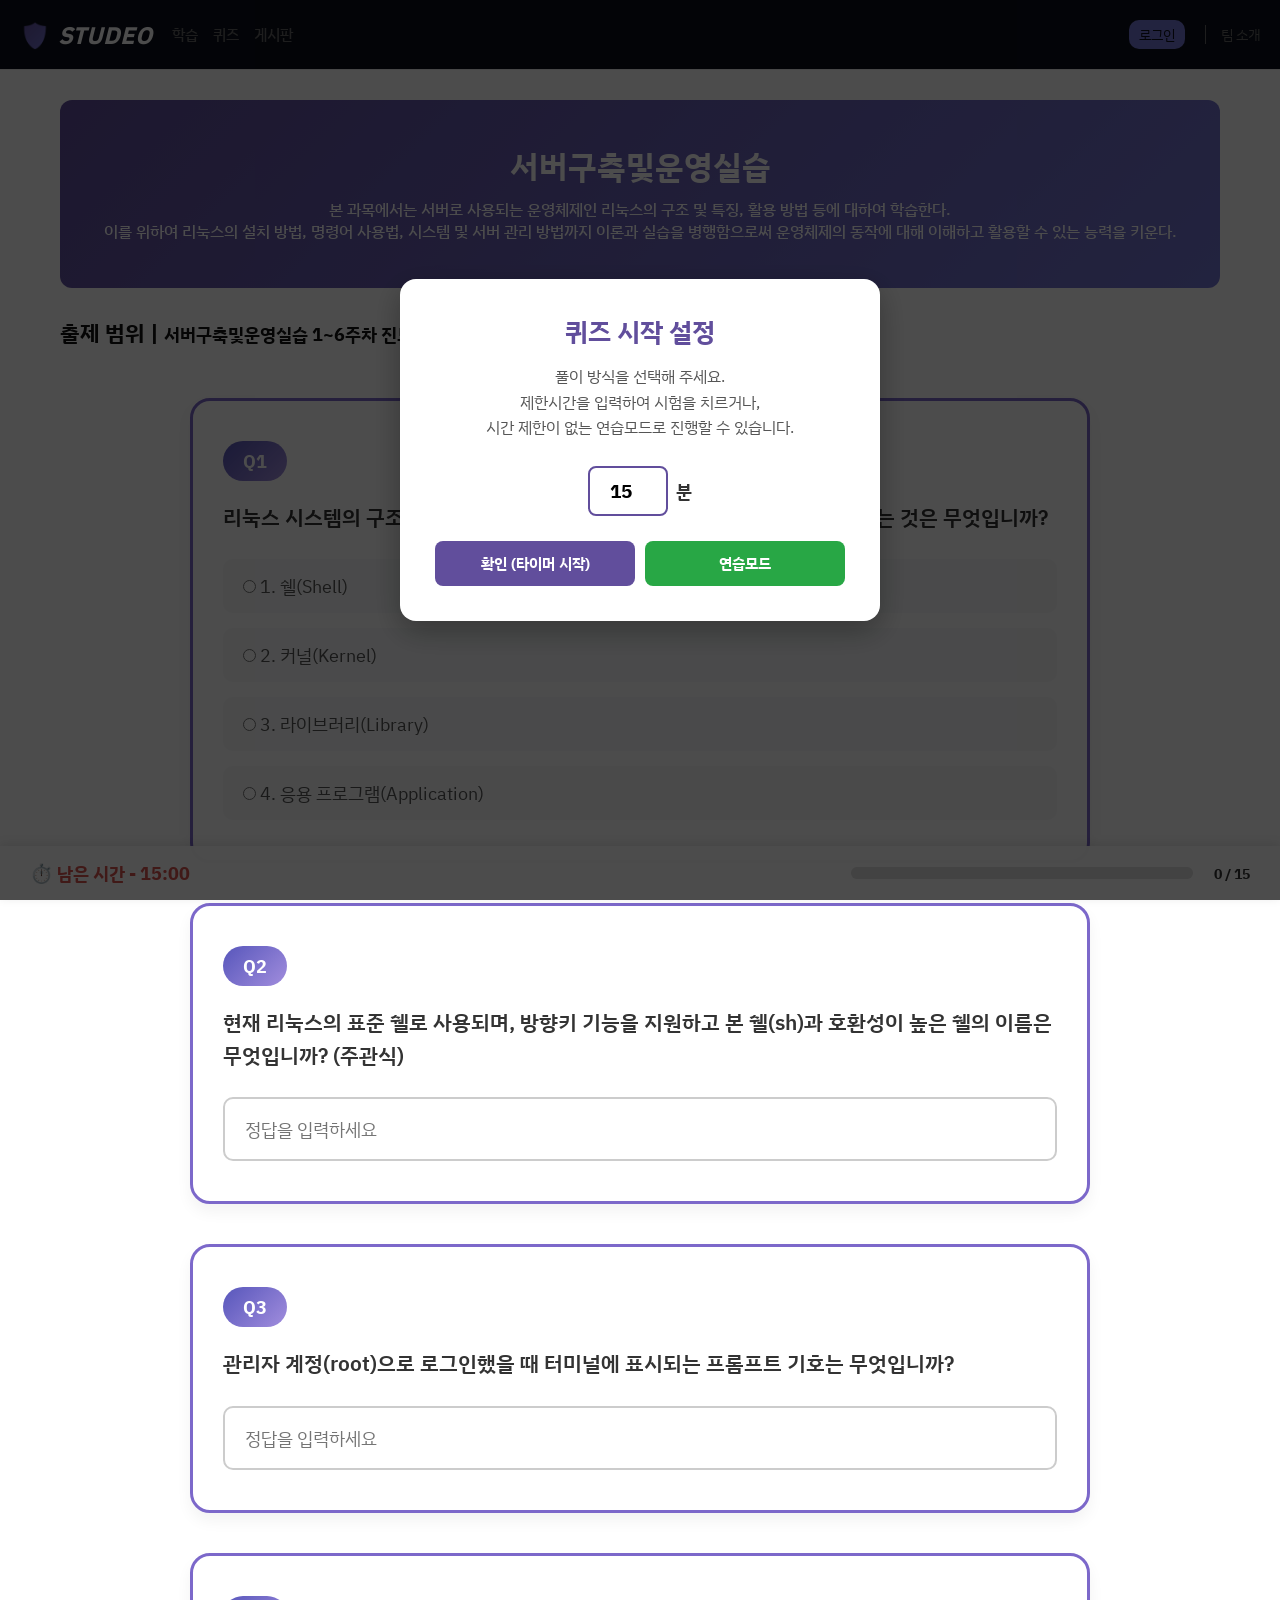
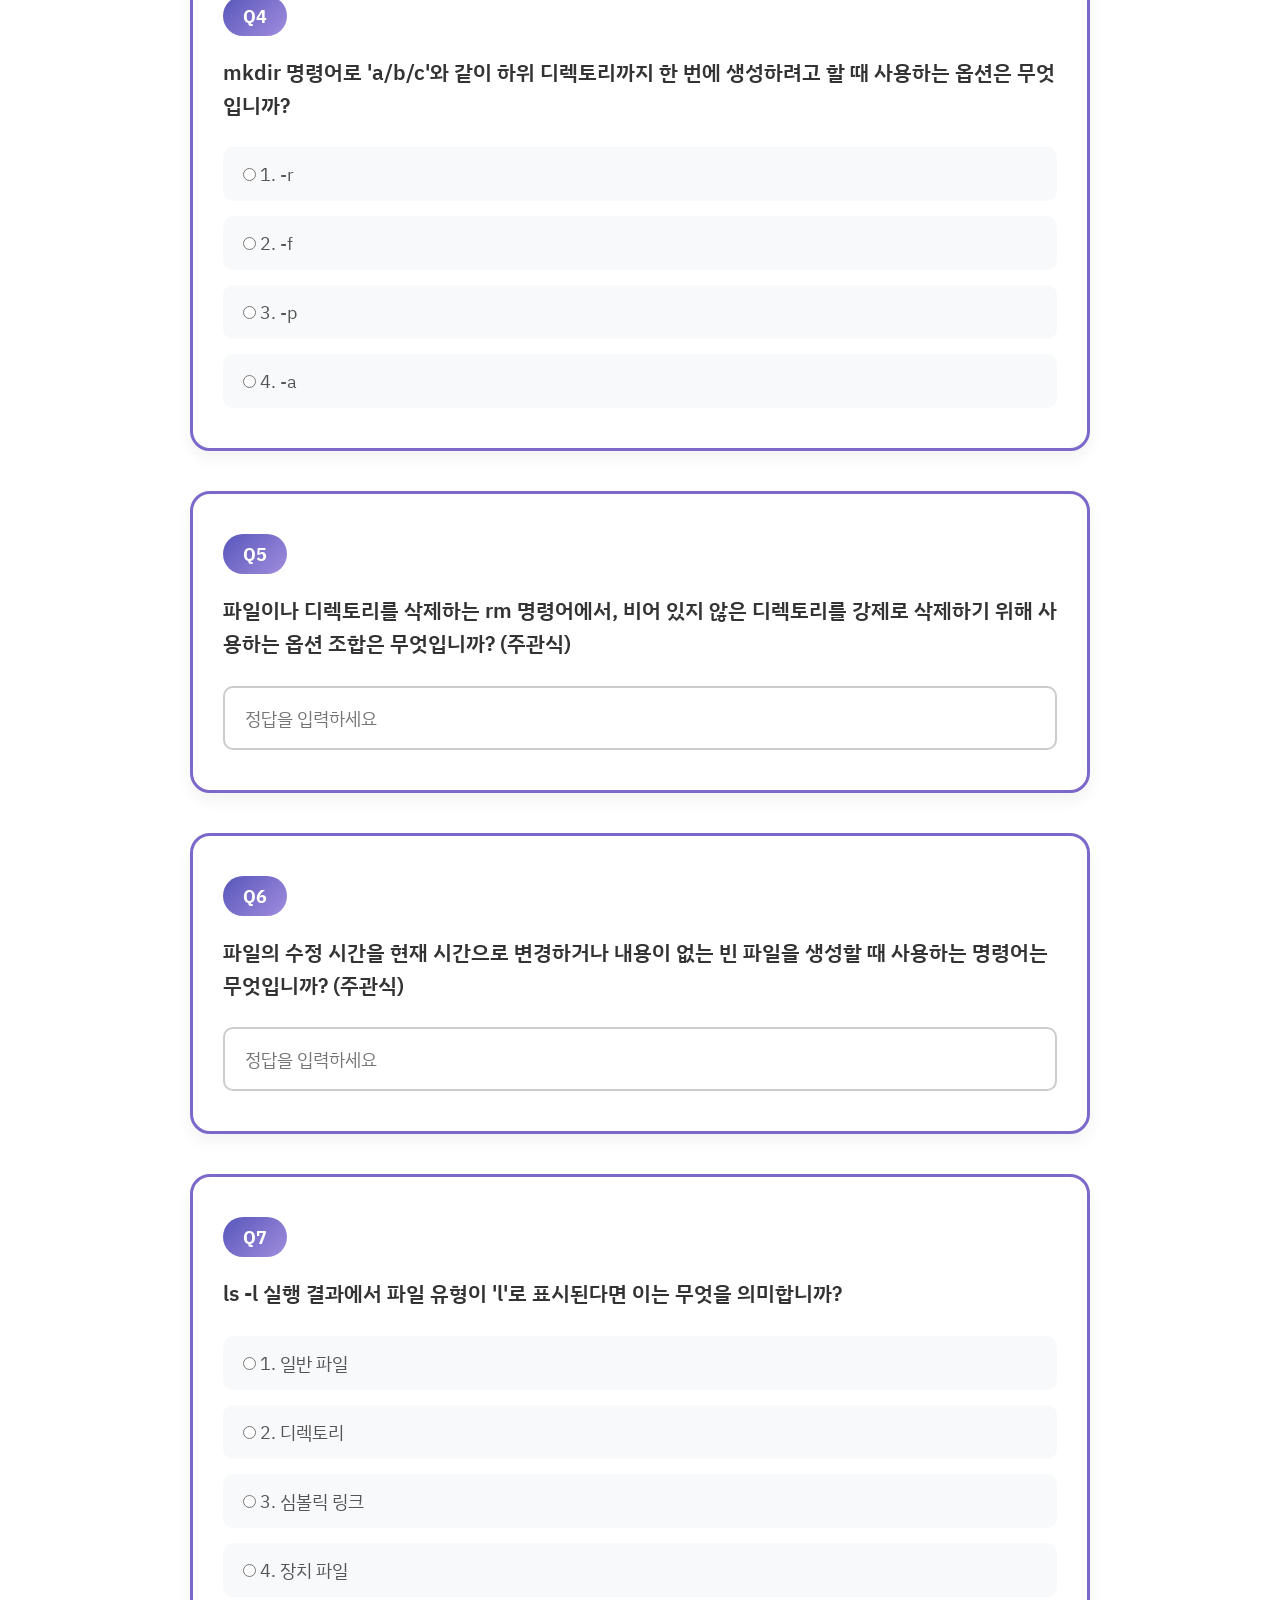
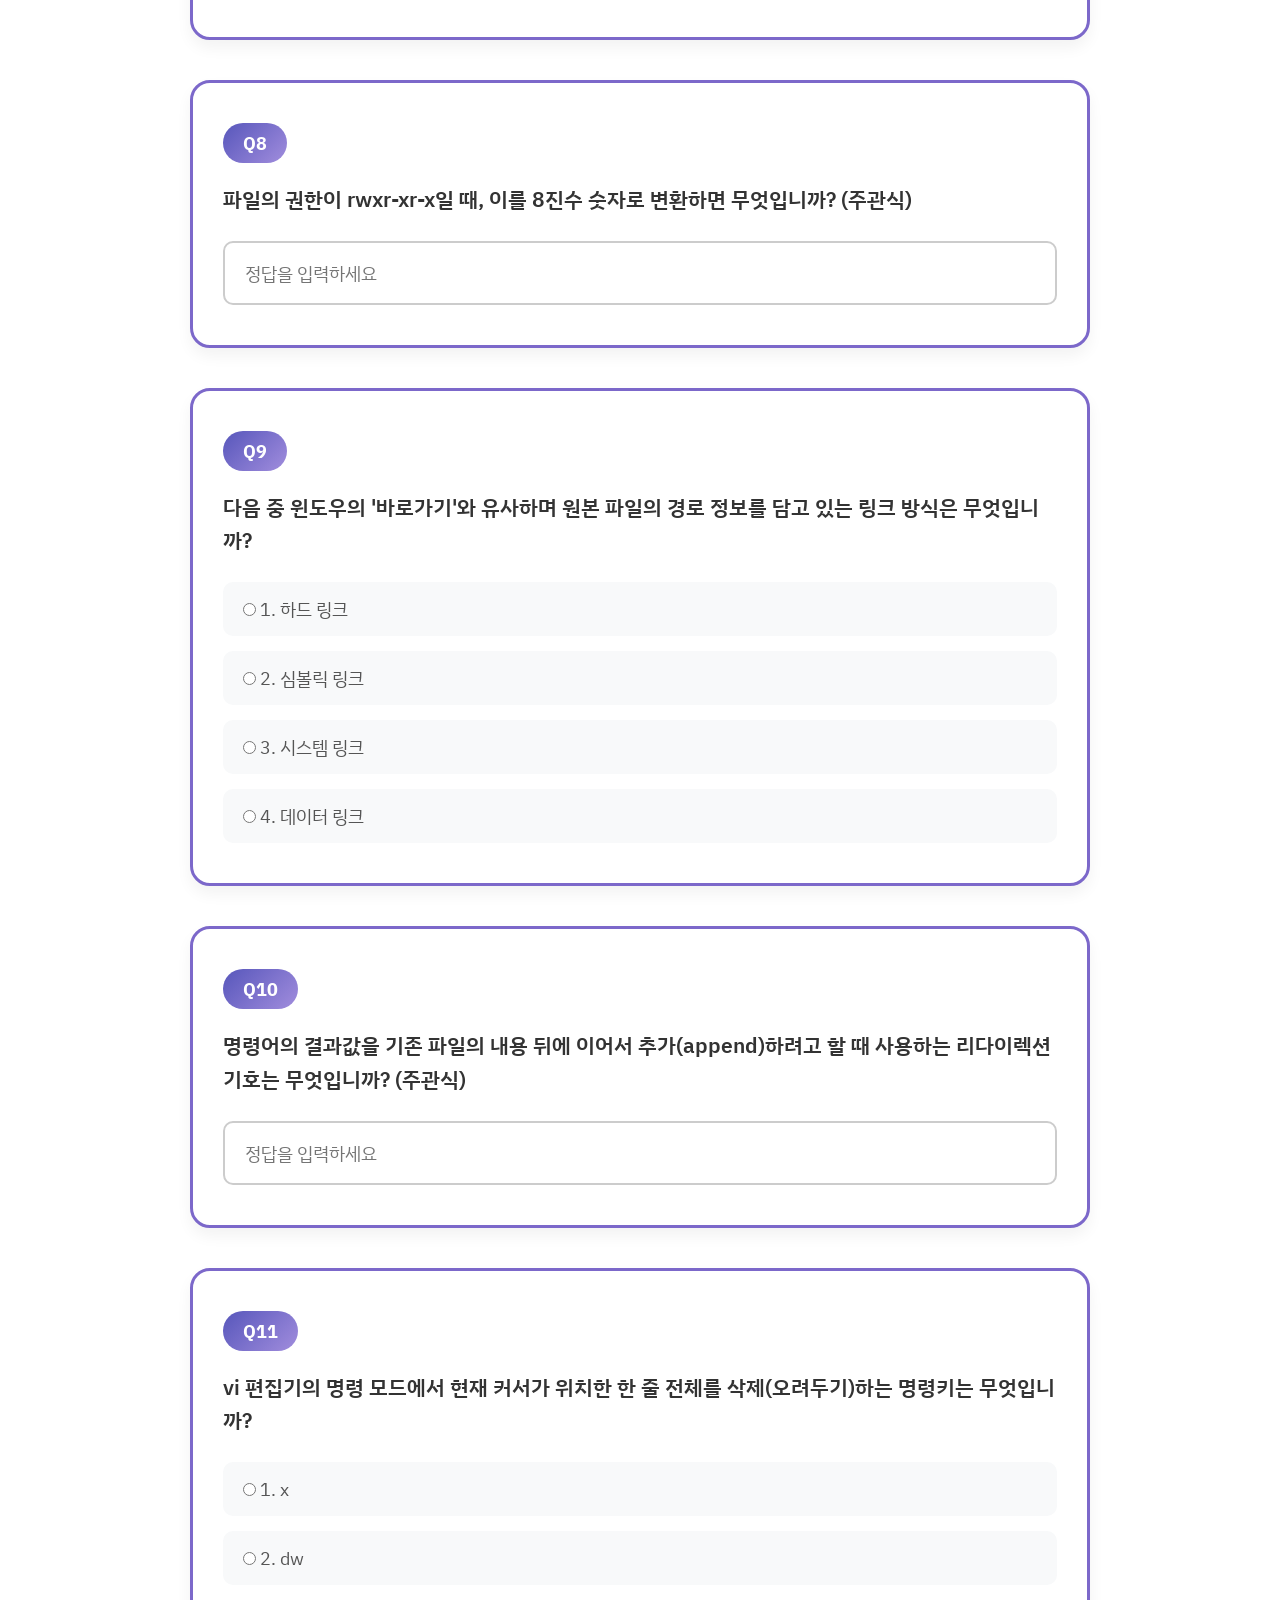
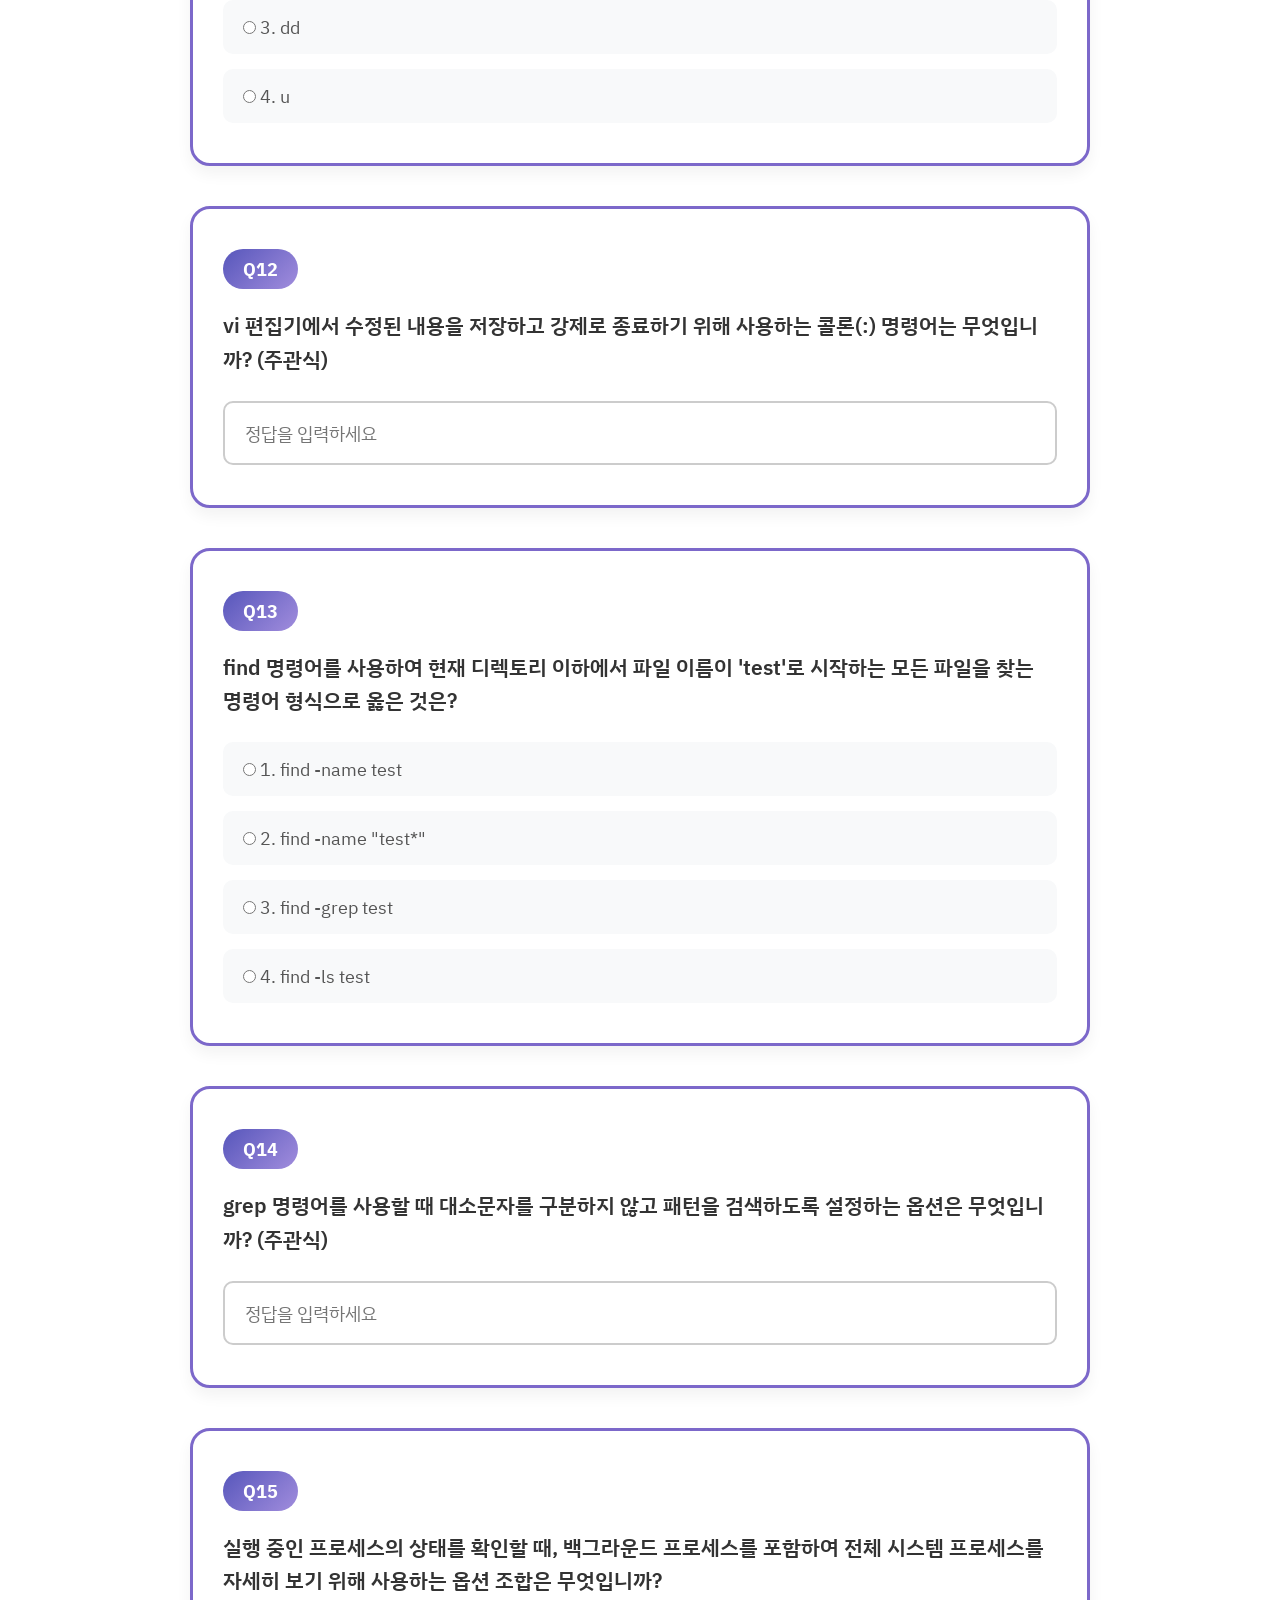
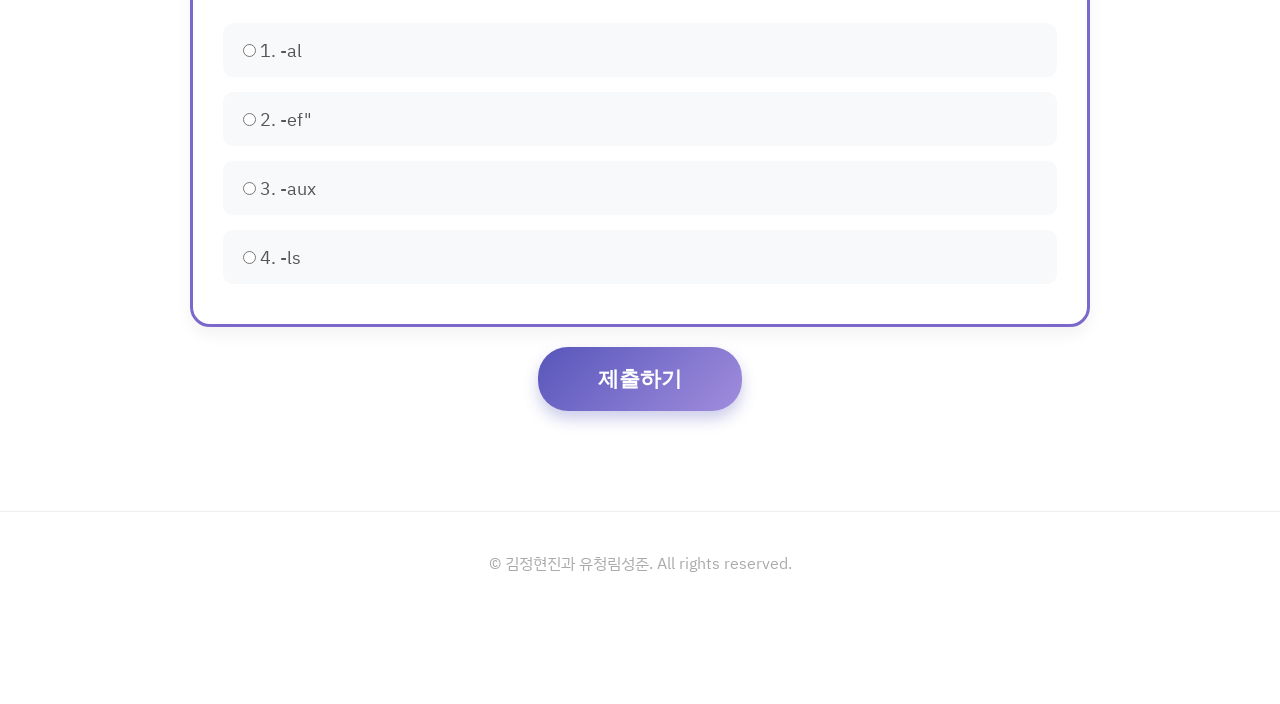
<file: src/pages/quiz/server.html>
<!doctype html>
<html lang="ko">
  <head>
    <meta charset="UTF-8" />
    <meta name="viewport" content="width=device-width, initial-scale=1.0" />
    <title>STUDEO</title>
    <link rel="preconnect" href="https://fonts.googleapis.com" />
    <link rel="preconnect" href="https://fonts.gstatic.com" crossorigin />
    <link
      href="https://fonts.googleapis.com/css2?family=IBM+Plex+Sans+KR&display=swap"
      rel="stylesheet"
    />
    <link rel="stylesheet" href="../../style/style.css" />
    <link rel="stylesheet" href="../../style/banner.css" />
    <link rel="stylesheet" href="../../style/card.css" />
    <link rel="stylesheet" href="../../style/question.css" />
    <link rel="stylesheet" href="../../style/quiz.css" />
  </head>
  <body>
    <div class="sticky-status-bar">
      <div class="status-timer" id="timer-display">⏱️ 남은 시간 - 15:00</div>
      <div class="status-progress-container">
        <div class="status-progress-bar">
          <div class="status-progress-fill" id="progress-fill"></div>
        </div>
        <div class="status-progress-text" id="progress-text">0 / 15</div>
      </div>
    </div>
    <header>
      <div class="header-left">
        <a href="/index.html" class="logo">
          <span
            style="
              background: linear-gradient(135deg, #614e9c, #7476d4);
              -webkit-background-clip: text;
              -webkit-text-fill-color: transparent;
            "
            >🛡️</span
          ><span style="font-style: italic">STUDEO</span>
        </a>
        <img
          src="/assets/list.png"
          alt=""
          class="menu-toggle"
          id="mobile-menu"
        />
        <ul class="nav-links">
          <li><a href="/src/pages/learn.html">학습</a></li>
          <li><a href="/src/pages/quiz/quizzes.html">퀴즈</a></li>
          <li><a href="/src/pages/community.html">게시판</a></li>
          <li class="member-only">
            <a href="/src/pages/mistake.html">오답 노트</a>
          </li>
        </ul>
      </div>

      <div class="header-right">
        <div class="login"><a href="/src/pages/login.html">로그인</a></div>
        <a href="/src/pages/mypage.html" class="mypage-link member-only">
          <img src="/assets/mypage-icon.png" alt="프로필 이미지" />
        </a>
        <a href="/src/pages/team.html" class="team-link">팀 소개</a>
      </div>
    </header>

    <div class="container">
      <div class="banner" id="main-banner">
        <div class="banner-text" id="main-banner-text">
          <h1>서버구축및운영실습</h1>
          <h3>
            본 과목에서는 서버로 사용되는 운영체제인 리눅스의 구조 및 특징, 활용
            방법 등에 대하여 학습한다.<br />
            이를 위하여 리눅스의 설치 방법, 명령어 사용법, 시스템 및 서버 관리
            방법까지 이론과 실습을 병행함으로써 운영체제의 동작에 대해 이해하고
            활용할 수 있는 능력을 키운다.
          </h3>
        </div>
      </div>

      <div class="tabs">
        <span
          >출제 범위 |
          <span style="font-size: smaller">
            서버구축및운영실습 1~6주차 진도
          </span></span
        >
      </div>
    </div>

    <div class="question_list">
      <div class="question_box" data-qnum="serq1">
        <div class="q_num">Q1</div>
        <p class="q_text">
          리눅스 시스템의 구조 중 하드웨어를 제어하고 운영체제의 핵심 역할을
          수행하는 것은 무엇입니까?
        </p>
        <div class="q_choices">
          <label
            ><input type="radio" name="serq1" value="1" /> 1. 쉘(Shell)</label
          >
          <label
            ><input type="radio" name="serq1" value="2" /> 2.
            커널(Kernel)</label
          >
          <label
            ><input type="radio" name="serq1" value="3" /> 3.
            라이브러리(Library)</label
          >
          <label
            ><input type="radio" name="serq1" value="4" /> 4. 응용
            프로그램(Application)</label
          >
        </div>
      </div>

      <div class="question_box" data-qnum="serq2">
        <div class="q_num">Q2</div>
        <p class="q_text">
          현재 리눅스의 표준 쉘로 사용되며, 방향키 기능을 지원하고 본 쉘(sh)과
          호환성이 높은 쉘의 이름은 무엇입니까? (주관식)
        </p>
        <div class="q_answer">
          <input type="text" id="serq2" placeholder="정답을 입력하세요" />
        </div>
      </div>

      <div class="question_box" data-qnum="serq3">
        <div class="q_num">Q3</div>
        <p class="q_text">
          관리자 계정(root)으로 로그인했을 때 터미널에 표시되는 프롬프트 기호는
          무엇입니까?
        </p>
        <div class="q_answer">
          <input type="text" id="serq3" placeholder="정답을 입력하세요" />
        </div>
      </div>

      <div class="question_box" data-qnum="serq4">
        <div class="q_num">Q4</div>
        <p class="q_text">
          mkdir 명령어로 'a/b/c'와 같이 하위 디렉토리까지 한 번에 생성하려고 할
          때 사용하는 옵션은 무엇입니까?
        </p>
        <div class="q_choices">
          <label><input type="radio" name="serq4" value="1" /> 1. -r</label>
          <label><input type="radio" name="serq4" value="2" /> 2. -f</label>
          <label><input type="radio" name="serq4" value="3" /> 3. -p</label>
          <label><input type="radio" name="serq4" value="4" /> 4. -a</label>
        </div>
      </div>

      <div class="question_box" data-qnum="serq5">
        <div class="q_num">Q5</div>
        <p class="q_text">
          파일이나 디렉토리를 삭제하는 rm 명령어에서, 비어 있지 않은 디렉토리를
          강제로 삭제하기 위해 사용하는 옵션 조합은 무엇입니까? (주관식)
        </p>
        <div class="q_answer">
          <input type="text" id="serq5" placeholder="정답을 입력하세요" />
        </div>
      </div>

      <div class="question_box" data-qnum="serq6">
        <div class="q_num">Q6</div>
        <p class="q_text">
          파일의 수정 시간을 현재 시간으로 변경하거나 내용이 없는 빈 파일을
          생성할 때 사용하는 명령어는 무엇입니까? (주관식)
        </p>
        <div class="q_answer">
          <input type="text" id="serq6" placeholder="정답을 입력하세요" />
        </div>
      </div>

      <div class="question_box" data-qnum="serq7">
        <div class="q_num">Q7</div>
        <p class="q_text">
          ls -l 실행 결과에서 파일 유형이 'l'로 표시된다면 이는 무엇을
          의미합니까?
        </p>
        <div class="q_choices">
          <label
            ><input type="radio" name="serq7" value="1" /> 1. 일반 파일</label
          >
          <label
            ><input type="radio" name="serq7" value="2" /> 2. 디렉토리</label
          >
          <label
            ><input type="radio" name="serq7" value="3" /> 3. 심볼릭 링크</label
          >
          <label
            ><input type="radio" name="serq7" value="4" /> 4. 장치 파일</label
          >
        </div>
      </div>

      <div class="question_box" data-qnum="serq8">
        <div class="q_num">Q8</div>
        <p class="q_text">
          파일의 권한이 rwxr-xr-x일 때, 이를 8진수 숫자로 변환하면 무엇입니까?
          (주관식)
        </p>
        <div class="q_answer">
          <input type="text" id="serq8" placeholder="정답을 입력하세요" />
        </div>
      </div>

      <div class="question_box" data-qnum="serq9">
        <div class="q_num">Q9</div>
        <p class="q_text">
          다음 중 윈도우의 '바로가기'와 유사하며 원본 파일의 경로 정보를 담고
          있는 링크 방식은 무엇입니까?
        </p>
        <div class="q_choices">
          <label
            ><input type="radio" name="serq9" value="1" /> 1. 하드 링크</label
          >
          <label
            ><input type="radio" name="serq9" value="2" /> 2. 심볼릭 링크</label
          >
          <label
            ><input type="radio" name="serq9" value="3" /> 3. 시스템 링크</label
          >
          <label
            ><input type="radio" name="serq9" value="4" /> 4. 데이터 링크</label
          >
        </div>
      </div>

      <div class="question_box" data-qnum="serq10">
        <div class="q_num">Q10</div>
        <p class="q_text">
          명령어의 결과값을 기존 파일의 내용 뒤에 이어서 추가(append)하려고 할
          때 사용하는 리다이렉션 기호는 무엇입니까? (주관식)
        </p>
        <div class="q_answer">
          <input type="text" id="serq10" placeholder="정답을 입력하세요" />
        </div>
      </div>

      <div class="question_box" data-qnum="serq11">
        <div class="q_num">Q11</div>
        <p class="q_text">
          vi 편집기의 명령 모드에서 현재 커서가 위치한 한 줄 전체를
          삭제(오려두기)하는 명령키는 무엇입니까?
        </p>
        <div class="q_choices">
          <label><input type="radio" name="serq11" value="1" /> 1. x</label>
          <label><input type="radio" name="serq11" value="2" /> 2. dw</label>
          <label><input type="radio" name="serq11" value="3" /> 3. dd</label>
          <label><input type="radio" name="serq11" value="4" /> 4. u</label>
        </div>
      </div>

      <div class="question_box" data-qnum="serq12">
        <div class="q_num">Q12</div>
        <p class="q_text">
          vi 편집기에서 수정된 내용을 저장하고 강제로 종료하기 위해 사용하는
          콜론(:) 명령어는 무엇입니까? (주관식)
        </p>
        <div class="q_answer">
          <input type="text" id="serq12" placeholder="정답을 입력하세요" />
        </div>
      </div>

      <div class="question_box" data-qnum="serq13">
        <div class="q_num">Q13</div>
        <p class="q_text">
          find 명령어를 사용하여 현재 디렉토리 이하에서 파일 이름이 'test'로
          시작하는 모든 파일을 찾는 명령어 형식으로 옳은 것은?
        </p>
        <div class="q_choices">
          <label
            ><input type="radio" name="serq13" value="1" /> 1. find -name
            test</label
          >
          <label
            ><input type="radio" name="serq13" value="2" /> 2. find -name
            "test*"</label
          >
          <label
            ><input type="radio" name="serq13" value="3" /> 3. find -grep
            test</label
          >
          <label
            ><input type="radio" name="serq13" value="4" /> 4. find -ls
            test</label
          >
        </div>
      </div>

      <div class="question_box" data-qnum="serq14">
        <div class="q_num">Q14</div>
        <p class="q_text">
          grep 명령어를 사용할 때 대소문자를 구분하지 않고 패턴을 검색하도록
          설정하는 옵션은 무엇입니까? (주관식)
        </p>
        <div class="q_answer">
          <input type="text" id="serq14" placeholder="정답을 입력하세요" />
        </div>
      </div>

      <div class="question_box" data-qnum="serq15">
        <div class="q_num">Q15</div>
        <p class="q_text">
          실행 중인 프로세스의 상태를 확인할 때, 백그라운드 프로세스를 포함하여
          전체 시스템 프로세스를 자세히 보기 위해 사용하는 옵션 조합은
          무엇입니까?
        </p>
        <div class="q_choices">
          <label><input type="radio" name="serq15" value="1" /> 1. -al</label>
          <label><input type="radio" name="serq15" value="2" /> 2. -ef"</label>
          <label><input type="radio" name="serq15" value="3" /> 3. -aux</label>
          <label><input type="radio" name="serq15" value="4" /> 4. -ls</label>
        </div>
      </div>
    </div>
    <div class="submit_box">
      <button type="button" class="btn_submit" id="btn-submit">제출하기</button>
    </div>

    <div class="custom-modal-overlay" id="result-modal">
      <div class="custom-modal">
        <h2 id="modal-title">퀴즈 결과</h2>
        <p id="modal-content">정답: -개 / 오답: -개</p>
        <div class="custom-modal-buttons">
          <button type="button" class="btn-close" id="btn-modal-close">
            확인
          </button>
          <a href="wrong_notes.html" class="btn-wrong-notes"
            >오답노트 바로가기</a
          >
        </div>
      </div>
    </div>

    <footer>© 김정현진과 유청림성준. All rights reserved.</footer>
    <script src="/src/script/main.js"></script>
    <script src="../../script/quiz.js"></script>
  </body>
</html>
</file>
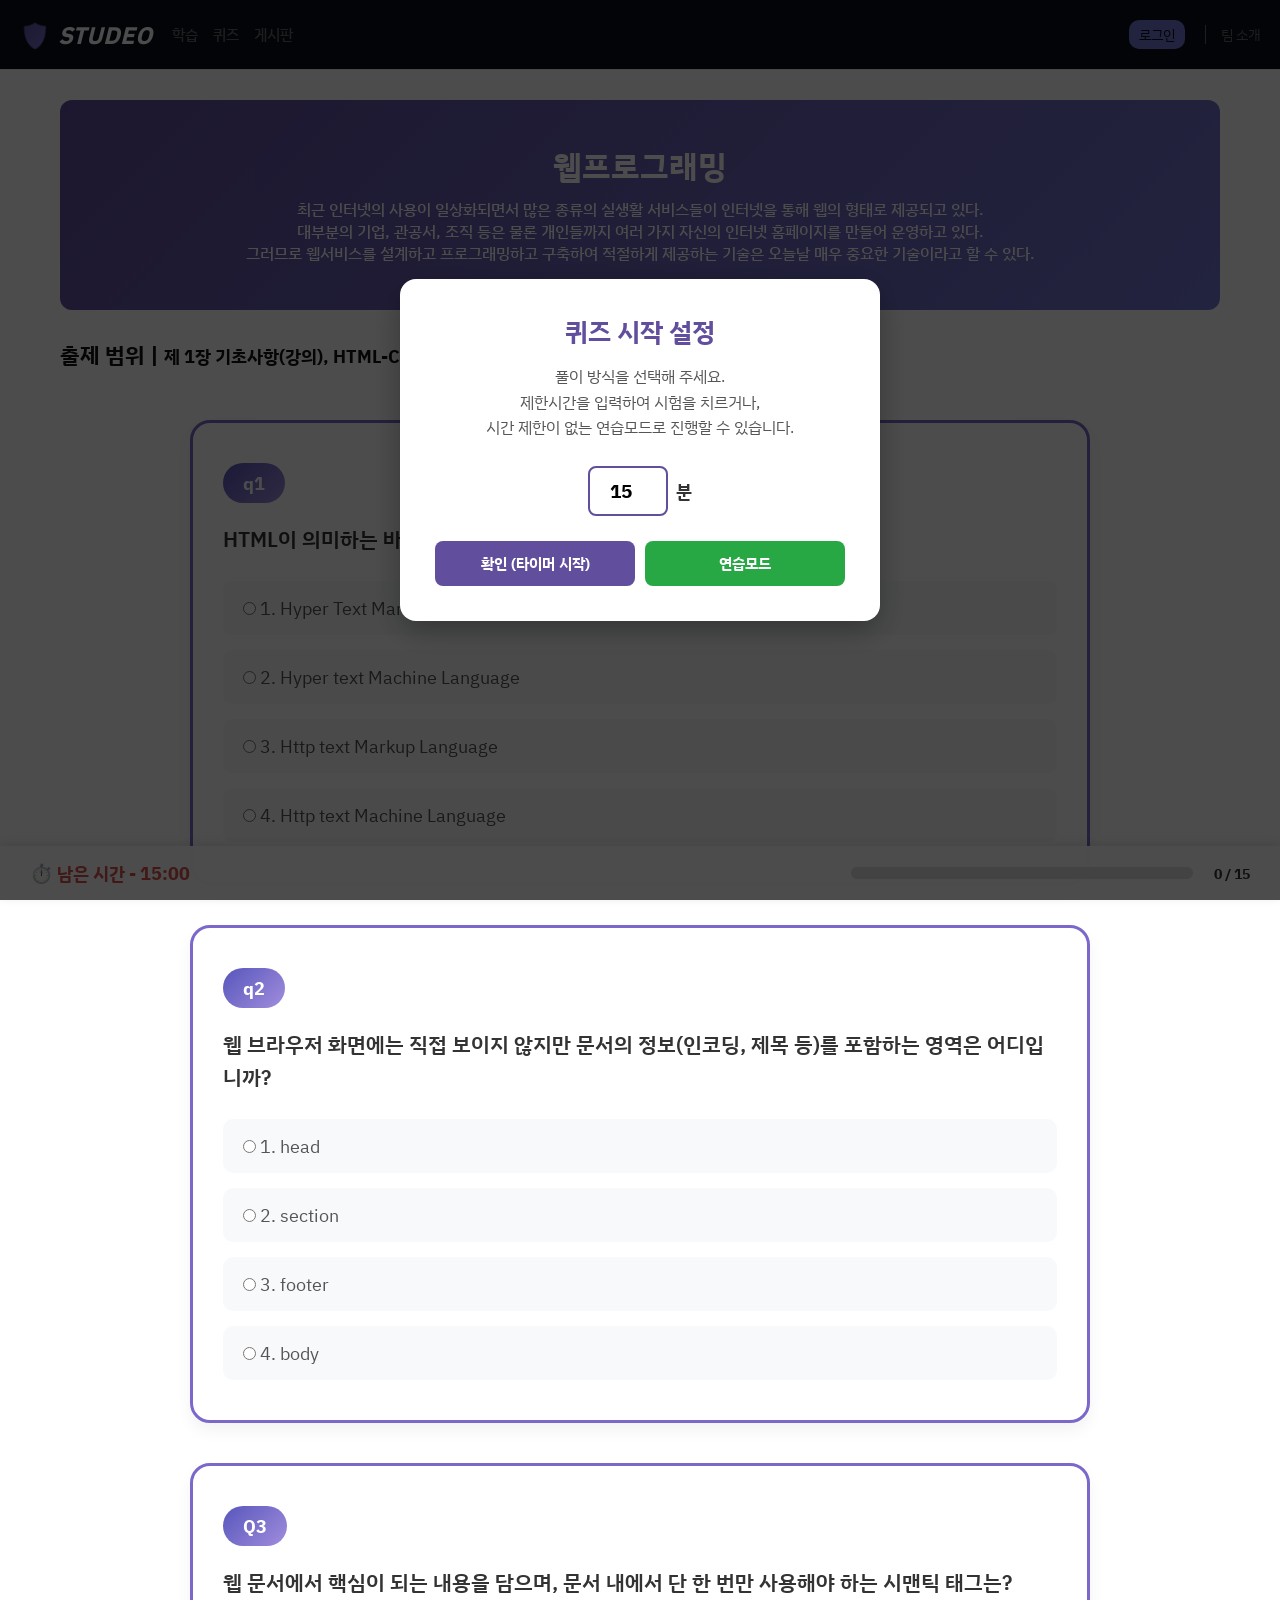
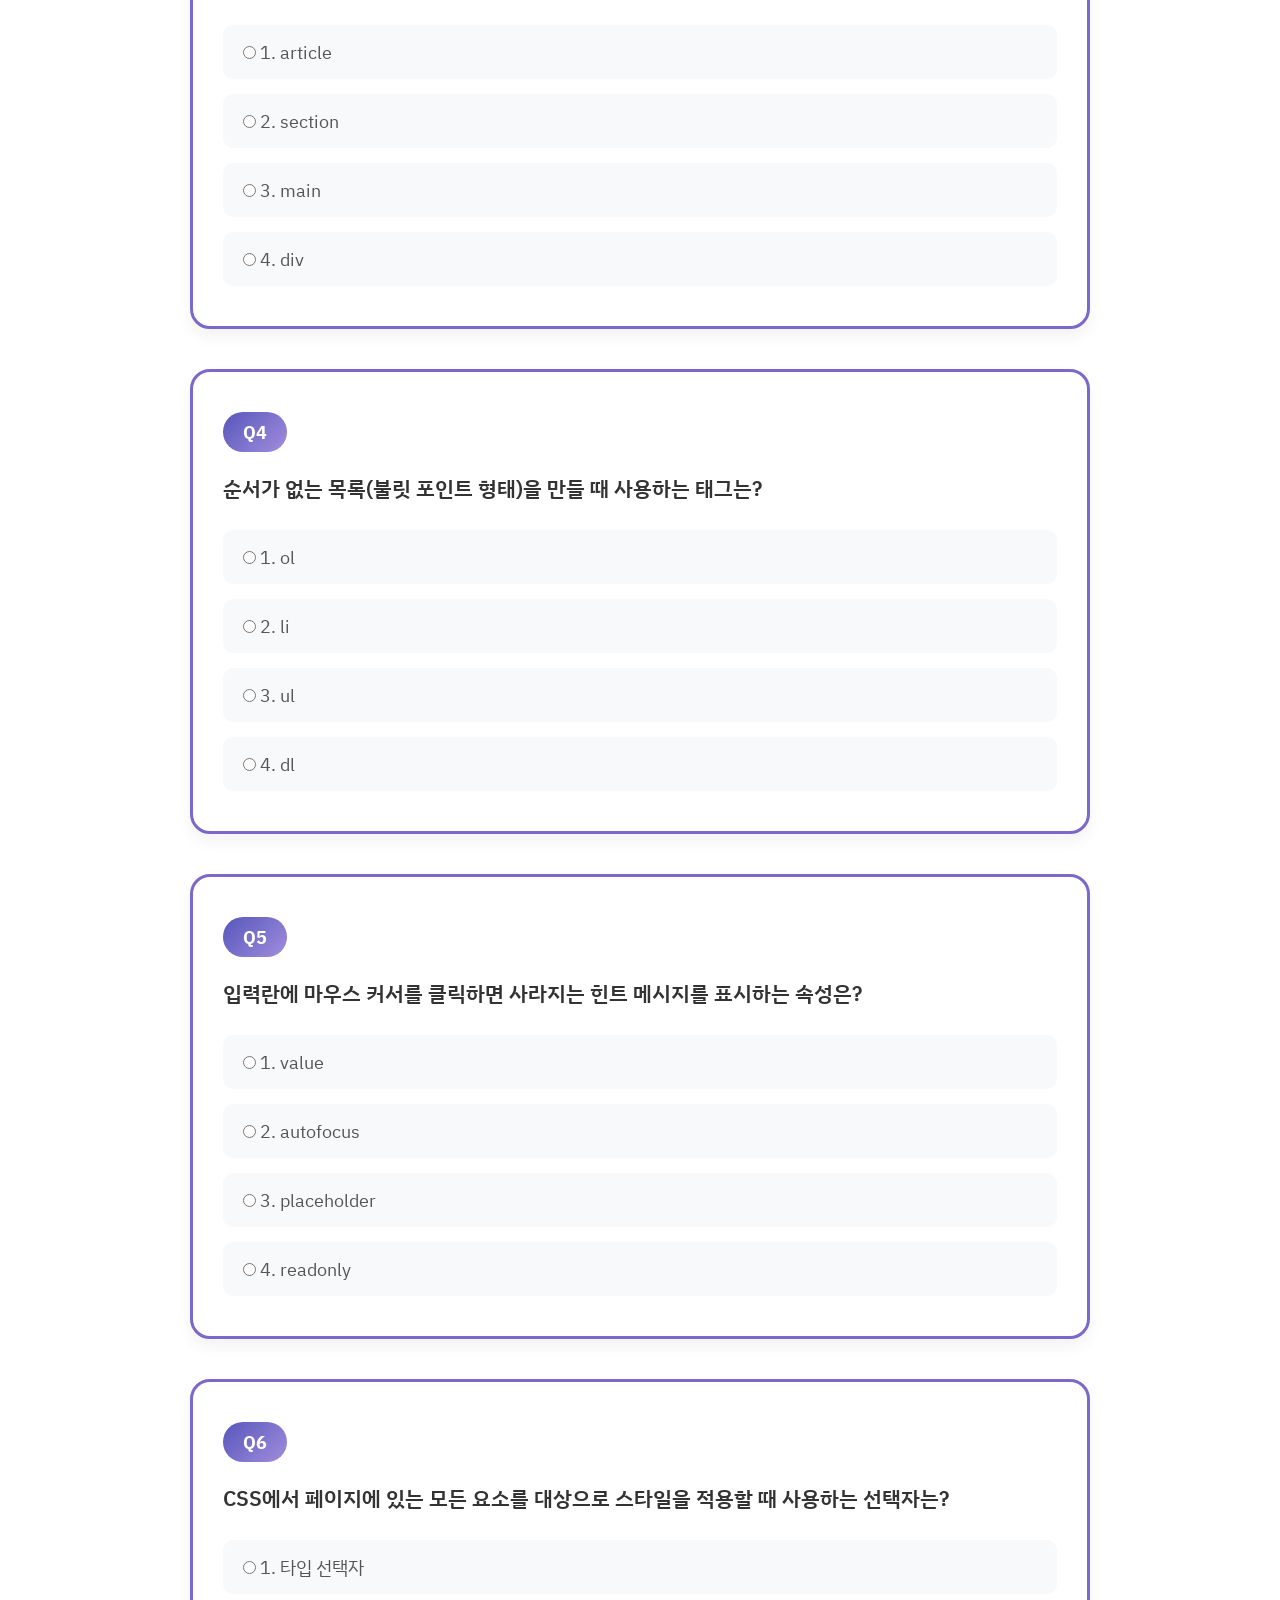
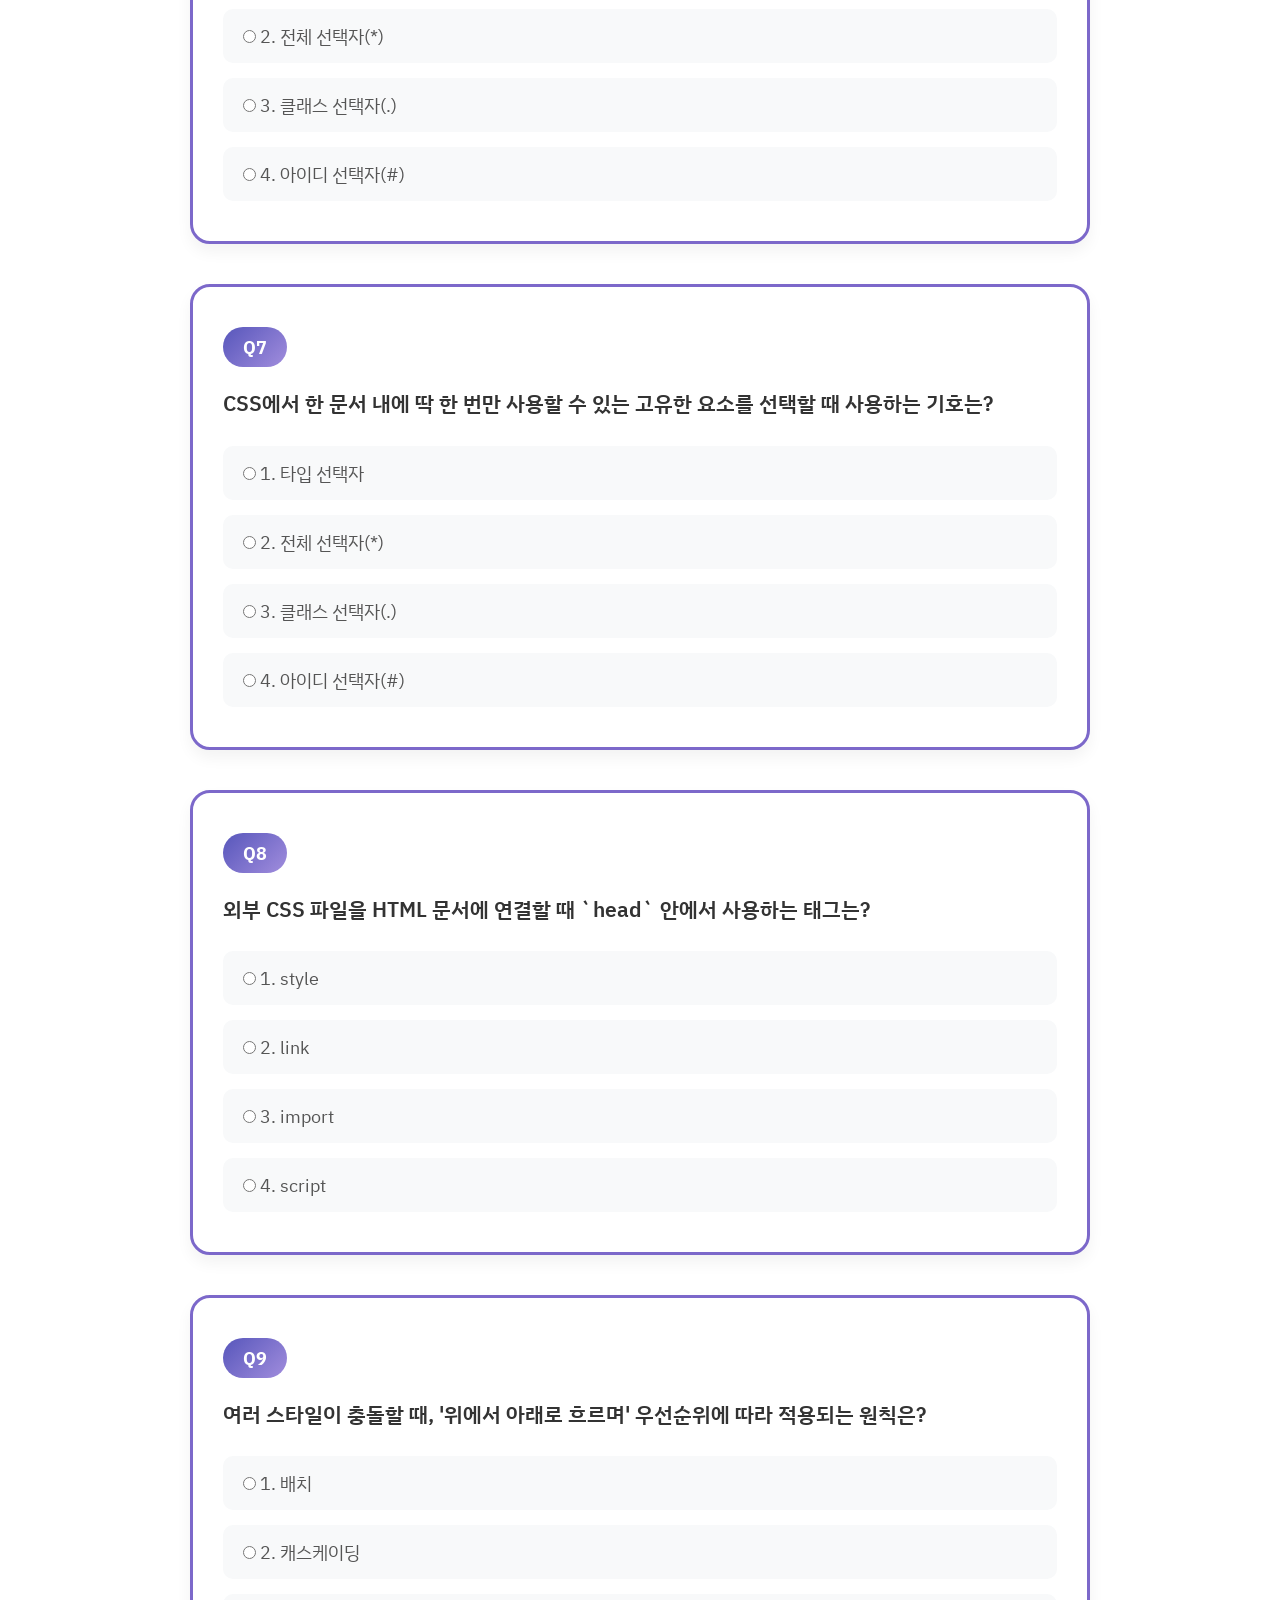
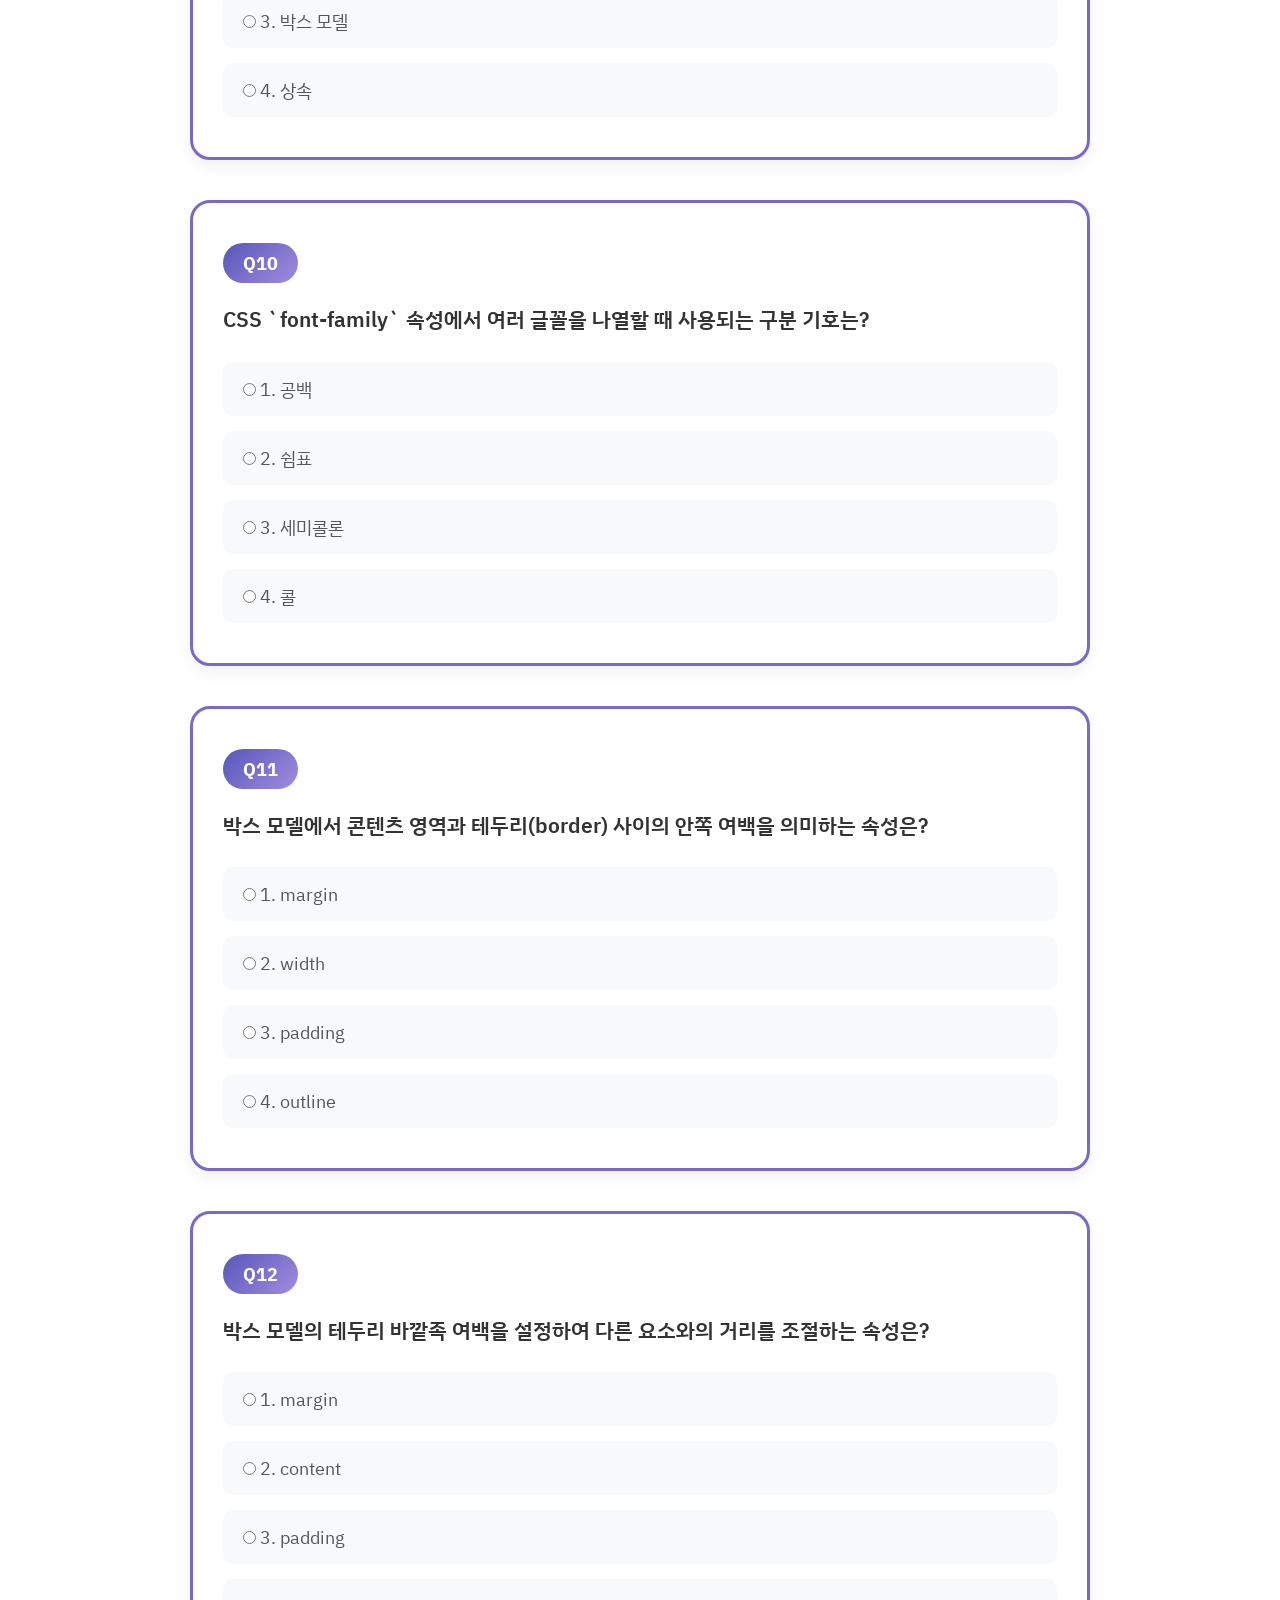
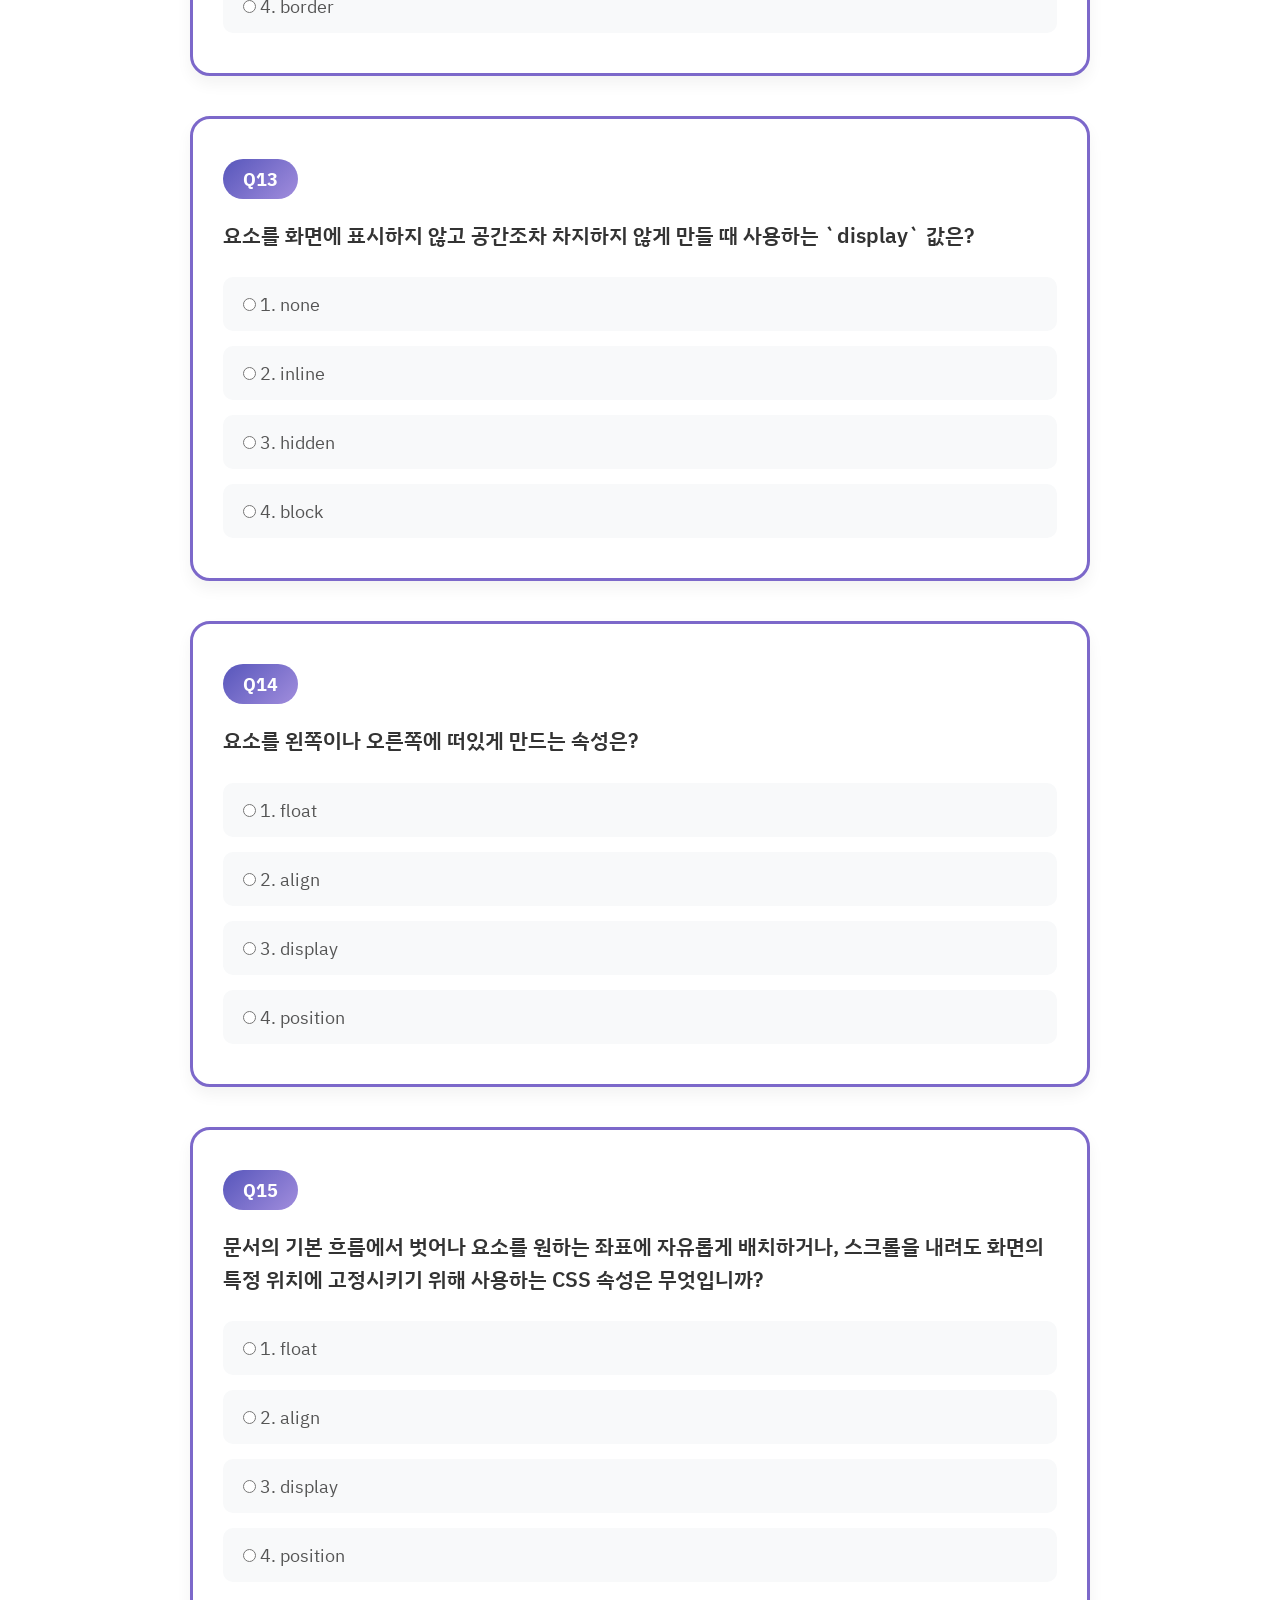
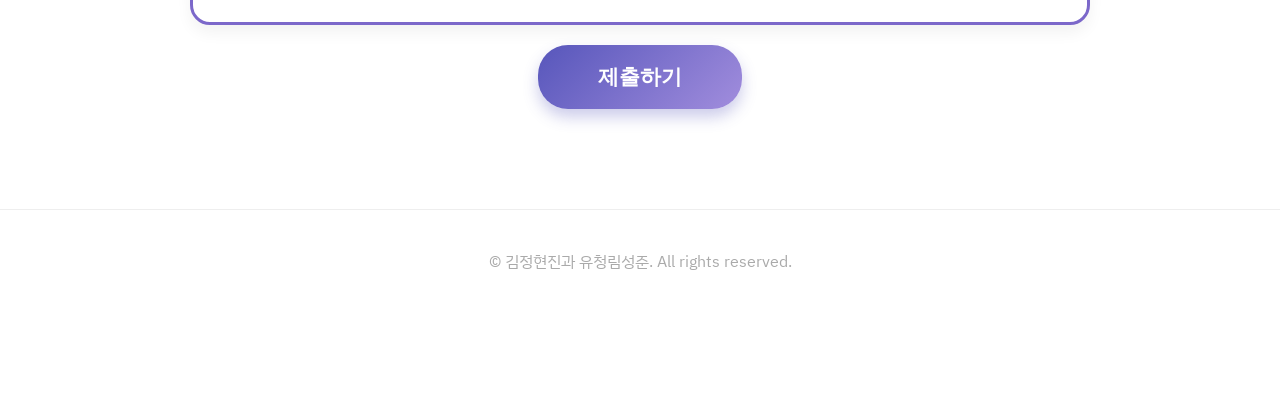
<file: src/pages/quiz/web.html>
<!doctype html>
<html lang="ko">
  <head>
    <meta charset="UTF-8" />
    <meta name="viewport" content="width=device-width, initial-scale=1.0" />
    <title>STUDEO</title>
    <link rel="preconnect" href="https://fonts.googleapis.com" />
    <link rel="preconnect" href="https://fonts.gstatic.com" crossorigin />
    <link
      href="https://fonts.googleapis.com/css2?family=IBM+Plex+Sans+KR&display=swap"
      rel="stylesheet"
    />
    <link rel="stylesheet" href="../../style/style.css" />
    <link rel="stylesheet" href="../../style/banner.css" />
    <link rel="stylesheet" href="../../style/card.css" />
    <link rel="stylesheet" href="../../style/question.css" />
    <link rel="stylesheet" href="../../style/quiz.css" />
  </head>
  <body>
    <div class="sticky-status-bar">
      <div class="status-timer" id="timer-display">⏱️ 남은 시간 - 15:00</div>
      <div class="status-progress-container">
        <div class="status-progress-bar">
          <div class="status-progress-fill" id="progress-fill"></div>
        </div>
        <div class="status-progress-text" id="progress-text">0 / 15</div>
      </div>
    </div>
    <header>
      <div class="header-left">
        <a href="/index.html" class="logo">
          <span
            style="
              background: linear-gradient(135deg, #614e9c, #7476d4);
              -webkit-background-clip: text;
              -webkit-text-fill-color: transparent;
            "
            >🛡️</span
          ><span style="font-style: italic">STUDEO</span>
        </a>
        <img
          src="/assets/list.png"
          alt=""
          class="menu-toggle"
          id="mobile-menu"
        />
        <ul class="nav-links">
          <li><a href="/src/pages/learn.html">학습</a></li>
          <li><a href="/src/pages/quiz/quizzes.html">퀴즈</a></li>
          <li><a href="/src/pages/community.html">게시판</a></li>
          <li class="member-only">
            <a href="/src/pages/mistake.html">오답 노트</a>
          </li>
        </ul>
      </div>

      <div class="header-right">
        <div class="login"><a href="/src/pages/login.html">로그인</a></div>
        <a href="/src/pages/mypage.html" class="mypage-link member-only">
          <img src="/assets/mypage-icon.png" alt="프로필 이미지" />
        </a>
        <a href="/src/pages/team.html" class="team-link">팀 소개</a>
      </div>
    </header>

    <div class="container">
      <div class="banner" id="main-banner">
        <div class="banner-text" id="main-banner-text">
          <h1>웹프로그래밍</h1>
          <h3>
            최근 인터넷의 사용이 일상화되면서 많은 종류의 실생활 서비스들이
            인터넷을 통해 웹의 형태로 제공되고 있다.<br />
            대부분의 기업, 관공서, 조직 등은 물론 개인들까지 여러 가지 자신의
            인터넷 홈페이지를 만들어 운영하고 있다.<br />
            그러므로 웹서비스를 설계하고 프로그래밍하고 구축하여 적절하게
            제공하는 기술은 오늘날 매우 중요한 기술이라고 할 수 있다.
          </h3>
        </div>
      </div>

      <div class="tabs">
        <span
          >출제 범위 |
          <span style="font-size: smaller">
            제 1장 기초사항(강의), HTML-CSS
          </span></span
        >
      </div>
    </div>

    <div class="question_list">
      <div class="question_box" data-qnum="wq1">
        <div class="q_num">q1</div>
        <p class="q_text">HTML이 의미하는 바는 무엇인가</p>
        <div class="q_choices">
          <label
            ><input type="radio" name="wq1" value="1" /> 1. Hyper Text Markup
            Language</label
          >
          <label
            ><input type="radio" name="wq1" value="2" /> 2. Hyper text Machine
            Language</label
          >
          <label
            ><input type="radio" name="wq1" value="3" /> 3. Http text Markup
            Language</label
          >
          <label
            ><input type="radio" name="wq1" value="4" /> 4. Http text Machine
            Language</label
          >
        </div>
      </div>

      <div class="question_box" data-qnum="wq2">
        <div class="q_num">q2</div>
        <p class="q_text">
          웹 브라우저 화면에는 직접 보이지 않지만 문서의 정보(인코딩, 제목 등)를
          포함하는 영역은 어디입니까?
        </p>
        <div class="q_choices">
          <label><input type="radio" name="wq2" value="1" /> 1. head</label>
          <label><input type="radio" name="wq2" value="2" /> 2. section</label>
          <label><input type="radio" name="wq2" value="3" /> 3. footer</label>
          <label><input type="radio" name="wq2" value="4" /> 4. body</label>
        </div>
      </div>

      <div class="question_box" data-qnum="wq3">
        <div class="q_num">Q3</div>
        <p class="q_text">
          웹 문서에서 핵심이 되는 내용을 담으며, 문서 내에서 단 한 번만 사용해야
          하는 시맨틱 태그는?
        </p>
        <div class="q_choices">
          <label><input type="radio" name="wq3" value="1" /> 1. article</label>
          <label><input type="radio" name="wq3" value="2" /> 2. section</label>
          <label><input type="radio" name="wq3" value="3" /> 3. main</label>
          <label><input type="radio" name="wq3" value="4" /> 4. div</label>
        </div>
      </div>

      <div class="question_box" data-qnum="wq4">
        <div class="q_num">Q4</div>
        <p class="q_text">
          순서가 없는 목록(불릿 포인트 형태)을 만들 때 사용하는 태그는?
        </p>
        <div class="q_choices">
          <label><input type="radio" name="wq4" value="1" /> 1. ol</label>
          <label><input type="radio" name="wq4" value="2" /> 2. li</label>
          <label><input type="radio" name="wq4" value="3" /> 3. ul</label>
          <label><input type="radio" name="wq4" value="4" /> 4. dl</label>
        </div>
      </div>

      <div class="question_box" data-qnum="wq5">
        <div class="q_num">Q5</div>
        <p class="q_text">
          입력란에 마우스 커서를 클릭하면 사라지는 힌트 메시지를 표시하는
          속성은?
        </p>
        <div class="q_choices">
          <label><input type="radio" name="wq5" value="1" /> 1. value</label>
          <label
            ><input type="radio" name="wq5" value="2" /> 2. autofocus</label
          >
          <label
            ><input type="radio" name="wq5" value="3" /> 3. placeholder</label
          >
          <label><input type="radio" name="wq5" value="4" /> 4. readonly</label>
        </div>
      </div>

      <div class="question_box" data-qnum="wq6">
        <div class="q_num">Q6</div>
        <p class="q_text">
          CSS에서 페이지에 있는 모든 요소를 대상으로 스타일을 적용할 때 사용하는
          선택자는?
        </p>
        <div class="q_choices">
          <label
            ><input type="radio" name="wq6" value="1" /> 1. 타입 선택자</label
          >
          <label
            ><input type="radio" name="wq6" value="2" /> 2. 전체
            선택자(*)</label
          >
          <label
            ><input type="radio" name="wq6" value="3" /> 3. 클래스
            선택자(.)</label
          >
          <label
            ><input type="radio" name="wq6" value="4" /> 4. 아이디
            선택자(#)</label
          >
        </div>
      </div>

      <div class="question_box" data-qnum="wq7">
        <div class="q_num">Q7</div>
        <p class="q_text">
          CSS에서 한 문서 내에 딱 한 번만 사용할 수 있는 고유한 요소를 선택할 때
          사용하는 기호는?
        </p>
        <div class="q_choices">
          <label
            ><input type="radio" name="wq7" value="1" /> 1. 타입 선택자</label
          >
          <label
            ><input type="radio" name="wq7" value="2" /> 2. 전체
            선택자(*)</label
          >
          <label
            ><input type="radio" name="wq7" value="3" /> 3. 클래스
            선택자(.)</label
          >
          <label
            ><input type="radio" name="wq7" value="4" /> 4. 아이디
            선택자(#)</label
          >
        </div>
      </div>

      <div class="question_box" data-qnum="wq8">
        <div class="q_num">Q8</div>
        <p class="q_text">
          외부 CSS 파일을 HTML 문서에 연결할 때 `head` 안에서 사용하는 태그는?
        </p>
        <div class="q_choices">
          <label><input type="radio" name="wq8" value="1" /> 1. style</label>
          <label><input type="radio" name="wq8" value="2" /> 2. link</label>
          <label><input type="radio" name="wq8" value="3" /> 3. import</label>
          <label><input type="radio" name="wq8" value="4" /> 4. script</label>
        </div>
      </div>

      <div class="question_box" data-qnum="wq9">
        <div class="q_num">Q9</div>
        <p class="q_text">
          여러 스타일이 충돌할 때, '위에서 아래로 흐르며' 우선순위에 따라
          적용되는 원칙은?
        </p>

        <div class="q_choices">
          <label><input type="radio" name="wq9" value="1" /> 1. 배치</label>
          <label
            ><input type="radio" name="wq9" value="2" /> 2. 캐스케이딩</label
          >
          <label
            ><input type="radio" name="wq9" value="3" /> 3. 박스 모델</label
          >
          <label><input type="radio" name="wq9" value="4" /> 4. 상속</label>
        </div>
      </div>

      <div class="question_box" data-qnum="wq10">
        <div class="q_num">Q10</div>
        <p class="q_text">
          CSS `font-family` 속성에서 여러 글꼴을 나열할 때 사용되는 구분 기호는?
        </p>

        <div class="q_choices">
          <label><input type="radio" name="wq10" value="1" /> 1. 공백</label>
          <label><input type="radio" name="wq10" value="2" /> 2. 쉼표</label>
          <label
            ><input type="radio" name="wq10" value="3" /> 3. 세미콜론</label
          >
          <label><input type="radio" name="wq10" value="4" /> 4. 콜</label>
        </div>
      </div>

      <div class="question_box" data-qnum="wq11">
        <div class="q_num">Q11</div>
        <p class="q_text">
          박스 모델에서 콘텐츠 영역과 테두리(border) 사이의 안쪽 여백을 의미하는
          속성은?
        </p>

        <div class="q_choices">
          <label><input type="radio" name="wq11" value="1" /> 1. margin</label>
          <label><input type="radio" name="wq11" value="2" /> 2. width</label>
          <label><input type="radio" name="wq11" value="3" /> 3. padding</label>
          <label><input type="radio" name="wq11" value="4" /> 4. outline</label>
        </div>
      </div>

      <div class="question_box" data-qnum="wq12">
        <div class="q_num">Q12</div>
        <p class="q_text">
          박스 모델의 테두리 바깥족 여백을 설정하여 다른 요소와의 거리를
          조절하는 속성은?
        </p>
        <div class="q_choices">
          <label><input type="radio" name="wq12" value="1" /> 1. margin</label>
          <label><input type="radio" name="wq12" value="2" /> 2. content</label>
          <label><input type="radio" name="wq12" value="3" /> 3. padding</label>
          <label><input type="radio" name="wq12" value="4" /> 4. border</label>
        </div>
      </div>

      <div class="question_box" data-qnum="wq13">
        <div class="q_num">Q13</div>
        <p class="q_text">
          요소를 화면에 표시하지 않고 공간조차 차지하지 않게 만들 때 사용하는
          `display` 값은?
        </p>
        <div class="q_choices">
          <label><input type="radio" name="wq13" value="1" /> 1. none</label>
          <label><input type="radio" name="wq13" value="2" /> 2. inline</label>
          <label><input type="radio" name="wq13" value="3" /> 3. hidden</label>
          <label><input type="radio" name="wq13" value="4" /> 4. block</label>
        </div>
      </div>

      <div class="question_box" data-qnum="wq14">
        <div class="q_num">Q14</div>
        <p class="q_text">요소를 왼쪽이나 오른쪽에 떠있게 만드는 속성은?</p>
        <div class="q_choices">
          <label><input type="radio" name="wq14" value="1" /> 1. float</label>
          <label><input type="radio" name="wq14" value="2" /> 2. align</label>
          <label><input type="radio" name="wq14" value="3" /> 3. display</label>
          <label
            ><input type="radio" name="wq14" value="4" /> 4. position</label
          >
        </div>
      </div>

      <div class="question_box" data-qnum="wq15">
        <div class="q_num">Q15</div>
        <p class="q_text">
          문서의 기본 흐름에서 벗어나 요소를 원하는 좌표에 자유롭게 배치하거나,
          스크롤을 내려도 화면의 특정 위치에 고정시키기 위해 사용하는 CSS 속성은
          무엇입니까?
        </p>
        <div class="q_choices">
          <label><input type="radio" name="wq15" value="1" /> 1. float</label>
          <label><input type="radio" name="wq15" value="2" /> 2. align</label>
          <label><input type="radio" name="wq15" value="3" /> 3. display</label>
          <label
            ><input type="radio" name="wq15" value="4" /> 4. position</label
          >
        </div>
      </div>
    </div>
    <div class="submit_box">
      <button type="button" class="btn_submit" id="btn-submit">제출하기</button>
    </div>

    <div class="custom-modal-overlay" id="result-modal">
      <div class="custom-modal">
        <h2 id="modal-title">퀴즈 결과</h2>
        <p id="modal-content">정답: -개 / 오답: -개</p>
        <div class="custom-modal-buttons">
          <button type="button" class="btn-close" id="btn-modal-close">
            확인
          </button>
          <a href="wrong_notes.html" class="btn-wrong-notes"
            >오답노트 바로가기</a
          >
        </div>
      </div>
    </div>

    <footer>© 김정현진과 유청림성준. All rights reserved.</footer>
    <script src="/src/script/main.js"></script>
    <script src="../../script/quiz.js"></script>
  </body>
</html>
</file>
<file: src/style/style.css>
/* 기본 설정 */
* {
  margin: 0;
  padding: 0;
  box-sizing: border-box;
  font-family: 'IBM Plex Sans KR', sans-serif;
}

body {
  background-color: #ffffff;
  color: #333;
  -ms-overflow-style: none;
}
::-webkit-scrollbar {
  display: none;
}
/* 
body.index-page {
  background: radial-gradient(circle 300px, #383e4f, #0b0f1a);
} */

a {
  text-decoration: none;
  color: inherit;
}
ul {
  list-style: none;
}

/* 컨테이너 */
.container {
  max-width: 1200px;
  margin: 0 auto;
  padding: 0 20px;
}

/* 헤더 */
header {
  display: flex;
  justify-content: space-between;
  align-items: center;
  height: 70px;
  background-color: #0b0f1a;
  padding: 0 20px;
  transition:
    background-color 0.3s ease,
    border-bottom 0.3s ease;
}

header:not(.main-header) {
  border-bottom: 1px solid #eee;
}

.header-left,
.header-right {
  display: flex;
  align-items: center;
  gap: 20px;
}

.logo {
  font-size: 24px;
  font-weight: bold;
  color: #ffffff;
  display: flex;
  align-items: center;
  gap: 8px;
}

.nav-links {
  display: flex;
  gap: 15px;
  font-size: 15px;
  font-weight: 500;
  color: #666;
}

.nav-links li.active {
  color: #7476d4;
  font-weight: bold;
  position: relative;
}

.nav-links li.active::after {
  content: '';
  position: absolute;
  bottom: -25px;
  left: 0;
  width: 100%;
  height: 3px;
  background-color: #7476d4;
}

.menu-toggle {
  cursor: pointer;
  width: 20px;
  display: none;
  margin-left: auto;
}

.mypage-link {
  width: 20px;
  height: 20px;
  /* border-radius: 50%; */
  /* overflow: hidden; */
}

.mypage-link img {
  width: 100%;
  height: 100%;
  object-fit: cover;
}

.team-link {
  font-size: 14px;
  color: #666;
  border-left: 1px solid #666;
  padding-left: 15px;
}

.login {
  display: flex;
  align-items: center;
  justify-content: center;
  padding: 5px 10px;
  border-radius: 10px;
  background-color: #7476d4;
  color: #0b0f1a;
  font-size: 14px;
}

body.main-page .login {
  color: #ffffff;
}

body.main-page .mypage-link.member-only img {
  filter: brightness(0) saturate(100%);
}

.login-container {
  margin: 170px auto;
  padding: 50px 40px;
  display: flex;
  flex-direction: column;
  gap: 10px;
  border-radius: 10px;
  border: 2px solid #f5f5f5;
  width: 400px;
}

.login-button {
  background-color: #7476d4;
  color: white;
  border: none;
  border-radius: 5px;
  padding: 5px;
  cursor: pointer;
}

.password-field {
  position: relative;
}

.password-field .input {
  width: 100%;
  padding-right: 46px;
}

.password-toggle {
  position: absolute;
  right: 10px;
  top: 50%;
  transform: translateY(-50%);
  width: 18px;
  height: 18px;
  border: none;
  background-color: transparent;
  background-repeat: no-repeat;
  background-position: center;
  background-size: contain;
  cursor: pointer;
}

.password-toggle:focus {
  outline: none;
}

.login-container .input {
  color: #000;
  padding: 5px 10px;
  border: 1px solid #ccc;
  border-radius: 5px;
}

#sign-link:hover {
  color: #7476d4;
}

/* 탭 메뉴 */
.tabs {
  display: flex;
  gap: 20px;
  font-size: 22px;
  font-weight: bold;
  margin-bottom: 20px;
}

.tabs span {
  color: #111;
}

.tabs span.inactive {
  color: #bbb;
}

/* ----------- 검색창 ----------- */
.search-container {
  margin-bottom: 30px;
}

.search-input {
  width: 100%;
  padding: 15px 20px;
  border: 1px solid #eaeaea;
  border-radius: 8px;
  font-size: 15px;
  background-color: #fafafa;
}

/* ----------- 메인 레이아웃 ----------- */
.main-content {
  display: flex;
  gap: 40px;
  margin-bottom: 50px;
}

.top-tittle {
  display: flex;
}

/* 버튼 기본 스타일 초기화 */
.btn-back {
  background: none;
  border: none;
  padding: 8px; /* 터치 영역 확보 */
  cursor: pointer;
  display: inline-flex;
  align-items: center;
  justify-content: center;
}

/* 뒤로가기 화살표 아이콘 */
.icon-back {
  width: 24px; /* 화살표 너비 */
  height: 24px; /* 화살표 높이 */
  background-color: #0b0f1a;

  /* 마스크 경로 설정 */
  -webkit-mask-image: url('../../assets/left-chevron.png');
  mask-image: url('../../assets/left-chevron.png');

  /* 마스크 속성 최적화 */
  -webkit-mask-size: contain;
  mask-size: contain;
  -webkit-mask-repeat: no-repeat;
  mask-repeat: no-repeat;
  -webkit-mask-position: center;
  mask-position: center;
}

/* ----------- 사이드바 필터 ----------- */
.sidebar {
  width: 220px;
  flex-shrink: 0;
}

.filter-header {
  display: flex;
  justify-content: space-between;
  align-items: center;
  margin-bottom: 20px;
  font-weight: bold;
}

.filter-reset {
  font-size: 12px;
  color: #888;
  font-weight: normal;
}

.filter-group {
  margin-bottom: 25px;
}

.filter-group h4 {
  font-size: 14px;
  color: #555;
  margin-bottom: 12px;
}

.filter-item {
  display: flex;
  align-items: center;
  gap: 10px;
  margin-bottom: 10px;
  font-size: 14px;
  color: #666;
}

.filter-item input[type='checkbox'] {
  width: 16px;
  height: 16px;
  border: 1px solid #ccc;
  border-radius: 4px;
}

/* ----------- 카드 리스트 영역 ----------- */
.content-area {
  flex-grow: 1;
}

.content-header {
  display: flex;
  justify-content: space-between;
  align-items: center;
  margin-bottom: 20px;
}

.content-header h2 {
  font-size: 18px;
}

.content-header h2 span {
  color: #888;
  font-weight: normal;
}

.sort-select {
  padding: 6px 10px;
  border: 1px solid #eee;
  border-radius: 6px;
  font-size: 13px;
}

footer {
  margin-top: 80px;
  padding: 40px;
  border-top: 1px solid #eee;
  text-align: center;
  color: #aaa;
  /* max-height: 100px; */
}

/* ===== 모바일 대응 ===== */
@media (max-width: 768px) {
  .main-content {
    display: flex;
    flex-direction: column;
    gap: 20px;
  }

  .sidebar {
    width: 100%;
  }

  .content-area {
    width: 100%;
  }

  /* 1. 토글 버튼 노출 및 위치 고정 */
  .menu-toggle {
    display: block;
    position: absolute;
    right: 15px;
    top: 20px; /* 헤더 패딩에 맞춰 조절하세요 */
  }

  /* 2. 헤더 구조를 세로 배열로 변경 */
  header.header {
    flex-direction: column;
    align-items: flex-start;
    height: auto;
    padding: 15px;
    position: relative;
  }

  .header-left {
    width: 100%;
    flex-direction: column;
    align-items: flex-start;
  }

  /* 로고 영역은 상단 고정 */
  .header-left .logo {
    margin-bottom: 10px;
  }

  /* 3. 기본 상태에서 메뉴 숨기기 */
  .nav-links,
  .header-right {
    display: none;
    width: 100%;
    flex-direction: column;
    gap: 0;
    padding: 0;
  }

  /* 4. 자바스크립트로 active 클래스가 붙었을 때만 노출 */
  .nav-links.active,
  .header-right.active {
    display: flex;
  }

  /* 5. 모바일 메뉴 내부 스타일 정렬 */
  .nav-links li,
  .header-right > div,
  .header-right > a {
    width: 100%;
    text-align: center;
    padding: 12px 0;
    border-top: 1px solid rgba(0, 0, 0, 0.05); /* 디자인에 따라 색상 조절 가능 */
  }

  .header-right {
    margin-top: 0;
    justify-content: center;
    align-items: center;
  }

  .team-link {
    border: none !important;
    padding: 12px 0 !important;
  }
}

/* ===================================================
   ✅ [인덱스 배경전환 적용] 모바일 대응 반응형 스타일 (768px 이하)
   =================================================== */
@media (max-width: 768px) {
  /* [공통] 메인 레이아웃 세로 정렬 */
  .main-content {
    display: flex;
    flex-direction: column;
    gap: 20px;
  }

  .sidebar,
  .content-area {
    width: 100%;
  }

  .login-container {
    width: 300px;
  }

  /* -----------------------------------------------
     1. index 외의 일반 페이지 (서브 페이지) 모바일 헤더
     ----------------------------------------------- */
  body:not(.main-page) header {
    flex-direction: column !important;
    align-items: flex-start !important;
    height: auto !important;
    padding: 12px 20px !important;
    position: relative !important;
    background-color: #0b0f1a !important; /* 서브페이지는 기존 어두운 배경 유지 */
  }

  body:not(.main-page) .header-left,
  body:not(.main-page) .header-right {
    width: 100% !important;
    flex-direction: column !important;
    align-items: center !important;
    gap: 0 !important;
    display: none;
  }

  body:not(.main-page) .header-left {
    display: flex !important;
  }
  body:not(.main-page) .header-left .logo {
    align-self: flex-start !important;
    margin-bottom: 8px;
  }

  body:not(.main-page) .menu-toggle {
    display: block !important;
    position: absolute !important;
    right: 20px;
    top: 20px;
    cursor: pointer;
    filter: none !important; /* 원본 색상 유지 */
  }

  body:not(.main-page) .nav-links {
    display: none !important;
    width: 100% !important;
  }

  body:not(.main-page) .nav-links.active,
  body:not(.main-page) .header-right.active {
    display: flex !important;
    flex-direction: column !important;
    align-items: center !important;
    width: 100% !important;
  }

  body:not(.main-page) .nav-links li,
  body:not(.main-page) .header-right > div,
  body:not(.main-page) .header-right > a {
    display: block !important;
    width: 100% !important;
    text-align: center !important;
    padding: 10px 0 !important;
    font-size: 15px !important;
    color: #ffffff !important;
    border-top: 1px solid rgba(255, 255, 255, 0.1) !important;
    box-sizing: border-box !important;
    line-height: 1.4 !important;
  }

  .member-only[style*='display: none'] {
    display: none !important;
  }

  body:not(.main-page) .nav-links li.active::after {
    bottom: 3px !important;
    width: 55px !important;
    left: 50% !important;
    transform: translateX(-50%) !important;
  }
  body:not(.main-page) .nav-links li.active {
    color: #7476d4 !important;
    font-weight: bold;
  }

  /* -----------------------------------------------
     2. index 페이지 (body.main-page) 전용 모바일 헤더
     ----------------------------------------------- */
  /* 기본 상태: 배경 투명화 */
  body.main-page header.header {
    flex-direction: column;
    align-items: flex-start;
    height: auto;
    padding: 12px 15px;
    position: fixed;
    width: 100%;
    background-color: transparent !important;
    border-bottom: none !important;
    transition:
      background-color 0.3s ease,
      box-shadow 0.3s ease;
    z-index: 9999;
  }

  /* 토글이 켜졌거나 스크롤이 내려갔을 때: 배경 흰색 */
  body.main-page header.header.scrolled {
    background-color: #ffffff !important;
    box-shadow: 0 2px 10px rgba(0, 0, 0, 0.05);
  }

  body.main-page .header-left {
    width: 100%;
    flex-direction: column;
    align-items: flex-start;
  }

  body.main-page .header-left .logo {
    margin-bottom: 8px;
  }

  /* 🎯 [수정] 인덱스 토글 아이콘 초기 상태: filter를 제거하여 원본 검은색 이미지 노출 */
  body.main-page .menu-toggle {
    display: block;
    position: absolute;
    right: 15px;
    top: 18px;
    cursor: pointer;
    filter: none !important; /* 원래 업로드하신 검은색 list.png 그대로 출력 */
    transition: filter 0.3s ease;
  }

  /* 🎯 [수정] 스크롤이 내려가거나 토글이 열려 배경이 하얗게 변했을 때만 #0b0f1a 색상 필터 적용 */
  body.main-page header.header.scrolled .menu-toggle {
    filter: brightness(0) invert(6%) sepia(21%) saturate(2371%)
      hue-rotate(196deg) brightness(97%) contrast(97%) !important;
  }

  /* -----------------------------------------------
     3. 기타 모바일 공통 세부 컴포넌트 조정
     ----------------------------------------------- */
  /* 로그인 버튼 규격 최적화 */
  .login {
    width: 90% !important;
    max-width: 280px;
    margin: 8px auto !important;
    padding: 8px !important;
    background-color: #7476d4 !important;
    border-radius: 8px;
    display: block !important;
  }

  .header-right .login[style*='display: none'] {
    display: none !important;
  }

  /* 인덱스 페이지 모바일 로그인 텍스트 색상 대응 */
  body.main-page .login a {
    color: #ffffff !important;
  }
  body:not(.main-page) .login a {
    color: #0b0f1a !important;
  }

  /* 마이페이지 프로필 박스 두께 슬림화 */
  .mypage-link {
    display: block !important;
    width: 100% !important;
    border-top: 1px solid rgba(255, 255, 255, 0.1) !important;
    padding: 6px 0 !important;
    margin: 0 auto !important;
    box-sizing: border-box !important;
    height: auto !important;
  }

  body.main-page .mypage-link {
    border-top: 1px solid rgba(0, 0, 0, 0.05) !important;
  }

  .mypage-link img {
    width: 36px !important;
    height: 36px !important;
    display: block !important;
    margin: 0 auto !important;
    border-radius: 50%;
    object-fit: cover;
  }

  .team-link {
    border-left: none !important;
    padding-left: 0 !important;
    line-height: 1.4 !important;
  }
}
</file>
<file: src/style/home.css>
/* =========================/* ================= main 페이지 전용 설정
========================= */
body.main-page {
  background: #ffffff;
  color: #111;
  scroll-snap-type: y mandatory;
}

/* =========================
   ✅ 배경 (Blob 애니메이션)
========================= */
.bg {
  position: fixed;
  width: 100%;
  height: 100%;
  z-index: -1;
  overflow: hidden;
}

.bg::before,
.bg::after {
  content: '';
  position: absolute;
  width: 650px;
  height: 650px;
  border-radius: 50%;
  filter: blur(100px);

  background: radial-gradient(circle, #6c63ff, transparent);
  animation: moveBlob 8s infinite ease-in-out;
}

.bg::after {
  left: 60%;
  top: 50%;
  background: radial-gradient(circle, #8b5cf6, transparent);
  animation-duration: 10s;
}

@keyframes moveBlob {
  0% {
    transform: translate(-30%, -30%) scale(1);
  }
  50% {
    transform: translate(30%, 20%) scale(1.25);
  }
  100% {
    transform: translate(-30%, -30%) scale(1);
  }
}

/* =========================
   ✅ 페이지 구조
========================= */
.page {
  height: 100vh;
  display: flex;
  flex-direction: column;
  align-items: center;

  scroll-snap-align: start;
  text-align: center;
}

/* =========================
   ✅ HERO
========================= */
.hero {
  padding-top: 80px;
  height: calc(100vh - 80px); /* navbar 제외한 전체 높이 */

  display: flex;
  justify-content: center; /* 가로 중앙 */
  align-items: center; /* 세로 중앙 */
}

.hero-content {
  margin: 0; /* 기존 margin 제거 */
  text-align: center; /* 텍스트 중앙 */
}

.hero h1 {
  font-size: 64px;
}

.hero p {
  font-size: 30px;
  margin: 20px 0 30px;
  color: #787777;
}

.hero-btn {
  padding: 12px 20px;
  background: #6c63ff;
  color: white;
  border-radius: 10px;
  font-size: 18px;
}

.hero-btn:hover {
  background: #574fe8;
}

/* =========================
   ✅ ✅ 카드 wrapper (추가된 핵심)
========================= */
.big-card {
  margin-top: 30px;
  padding: 40px;

  display: grid;
  grid-template-columns: repeat(3, 1fr);
  gap: 20px;

  border-radius: 20px;
  background: rgba(255, 255, 255, 0.6);
  backdrop-filter: blur(20px);

  box-shadow: 0 20px 50px rgba(0, 0, 0, 0.1);
}

/* ✅ card.css hover 살짝 강화 */
.big-card .card:hover {
  transform: translateY(-6px);
  box-shadow: 0 15px 40px rgba(108, 99, 255, 0.2);
}

/* =========================
   ✅ 텍스트 애니메이션 (수정됨)
========================= */
.section h2,
.section > p {
  opacity: 0;
  transform: translateY(40px);
  transition: 0.6s ease;
}

.section h2.show,
.section > p.show {
  opacity: 1;
  transform: translateY(0);
}

/* =========================
   ✅ TOP 버튼
========================= */
#topBtn {
  position: fixed;
  bottom: 30px;
  right: 30px;

  width: 50px;
  height: 50px;

  background: #6c63ff;
  color: white;

  border: none;
  border-radius: 50%;

  font-size: 18px;
  cursor: pointer;
  display: none;
}

#topBtn:hover {
  transform: translateY(-4px);
}

/* =========================
   ✅ 메인 페이지 header 투명
========================= */
body.main-page header {
  background: transparent;
  border-bottom: none;
  position: fixed;
  width: 100%;
  z-index: 1000;
}

/* ✅ 글자 색 */
body.main-page .logo {
  color: #111;
}

body.main-page .nav-links {
  color: #111;
}

/* ✅ 카드 애니메이션 (필수) */
.card {
  opacity: 0;
  transform: translateY(40px);
  transition: 0.6s ease;
}

.card.show {
  opacity: 1;
  transform: translateY(0);
}
.section h2 {
  font-size: 36px;
  margin-bottom: 10px;
}

.section > p {
  font-size: 18px;
  color: #787777;
}
.card {
  text-align: left;
}

@media (max-width: 768px) {
  .hero-content h1 {
    margin: auto 25px;
    font-size: 33px;
  }
  .hero-content p {
    font-size: 20px;
  }

  .section {
    margin-bottom: 100px;
  }

  .section p {
    font-size: 17px;
  }

  .big-card {
    grid-template-columns: 1fr;
    width: 310px;
    padding: 20px;
  }
}
</file>
<file: src/style/card.css>
/* 그리드 카드 */
.card-grid {
  display: grid;
  grid-template-columns: repeat(auto-fit, minmax(250px, 1fr));
  gap: 20px;
}
/* 카드를 링크 태그(a)로 변경했으므로 block 요소로 동작하게 수정 */
.card {
  display: block;
  border: 1px solid #fff;
  border-radius: 12px;
  overflow: hidden;
  cursor: pointer;
  transition:
    transform 0.2s ease,
    box-shadow 0.2s ease;
}
.card:hover {
  transform: translateY(-4px);
  box-shadow: 0 8px 16px rgb(0, 0, 0, 0.08);
  border: 1px solid #eee;
}
.card-image {
  height: 160px;
  background-color: #f0f0f0;
  padding: 20px;
  position: relative;
}
.card-image h3 {
  font-size: 22px;
  font-weight: bold;
  color: #333;
}
.bookmark-icon {
  position: absolute;
  top: 0;
  right: 20px;
  width: 20px;
  height: 30px;
}

.bg-pink {
  background-color: #fff0f5;
}
.bg-blue {
  background-color: #f0fbff;
}
.bg-green {
  background-color: #f0fff2;
}
.bg-orange {
  background-color: #fff8f0;
}
.bg-violet {
  background-color: #f5f0ff;
}
.bookmark-pink {
  background-color: #ff4785;
}
.bookmark-blue {
  background-color: #73c8e6;
}
.bookmark-green {
  background-color: #8dec7a;
}
.bookmark-orange {
  background-color: #ffb347;
}
.bookmark-violet {
  background-color: #b19cd9;
}

.card-info {
  padding: 15px 15px;
}
.card-title {
  font-size: 16px;
  font-weight: bold;
  margin-bottom: 10px;
  line-height: 1.4;
}
.card-tags {
  display: flex;
  gap: 6px;
  flex-wrap: wrap;
}
.tag {
  padding: 3px 8px;
  background-color: #f5f5f5;
  color: #666;
  font-size: 11px;
  border-radius: 4px;
  border: 1px solid #eee;
}
.tag-tier {
  color: #e83e8c;
  font-weight: bold;
}
.tag-choice {
  color: #fd7e14;
  font-weight: bold;
}
.tag-essential {
  color: #28a745;
  font-weight: bold;
}

/* 팀원 그리드 스타일 */
.coworker-grid {
  display: grid;
  grid-template-columns: repeat(4, 1fr);
  gap: 20px;
  justify-items: center;
  align-items: start;
}

.coworker {
  padding: 30px 80px;
  border: #eee 1px solid;
  border-radius: 12px;
  text-align: center;
}

.coworker:hover {
  transform: translateY(-4px);
  box-shadow: 0 8px 16px rgba(0, 0, 0, 0.08);
  border: #eee 1px solid;
}

.coworker-photo {
  width: 100px;
  height: 100px;
  /* border-radius: 50%; */
  object-fit: cover;
  margin-bottom: 10px;
}

.coworker-links {
  list-style: none;
  padding: 0;
  margin: 0;
}

.coworker-links li {
  margin: 5px 0;
}

.coworker-links a {
  text-decoration: none;
  color: #007bff;
  transition: color 0.2s;
}

.coworker-links a:hover {
  color: #0056b3;
}
</file>
<file: src/style/community.css>
* {
  box-sizing: border-box;
  margin: 0;
  padding: 0;
}

/* 사이드 바 블록 */
.container {
  max-width: 1200px;
  margin: 2rem auto 3rem;
  padding: 0 1rem 3rem;
  display: flex;
  gap: 24px;
  align-items: flex-start;
}

/* 사이드 바 너비 고정*/
.sidebar {
  width: 250px;
  flex-shrink: 0;
}

/* 사이드 바 메뉴 목록 */
.nav-menu-box {
  display: flex;
  flex-direction: column;
  gap: 4px;
  margin-bottom: 1.5rem;
}

/* 사이드 바 메뉴 항목 */
.nav-item {
  display: flex;
  align-items: center;
  gap: 10px;
  padding: 12px 16px;
  font-size: 14px;
  color: #495057;
  border-radius: 8px;
  cursor: pointer;
  transition: all 0.2s;
}

/* 사이드 바 메뉴 hover */
.nav-item:hover {
  background: #f1f3f5;
}

/* 사이드 바 선택된 메뉴 */
.nav-item.active {
  background: #eeedfe;
  color: #614e9c;
  font-weight: 600;
}

/* 우측 메인 콘텐츠 영역 */
.main {
  flex: 1;
  min-width: 0;
}

/* 취소 버튼 */
.btn {
  padding: 10px 16px;
  border-radius: 8px;
  font-size: 13px;
  font-weight: 500;
  cursor: pointer;
  border: 1px solid #ced4da;
  background: #ffffff;
  color: #495057;
}

/* 글 작성, 등록 버튼 */
.btn-primary {
  background: #614e9c;
  color: #ffffff;
  border: none;
  padding: 10px 16px;
  border-radius: 8px;
  font-size: 13px;
  font-weight: 500;
  cursor: pointer;
}

/* 필터 칩 + 글쓰기 버튼 가로 배치 */
.filter-header {
  display: flex;
  align-items: center;
  justify-content: space-between;
  margin-bottom: 1.5rem;
}

/* filter-header 안에서는 filter-bar 하단 여백 제거 */
.filter-header .filter-bar {
  margin-bottom: 0;
}

/* 필터 칩 목록 */
.filter-bar {
  display: flex;
  gap: 8px;
  margin-bottom: 1.5rem;
}

/* 필터 칩 버튼 */
.chip {
  padding: 6px 16px;
  font-size: 13px;
  border: 1px solid #e9ecef;
  border-radius: 20px;
  background: #ffffff;
  color: #495057;
  cursor: pointer;
}

/* 선택된 필터 칩 */
.chip.on {
  background: #614e9c;
  color: #ffffff;
  border-color: #614e9c;
  font-weight: 600;
}

/* 게시글 목록 표 */
table {
  width: 100%;
  border-collapse: separate;
  border-spacing: 0 12px;
  margin-top: -12px;
}

/* 게시글 한 줄 */
tr {
  background: #fbf9fb;
  border: 1px solid #dddddd;
  border-radius: 12px;
  cursor: pointer;
}

/* 게시글 있는 줄 모션 */
tr.has-item {
  transition:
    transform 0.2s,
    box-shadow 0.2s;
}

/* 게시글 있는 줄 hover */
tr.has-item:hover {
  transform: translateY(-2px);
  box-shadow: 0 4px 12px rgba(97, 78, 156, 0.08);
}

/* 게시글 칸 */
td {
  padding: 20px;
  vertical-align: middle;
}

/* 번호 칸 (맨 왼쪽) */
td:first-child {
  border-top-left-radius: 12px;
  border-bottom-left-radius: 12px;
  padding-right: 0;
  color: #afa9ec;
  font-size: 12px;
}

/* 내용 칸 (맨 오른쪽) */
td:last-child {
  border-top-right-radius: 12px;
  border-bottom-right-radius: 12px;
}

/* 게시글 제목 */
.post-title {
  font-size: 16px;
  font-weight: 600;
  color: #2d2d2d;
  margin-bottom: 6px;
}

/* 날짜, 작성자, 조회수 */
.col-d {
  font-size: 13px;
  color: #868e96;
}

/* 배지 공통 */
.badge {
  display: inline-block;
  padding: 4px 10px;
  border-radius: 6px;
  font-size: 11px;
  font-weight: 600;
  margin-right: 8px;
}

/* 배지 종류별 색상 */
.b-pinned {
  background: #fff0f6;
  color: #d9480f;
}
.b-notice {
  background: #e8f5e9;
  color: #2e7d32;
}
.b-new {
  background: #e8eaf6;
  color: #3f51b5;
}
.b-answered {
  background: #e0f2f1;
  color: #004d40;
}
.b-waiting {
  background: #fff3e0;
  color: #e65100;
}
.b-closed {
  background: #eceff1;
  color: #37474f;
}

/* 페이지네이션 */
.pager {
  display: flex;
  justify-content: center;
  gap: 8px;
  margin-top: 2rem;
}

/* 페이지 버튼 */
.pb {
  width: 36px;
  height: 36px;
  display: flex;
  align-items: center;
  justify-content: center;
  border-radius: 8px;
  background: #ffffff;
  border: 1px solid #e9ecef;
  color: #495057;
  cursor: pointer;
  font-size: 14px;
}

/* 현재 페이지 버튼 */
.pb.cur {
  background: #614e9c;
  color: #ffffff;
  border-color: #614e9c;
  font-weight: 600;
}

/* 비활성 페이지 버튼 */
.pb.disabled {
  opacity: 0.4;
  cursor: default;
}

/* 모달 배경 오버레이 */
.modal-overlay {
  display: none;
  position: fixed;
  inset: 0;
  background: rgba(0, 0, 0, 0.4);
  z-index: 1000;
  align-items: center;
  justify-content: center;
}

/* 모달 열릴 때 */
.modal-overlay.open {
  display: flex;
}

/* 모달 박스 */
.modal {
  background: #ffffff;
  border-radius: 16px;
  width: 75%;
  padding: 2rem;
  box-shadow: 0 10px 25px rgba(0, 0, 0, 0.1);
}

/* 모달 제목 */
.modal-title {
  font-size: 18px;
  font-weight: 700;
  color: #111111;
  margin-bottom: 1.5rem;
}

/* 모달 입력 행 */
.form-row {
  margin-bottom: 1.25rem;
}

/* 모달 입력 라벨 */
.form-row label {
  display: block;
  font-size: 13px;
  font-weight: 600;
  color: #495057;
  margin-bottom: 6px;
}

/* 모달 입력창 */
.form-row input,
.form-row textarea {
  width: 100%;
  padding: 10px 14px;
  font-size: 14px;
  border: 1px solid #ced4da;
  border-radius: 8px;
  outline: none;
  font-family: inherit;
  resize: none;
}

/* 모달 입력창 포커스 */
.form-row input:focus,
.form-row textarea:focus {
  border-color: #614e9c;
}

/* 모달 버튼 묶음 */
.modal-actions {
  display: flex;
  justify-content: flex-end;
  gap: 10px;
  margin-top: 1.5rem;
}

/* 상세 페이지 뒤로가기 */
.detail-back {
  color: #614e9c;
  font-size: 14px;
  font-weight: 500;
  cursor: pointer;
  margin-bottom: 1.5rem;
  display: inline-block;
}

/* 상세 페이지 헤더 */
.detail-header {
  background: #ffffff;
  padding: 2rem;
  border-radius: 12px 12px 0 0;
  border: 1px solid #eaeaea;
  border-bottom: none;
}

/* 상세 페이지 제목 */
.detail-title {
  font-size: 22px;
  font-weight: 700;
  color: #111111;
  margin: 10px 0;
}

/* 상세 페이지 작성자, 날짜, 조회수 */
.detail-meta {
  font-size: 13px;
  color: #868e96;
  display: flex;
  gap: 16px;
}

/* 상세 페이지 본문 */
.detail-body {
  background: white;
  padding: 2rem;
  border-radius: 0 0 12px 12px;
  border: 1px solid #eaeaea;
  font-size: 15px;
  line-height: 1.8;
  color: #333333;
  margin-bottom: 2rem;
}

/* 댓글 개수 제목 */
.comment-title {
  font-size: 15px;
  font-weight: 700;
  color: #111111;
  margin-bottom: 1rem;
}

/* 댓글 한 개 블록 */
.comment-item {
  background: #ffffff;
  padding: 14px 18px;
  border-radius: 10px;
  border: 1px solid #eaeaea;
  margin-bottom: 10px;
}

/* 댓글 작성자 */
.comment-author {
  font-size: 13px;
  font-weight: 700;
  color: #614e9c;
  margin-bottom: 4px;
}

/* 댓글 내용 */
.comment-text {
  font-size: 14px;
  color: #495057;
}

/* 댓글 입력 영역 */
.comment-input-row {
  display: flex;
  gap: 10px;
  margin-top: 1.5rem;
}

/* 댓글 입력창 */
.comment-input-row input {
  flex: 1;
  padding: 12px 16px;
  border: 1px solid #ced4da;
  border-radius: 8px;
  font-size: 14px;
  outline: none;
}

/* 댓글 입력창 포커스 */
.comment-input-row input:focus {
  border-color: #614e9c;
}

/* ===================================================
   ✅ [정중앙 정렬 보완본] 모바일 대응 반응형 스타일 (768px 이하)
   =================================================== */
@media (max-width: 768px) {
  /* 1. 전체 컨테이너 및 레이아웃 중앙 정렬 */
  .container {
    margin: 1rem auto 2rem !important;
    padding: 0 16px 2rem !important; /* 양옆 여백 균등 배분 */
    flex-direction: column !important;
    align-items: center !important; /* 내부 요소들을 가로축 정중앙에 정렬 */
    gap: 20px !important;
    width: 100% !important;
    box-sizing: border-box !important;
  }

  /* 2. 상단 가로 탭 메뉴(구 사이드바) 최적화 */
  .sidebar {
    width: 100% !important;
    max-width: 500px !important; /* 모바일에서 너무 펑퍼짐해지지 않게 제한 */
    margin: 0 auto !important;
  }

  .nav-menu-box {
    display: flex !important;
    flex-direction: row !important;
    gap: 8px !important;
    margin: 0 auto 8px !important;
    width: 100% !important;
    justify-content: center !important; /* 탭 메뉴들을 중앙으로 밀착 */
  }

  .nav-item {
    flex: 1 !important;
    text-align: center !important;
    justify-content: center !important;
    padding: 10px 6px !important;
    font-size: 13px !important;
    white-space: nowrap !important;
    border-radius: 6px !important;
  }

  /* 3. 🎯 [핵심 수정] #main-area 메인 콘텐츠 영역 중앙 배치 */
  .main-content {
    width: 100% !important;
    max-width: 600px !important; /* 모바일 가독성이 가장 좋은 폭으로 제한 */
    margin: 0 auto !important; /* 부모 박스 기준 무조건 정중앙 정렬 */
    display: flex !important;
    flex-direction: column !important;
  }

  /* 게시판 헤더 정렬 조율 */
  .board-header {
    margin-bottom: 16px !important;
    display: flex !important;
    justify-content: space-between !important; /* 타이틀과 글쓰기 버튼 양끝 정렬 */
    align-items: center !important;
    width: 100% !important;
    padding: 0 4px !important;
  }

  .board-title {
    font-size: 18px !important;
    text-align: left !important;
  }

  .btn-write {
    padding: 8px 14px !important;
    font-size: 13px !important;
    border-radius: 6px !important;
  }

  /* 4. 게시판 테이블 카드형 리스트 정렬 */
  .board-table {
    display: block !important;
    border-top: 2px solid #614e9c !important;
    width: 100% !important;
  }

  .board-table thead {
    display: none !important;
  }

  .board-table tbody {
    display: block !important;
    width: 100% !important;
  }

  /* 각 게시글 행(Row)을 독립적인 중앙 정렬 카드로 인식 */
  .board-table tr {
    display: block !important;
    padding: 14px 8px !important;
    border-bottom: 1px solid #eeeeee !important;
    box-sizing: border-box !important;
    width: 100% !important;
    text-align: left !important; /* 내부 텍스트는 왼쪽 정렬로 안정감 부여 */
  }

  /* 게시글 제목 단독 행 정렬 */
  .board-table td:nth-child(2) {
    display: block !important;
    font-size: 15px !important;
    font-weight: 500 !important;
    color: #111111 !important;
    margin-bottom: 6px !important;
    white-space: nowrap !important;
    overflow: hidden !important;
    text-overflow: ellipsis !important;
    width: 100% !important;
  }

  /* 번호 숨김 */
  .board-table td:nth-child(1) {
    display: none !important;
  }

  /* 작성자, 날짜, 조회수 메타 태그 정렬 */
  .board-table td:nth-child(3),
  .board-table td:nth-child(4),
  .board-table td:nth-child(5) {
    display: inline-block !important;
    font-size: 12px !important;
    color: #868e96 !important;
  }

  .board-table td:nth-child(3)::after,
  .board-table td:nth-child(4)::after {
    content: '•' !important;
    margin: 0 8px !important;
    color: #cccccc !important;
  }

  .board-table td:nth-child(5)::before {
    content: '조회수 ' !important;
  }

  /* 5. 글쓰기 / 상세보기 모달창 반응형 중앙 정렬 */
  .modal {
    width: 92% !important;
    max-width: 450px !important;
    padding: 20px 16px !important;
    border-radius: 12px !important;
    margin: auto !important; /* 모달창 화면 정중앙 고정 */
  }

  .modal-title {
    font-size: 18px !important;
    margin-bottom: 16px !important;
    text-align: center !important; /* 모달 타이틀 중앙 정렬 */
  }

  .form-row {
    flex-direction: column !important;
    align-items: flex-start !important;
    gap: 6px !important;
    margin-bottom: 12px !important;
    width: 100% !important;
  }

  .form-row label {
    width: 100% !important;
    font-size: 14px !important;
  }

  .form-row input,
  .form-row textarea {
    width: 100% !important;
    padding: 10px !important;
    font-size: 14px !important;
  }

  .modal-actions {
    margin-top: 18px !important;
    gap: 8px !important;
    width: 100% !important;
  }

  .modal-actions .btn {
    flex: 1 !important;
    padding: 10px 0 !important;
    font-size: 14px !important;
  }
}
</file>
<file: src/style/banner.css>
/* 배너 섹션 */
.banner {
  background-color: #faf8f8;
  border-radius: 12px;
  padding: 40px;
  margin: 30px 0;
  display: flex;
  justify-content: space-between;
  align-items: center;
}
.banner-text h3 {
  font-size: 16px;
  color: #666;
  font-weight: 500;
  margin-bottom: 10px;
}
.banner-text h1 {
  font-size: 32px;
  font-weight: bold;
  line-height: 1.3;
}
.banner-text h1 span {
  color: #982532;
}
.banner-images {
  display: flex;
  align-items: center;
  justify-content: center;
}

#main-banner {
  background: linear-gradient(135deg, #614e9c, #7476d4);
  border: none;
  padding: 46px 0;
}

#main-banner-text {
  display: block; /* 블록 요소로 변경 */
  width: 100%; /* 너비를 꽉 채움 */
  text-align: center;
  color: #ffffff;
}

#main-banner-text h3 {
  margin: 10px 0;
  margin-bottom: 0;
  color: #ffffff;
  padding: 0 30px;
}

#main-btn-start {
  /* 배경 및 테두리 */
  background-color: #ffffff;
  color: #614e9c; /* 배너 시작색과 맞춘 보라색 글자 */
  border: none;
  border-radius: 25px; /* 둥근 버튼 모양 */

  /* 크기 및 여백 */
  padding: 12px 30px;
  font-size: 16px;
  font-weight: bold;

  /* 효과 */
  cursor: pointer;
  transition: all 0.3s ease; /* 부드러운 호버 효과 */
  box-shadow: 0 4px 15px rgba(0, 0, 0, 0.1); /* 미세한 그림자 */

  /* 위치 (중앙 정렬을 위해 필요시 추가) */
  margin-top: 20px;
  display: inline-block;
}

#main-btn-start:hover {
  background-color: #f0f0f0; /* 살짝 회색으로 변경 */
  transform: translateY(-2px); /* 살짝 위로 떠오르는 효과 */
  box-shadow: 0 6px 20px rgba(0, 0, 0, 0.15);
}

@media (max-width: 768px) {
  .banner {
    flex-direction: column;
    text-align: center;
    padding: 20px;
    gap: 15px;
  }

  .banner-text h1 {
    font-size: 22px;
  }

  .banner-text h3 {
    font-size: 14px;
  }

  .banner-images {
    width: 80px;
  }
}
</file>
<file: src/style/license.css>
.license-container {
  margin: 70px;
  margin-bottom: 500px;
}
.license-container ul {
  list-style: disc;
  padding-left: 20px;
  margin-top: 12px;
}

.license-icon {
  width: 15px;
  margin: 3px auto;
}

/* 원래 아이콘이 검은색인데 다른 색으로 바꿀 때 */
.license-icon.mypage {
  /* 예: 검은색 아이콘을 완전히 검은색으로 유지하거나 filter로 색상 제어 */
  filter: brightness(0); /* 이미지를 완전한 검은색으로 만듦 */
}
</file>
<file: src/style/mistake.css>
/* ✅ 오답노트 전용 카드 */
.card,
.note {
  background: white;
  padding: 25px;
  border-radius: 20px;
  box-shadow: 0 10px 30px rgba(0, 0, 0, 0.08);
  max-width: 900px;
  margin: 20px auto;
}

/* 제목 중앙 */
h1 {
  text-align: center;
}

/* 입력 UI */
textarea,
input,
select {
  width: 100%;
  padding: 12px;
  margin: 8px 0 16px;
  border-radius: 12px;
  border: 1px solid #ddd;
  box-sizing: border-box;
}

/* 입력 높이 */
textarea {
  min-height: 100px;
}

input {
  height: 45px;
}

/* ✅ 상태 */
.error {
  border: 2px solid #ff4d4f;
}

.success {
  border: 2px solid #2ecc71;
}

/* ✅ 버튼 기본 정리 (중요🔥) */
button {
  padding: 10px 15px;
  border: none;
  outline: none;
  cursor: pointer;

  border-radius: 14px; /* ✅ 완전 둥글 */
  margin-right: 8px;

  transition: 0.15s ease;
}

/* hover */
button:hover {
  opacity: 0.9;
}

/* 눌리는 효과 */
button:active {
  transform: scale(0.95);
  box-shadow: 0 2px 5px rgba(0, 0, 0, 0.2);
}

/* ✅ 버튼 색 */
.primary {
  background: #6c63ff;
  color: white;
  box-shadow: 0 5px 15px rgba(108, 99, 255, 0.3);
}

.edit-btn {
  background: orange;
  color: white;
  box-shadow: 0 5px 15px rgba(255, 165, 0, 0.3);
}

.delete-btn {
  background: #ff4d4f;
  color: white;
  box-shadow: 0 5px 15px rgba(255, 77, 79, 0.3);
}

/* ✅ 클릭하면 그림자 줄어듦 */
button:active {
  transform: scale(0.95);
  box-shadow: 0 2px 5px rgba(0, 0, 0, 0.2);
}

/* ✅ 모달 */
.modal {
  display: none;
  position: fixed;
  top: 0;
  left: 0;
  width: 100%;
  height: 100%;
  background: rgba(0, 0, 0, 0.5);
}

.modal.show {
  display: flex;
  justify-content: center;
  align-items: center;
}

/* ✅ 모달 카드 */
.modal-content {
  background: white;
  padding: 40px;
  border-radius: 24px;
  width: 360px;
  text-align: center;
  box-shadow: 0 20px 40px rgba(0, 0, 0, 0.2);
  animation: popup 0.25s ease;
}

/* TIP 텍스트 */
#tipText {
  margin: 20px 0;
  font-size: 18px;
}

/* 버튼 그룹 */
.modal-buttons {
  display: flex;
  justify-content: center;
  gap: 10px;
}

.top-tittle {
  display: flex;
  align-items: center;
  justify-content: center;
  padding-right: 50px;
  margin: 80px auto 20px;
}

/* 애니메이션 */
@keyframes popup {
  from {
    transform: scale(0.8);
    opacity: 0;
  }
  to {
    transform: scale(1);
    opacity: 1;
  }
}
.btn-center {
  display: flex;
  justify-content: center;
  margin-top: 10px;
}
</file>
<file: src/style/mypage.css>
.mypage-container {
  margin: 70px;
}

.mypage-section-top {
  display: flex;
  flex-wrap: wrap;
  gap: 24px;
  margin: 24px auto;
}

.note-section,
.todo-section,
.review-notes {
  flex: 1 1 360px;
  min-width: 320px;
  box-shadow: 0 12px 30px rgba(0, 0, 0, 0.06);
  background: #ffffff;
  border: 1px solid #e5e5e5;
  border-radius: 18px;
  padding: 20px;
}

.note-section h2,
.todo-section h2,
.review-notes h2 {
  margin-bottom: 16px;
  font-size: 18px;
  color: #333;
}

.review-notes-list {
  display: flex;
  gap: 16px;
  overflow-x: auto;
  overflow-y: hidden;
  padding-bottom: 12px;
  scroll-snap-type: x mandatory;
  -ms-overflow-style: auto;
  scrollbar-width: thin;
  scrollbar-color: rgba(116, 118, 212, 0.55) transparent;
}

.review-notes-list::-webkit-scrollbar {
  display: block;
  height: 8px;
}

.review-notes-list::-webkit-scrollbar-track {
  background: transparent;
}

.review-notes-list::-webkit-scrollbar-thumb {
  background: rgba(116, 118, 212, 0.55);
  border-radius: 999px;
}

.review-note-card {
  flex: 0 0 280px;
  min-width: 280px;
  background: #f7f7ff;
  border: 1px solid #e5e5f0;
  border-radius: 18px;
  padding: 18px;
  box-shadow: 0 10px 24px rgba(0, 0, 0, 0.04);
  scroll-snap-align: start;
}

.review-note-card h4 {
  margin: 0 0 10px;
  font-size: 16px;
  color: #333;
}

.review-note-card p {
  margin: 8px 0;
  font-size: 13px;
  color: #555;
  line-height: 1.5;
}

.review-note-card .label {
  color: #666;
  font-weight: 600;
}

.review-note-empty {
  color: #888;
  font-size: 14px;
  line-height: 1.6;
}

#note-input {
  width: 100%;
  min-height: 140px;
  border: 1px solid #d9d9d9;
  border-radius: 12px;
  padding: 14px;
  font-size: 14px;
  resize: vertical;
  margin-bottom: 12px;
}

#save-note,
#add-todo {
  display: inline-flex;
  align-items: center;
  justify-content: center;
  padding: 10px 18px;
  border: none;
  border-radius: 10px;
  background: #7476d4;
  color: #fff;
  cursor: pointer;
  font-size: 14px;
}

#save-note:hover,
#add-todo:hover,
.todo-delete:hover {
  opacity: 0.92;
}

.note-display {
  margin-top: 16px;
  white-space: pre-wrap;
  color: #555;
  line-height: 1.6;
}

.todo-input-row {
  display: flex;
  gap: 10px;
  margin-bottom: 16px;
}

#todo-input {
  flex: 1;
  padding: 12px 14px;
  border: 1px solid #d9d9d9;
  border-radius: 10px;
  font-size: 14px;
}

.todo-list {
  list-style: none;
  padding: 0;
  margin: 0;
}

.todo-item {
  display: flex;
  align-items: center;
  gap: 12px;
  padding: 12px 0;
  border-bottom: 1px solid #f0f0f0;
}

.todo-item:last-child {
  border-bottom: none;
}

.todo-checkbox {
  width: 18px;
  height: 18px;
}

.todo-text {
  flex: 1;
  color: #333;
}

.todo-text.done {
  text-decoration: line-through;
  color: #999;
}

.todo-delete {
  padding: 6px 12px;
  border: 1px solid #dedede;
  border-radius: 10px;
  background: #fff;
  color: #666;
  cursor: pointer;
  font-size: 13px;
}

.bottom-link {
  display: flex;
  gap: 20px;
  font-size: 12px;
  margin-top: 80px;
  color: #ccc;
}

#logout-button {
  font-size: 12px;
  background-color: #fff;
  color: #ccc;
  border: none;
  cursor: pointer;
}

/* ===================================================
   ✅ 마이페이지 모바일 대응 반응형 스타일 (768px 이하)
   =================================================== */
@media (max-width: 768px) {
  .mypage-container {
    /* 기존 70px 마진은 모바일에서 너무 크므로 여백을 대폭 줄여 공간을 확보합니다. */
    margin: 30px 15px;
  }

  .mypage-container h1 {
    font-size: 24px; /* 모바일 화면에 맞춰 타이틀 크기 축소 */
    text-align: center; /* 중앙 정렬로 안정감 부여 */
  }

  #welcome {
    text-align: center;
    margin-bottom: 24px;
    font-size: 15px;
  }

  .mypage-section-top {
    /* flex-wrap이 있지만 모바일에서는 확실하게 세로(column)로 떨어지도록 강제합니다. */
    flex-direction: column;
    gap: 16px;
    margin: 16px auto;
  }

  .note-section,
  .todo-section,
  .review-notes {
    /* 고정된 최소 가로폭(320px)을 해제하여 스마트폰 너비에 유연하게 늘어나고 줄어들게 만듭니다. */
    flex: 1 1 100%;
    min-width: 0;
    padding: 16px; /* 내부 여백을 살짝 줄여 답답함을 해소합니다. */
  }

  /* 나의 메모 섹션 수정 */
  #note-input {
    min-height: 120px; /* 모바일 입력창 높이 최적화 */
    padding: 10px;
  }

  #save-note {
    width: 100%; /* 모바일에서는 버튼을 가득 채워 터치하기 쉽게 만듭니다. */
    padding: 12px;
  }

  /* 할 일 목록 섹션 수정 */
  .todo-input-row {
    gap: 8px;
  }

  #todo-input {
    padding: 10px 12px;
  }

  /* 오답 노트 가로 스크롤 카드 레이아웃 최적화 */
  .review-notes-list {
    gap: 12px;
    padding-bottom: 8px;
  }

  .review-note-card {
    /* 작은 모바일 화면(예: 320px~360px 가로폭 기기)에서도 카드가 잘리지 않고 꽉 차게 조절 */
    flex: 0 0 260px;
    min-width: 260px;
    padding: 14px;
  }

  /* 하단 링크 영역 정렬 */
  .bottom-link {
    margin-top: 50px; /* 과도한 상단 마진 줄임 */
    justify-content: center; /* 모바일 화면 중앙으로 배치 */
    gap: 30px;
  }
}
</file>
<file: src/style/team.css>
/* ===========================
   팀 페이지 전용 컨테이너
=========================== */
.team-page .container {
  max-width: 1000px;
  margin: 0 auto;
  padding: 50px 40px;
  display: flex;
  flex-direction: column;
  align-items: center;
  gap: 30px;
}

/* ===========================
   캐러셀
=========================== */
.scene {
  width: 420px;
  height: 420px;
  display: flex;
  justify-content: center;
  align-items: center;
  perspective: 1200px;
}

.carousel {
  width: 300px;
  height: 300px;
  position: relative;
  transform-style: preserve-3d;
  animation: spin 30s linear infinite;
}

/* ✅ hover: 회전 느려짐 */
.carousel:hover {
  animation-duration: 30s;
}

/* 카드 배치 */
.profile {
  position: absolute;
  width: 280px;
  top: 50%;
  left: 50%;
  transition: opacity 0.3s ease;
}

.profile:nth-child(1) {
  transform: translate(-50%, -50%) rotateY(0deg) translateZ(380px);
}
.profile:nth-child(2) {
  transform: translate(-50%, -50%) rotateY(90deg) translateZ(380px);
}
.profile:nth-child(3) {
  transform: translate(-50%, -50%) rotateY(180deg) translateZ(380px);
}
.profile:nth-child(4) {
  transform: translate(-50%, -50%) rotateY(270deg) translateZ(380px);
}

/* ✅ hover: 다른 카드 흐리게 */
.carousel:hover .profile {
  opacity: 0.25;
}

.carousel:hover .profile:hover {
  opacity: 1;
}

/* 카드 UI */
.profile-inner {
  background: #fffaf7;
  padding: 26px;
  border-radius: 18px;
  text-align: center;
  box-shadow: 0 10px 26px rgba(0, 0, 0, 0.18);
  transition:
    transform 0.35s ease,
    box-shadow 0.35s ease;
}
.profile-inner a {
  word-break: break-word;
  color: #444;
  text-decoration: none;
}

.profile-inner a:hover {
  text-decoration: underline;
}

/* ✅ hover 확대 */
.profile:hover .profile-inner {
  transform: scale(1.08);
  box-shadow: 0 24px 46px rgba(0, 0, 0, 0.32);
}

.profile-img {
  width: 120px;
  height: 120px;
  border-radius: 50%;
}

.info {
  margin-top: 14px;
  font-size: 13px;
  line-height: 1.5;
  max-height: 0;
  opacity: 0;
  font-size: 12px;
  overflow: hidden;
  transition: all 0.3s ease;
}

.profile:hover .info {
  max-height: 200px;
  opacity: 1;
}
/* ===========================
   메인
=========================== */
.main {
  width: 100%;
  background: linear-gradient(180deg, #fffaf7, #fff3ea);
  padding: 24px 36px;
  border-radius: 20px;
  box-shadow: 0 16px 34px rgba(0, 0, 0, 0.14);
}

.main h3 {
  font-size: 24px;
}

@keyframes spin {
  from {
    transform: rotateY(0deg);
  }
  to {
    transform: rotateY(360deg);
  }
}
/* ===========================
   프로젝트 상세 소개
=========================== */
.project-detail p {
  margin-top: 10px;
  font-size: 15px;
  color: #444;
  line-height: 1.6;
}

.project-list {
  margin-top: 14px;
  padding-left: 18px;
}

.project-list li {
  margin-bottom: 8px;
  font-size: 14px;
}

.project-note {
  margin-top: 14px;
  font-size: 13px;
  color: #666;
}
</file>
<file: src/style/question.css>
* {
  box-sizing: border-box;
}

.main {
  max-width: 2000px;
  margin: 0 auto;
  padding: 20px;
}

.sub {
  margin-top: 40px;
  width: 100%;
  max-width: 1900px;
  padding: 20px;
  border-radius: 20px;
  background: linear-gradient(135deg, #5756bb, #a18ddd);
  text-align: center;
}

.quiz_in {
  display: flex;
  flex-wrap: wrap;
  justify-content: center;
  gap: 20px;
  margin-top: 40px;
  max-width: 1900px;
  margin-left: auto;
  margin-right: auto;
}

.quiz_card {
  width: calc(33.333% - 20px);
  min-width: 250px;
  padding: 60px 20px;
  background: linear-gradient(135deg, #5756bb, #a18ddd);
  border-radius: 20px;
  color: white;
  text-align: center;
  text-decoration: none;
  font-size: 1.2rem;
  font-weight: bold;
  box-sizing: border-box;
  transition:
    transform 0.2s,
    box-shadow 0.2s;
}
.quiz_card:hover {
  transform: translateY(-5px);
  box-shadow: 0 10px 20px rgba(0, 0, 0, 0.2);
}

@media (max-width: 900px) {
  .quiz_card {
    width: calc(50% - 20px);
  }
}

@media (max-width: 600px) {
  .quiz_in {
    padding: 10px;
  }

  .quiz_card {
    width: 100%;
    padding: 30px 20px;
    font-size: 1.1rem;
    border-radius: 15px;
  }
}

.question_list {
  display: flex;
  flex-direction: column;
  align-items: center;
  gap: 40px;
  margin-top: 50px;
  padding: 0 20px;
}

.question_box {
  width: 100%;
  max-width: 900px;
  padding: 40px 30px;
  background-color: white;
  border: 3px solid #7c68ca;
  border-radius: 20px;
  box-shadow: 0 8px 15px rgba(0, 0, 0, 0.05);
}

.q_num {
  display: inline-block;
  background: linear-gradient(135deg, #5756bb, #a18ddd);
  color: white;
  padding: 8px 20px;
  border-radius: 20px;
  font-size: 1.1rem;
  font-weight: bold;
  margin-bottom: 20px;
}

.q_text {
  font-size: 1.3rem;
  font-weight: 600;
  color: #333;
  margin-bottom: 25px;
  line-height: 1.6;
}

.q_choices {
  display: flex;
  flex-direction: column;
  gap: 15px;
}

.q_choices.inline {
  flex-direction: row;
  gap: 40px;
}

.q_choices label {
  font-size: 1.1rem;
  color: #555;
  cursor: pointer;
  padding: 15px 20px;
  border-radius: 10px;
  background-color: #f8f9fa;
  transition:
    background 0.2s,
    font-weight 0.2s;
}

.q_choices label:hover {
  background-color: #e2dff0;
  color: #5756bb;
  font-weight: bold;
}

.q_answer input[type='text'] {
  width: 100%;
  padding: 18px 20px;
  font-size: 1.1rem;
  border: 2px solid #ccc;
  border-radius: 10px;
  outline: none;
  transition: border-color 0.3s;
}

.q_answer input[type='text']:focus {
  border-color: #5756bb;
}

.q_reference {
  margin-bottom: 25px;
}

.q_reference.text_ref {
  background-color: #f8f9fa;
  border-left: 5px solid #7c68ca;
  padding: 20px;
  border-radius: 0 10px 10px 0;
}

.text_ref p {
  margin: 0 0 10px 0;
  color: #444;
  font-size: 1.05rem;
  line-height: 1.6;
}

.text_ref p:last-child {
  margin-bottom: 0;
}

.q_reference.img_ref {
  text-align: center;
  padding: 15px;
  border: 2px dashed #ddd;
  border-radius: 10px;
  background-color: #fafafa;
}

.img_ref img {
  max-width: 100%;
  height: auto;
  border-radius: 5px;
}

@media (max-width: 900px) {
  .question_box {
    padding: 30px 25px;
  }
  .q_text {
    font-size: 1.2rem;
  }
}

@media (max-width: 600px) {
  .question_list {
    padding: 0 15px;
    margin-top: 30px;
  }

  .question_box {
    padding: 25px 15px;
    border-radius: 15px;
    border-width: 2px;
  }

  .q_num {
    padding: 6px 15px;
    font-size: 1rem;
    margin-bottom: 15px;
  }

  .q_text {
    font-size: 1.1rem;
    margin-bottom: 20px;
  }

  .q_reference.text_ref {
    padding: 15px;
    border-left-width: 4px;
  }
  .text_ref p {
    font-size: 0.95rem;
  }

  .q_choices label {
    padding: 12px 15px;
    font-size: 1rem;
  }

  .q_choices.inline {
    flex-direction: column;
    gap: 15px;
  }

  .q_answer input[type='text'] {
    padding: 15px;
    font-size: 1rem;
  }
}

.submit_box {
  text-align: center;
  margin-top: 20px;
  margin-bottom: 100px;
}

.btn_submit {
  background: linear-gradient(135deg, #5756bb, #a18ddd);
  color: white;
  font-size: 1.3rem;
  font-weight: bold;
  font-family: 'Pretendard', sans-serif;

  padding: 18px 60px;
  border: none;
  border-radius: 30px;
  cursor: pointer;

  box-shadow: 0 8px 15px rgba(87, 86, 187, 0.3);

  transition:
    transform 0.2s,
    box-shadow 0.2s;
}

.btn_submit:hover {
  transform: translateY(-5px);
  box-shadow: 0 12px 20px rgba(87, 86, 187, 0.5);
}

.btn_submit:active {
  transform: translateY(0);
  box-shadow: 0 5px 10px rgba(87, 86, 187, 0.3);
}
</file>
<file: src/style/quiz.css>
@charset "UTF-8";

/* ==========================================================================
   1. 하단 고정 상태 바 (타이머 및 진행률 표시)
   ========================================================================== */
.sticky-status-bar {
  position: fixed;
  bottom: 0;
  left: 0;
  top: auto;
  width: 100%;
  background-color: rgba(255, 255, 255, 0.98);
  box-shadow: 0 -2px 10px rgba(0, 0, 0, 0.1);
  z-index: 9999;
  display: flex;
  justify-content: space-between;
  align-items: center;
  padding: 15px 30px;
  box-sizing: border-box;
  font-family: 'IBM Plex Sans KR', sans-serif;
}

.status-timer {
  font-size: 1.15rem;
  font-weight: bold;
  color: #d9534f;
  white-space: nowrap;
}

.status-timer.practice {
  color: #28a745;
}
.status-timer.review {
  color: #dc3545;
}

.status-progress-container {
  display: flex;
  align-items: center;
  gap: 12px;
  width: 40%;
  justify-content: flex-end;
}

.status-progress-bar {
  width: 70%;
  height: 12px;
  background-color: #e0e0e0;
  border-radius: 6px;
  overflow: hidden;
}

.status-progress-fill {
  height: 100%;
  width: 0%;
  background: linear-gradient(135deg, #614e9c, #7476d4);
  transition: width 0.3s ease;
}

.status-progress-text {
  font-size: 0.9rem;
  font-weight: bold;
  color: #333;
  min-width: 45px;
  text-align: right;
}

body {
  padding-bottom: 90px !important;
}

/* ==========================================================================
   2. 문제 박스 및 보기 정오답 시각 피드백 스타일
   ========================================================================== */
.question_box.correct {
  border: 2px solid #28a745 !important;
}
.question_box.wrong {
  border: 2px solid #d9534f !important;
}

/* 객관식 정오답 색상 */
.q_choices label.user-correct,
.q_choices label.actual-correct {
  background-color: #d4edda !important;
  color: #155724 !important;
  border-radius: 6px;
  display: block;
}
.q_choices label.user-wrong {
  background-color: #f8d7da !important;
  color: #721c24 !important;
  border-radius: 6px;
  display: block;
}

/* 💡 주관식 전용 입력창 디자인 및 정오답 스타일 */
.q_subjective_input {
  width: 100%;
  max-width: 400px;
  padding: 12px 15px;
  font-size: 1rem;
  border: 1px solid #ccc;
  border-radius: 6px;
  outline: none;
  box-sizing: border-box;
  transition: all 0.2s;
}
.q_subjective_input:focus {
  border-color: #7476d4;
  box-shadow: 0 0 5px rgba(116, 118, 212, 0.3);
}
.q_subjective_input.correct-text {
  border: 2px solid #28a745 !important;
  background-color: #f4fbf7;
}
.q_subjective_input.wrong-text {
  border: 2px solid #d9534f !important;
  background-color: #fff5f5;
}

/* 💡 틀렸을 때 하단에 정답을 텍스트로 보여주는 영역 */
.correct-answer-display {
  margin-top: 15px;
  padding: 10px 15px;
  background-color: #f8f9fa;
  border-left: 4px solid #28a745;
  border-radius: 0 6px 6px 0;
  font-size: 0.95rem;
  font-weight: bold;
  color: #155724;
}

.question_box input:disabled {
  cursor: not-allowed;
}

/* ==========================================================================
   3. 본문 최하단 새로운 버튼 영역 (제출하기 버튼 대체용)
   ========================================================================== */
.review-bottom-buttons {
  display: flex;
  justify-content: center;
  gap: 15px;
  margin: 40px auto;
  width: 100%;
  max-width: 500px;
}

.btn-review-exit,
.btn-review-wrong {
  flex: 1;
  padding: 14px 24px;
  border: none;
  border-radius: 8px;
  font-size: 1rem;
  font-weight: bold;
  cursor: pointer;
  transition: all 0.2s;
  text-decoration: none;
  text-align: center;
  display: inline-block;
  box-sizing: border-box;
}

.btn-review-exit {
  background-color: #edf2f7;
  color: #4a5568;
}
.btn-review-exit:hover {
  background-color: #e2e8f0;
}
.btn-review-wrong {
  background-color: #7476d4;
  color: white;
}
.btn-review-wrong:hover {
  background-color: #614e9c;
}

/* ==========================================================================
   4. 팝업창 스타일 (시작 팝업 & 결과 팝업)
   ========================================================================== */
.custom-modal-overlay {
  position: fixed;
  top: 0;
  left: 0;
  width: 100%;
  height: 100%;
  background-color: rgba(0, 0, 0, 0.7);
  display: none;
  justify-content: center;
  align-items: center;
  z-index: 10000;
}
.custom-modal-overlay.show {
  display: flex;
}

.custom-modal {
  background-color: #fff;
  padding: 35px;
  border-radius: 16px;
  box-shadow: 0 10px 30px rgba(0, 0, 0, 0.3);
  text-align: center;
  max-width: 480px;
  width: 85%;
  font-family: 'IBM Plex Sans KR', sans-serif;
  animation: modalFadeIn 0.3s ease;
}

@keyframes modalFadeIn {
  from {
    transform: translateY(-20px);
    opacity: 0;
  }
  to {
    transform: translateY(0);
    opacity: 1;
  }
}

.custom-modal h2 {
  margin-top: 0;
  color: #614e9c;
  font-size: 1.6rem;
  margin-bottom: 15px;
}
.custom-modal p {
  font-size: 1rem;
  margin-bottom: 25px;
  line-height: 1.6;
  color: #555;
}

.timer-input-wrapper {
  display: flex;
  justify-content: center;
  align-items: center;
  gap: 8px;
  margin-bottom: 25px;
}
.timer-input-wrapper input {
  width: 80px;
  padding: 10px;
  font-size: 1.2rem;
  border: 2px solid #614e9c;
  border-radius: 8px;
  text-align: center;
  font-weight: bold;
}
.timer-input-wrapper input:focus {
  outline: none;
  border-color: #7476d4;
}
.timer-input-wrapper span {
  font-size: 1.1rem;
  font-weight: bold;
  color: #333;
}

.custom-modal-buttons {
  display: flex;
  justify-content: center;
  gap: 10px;
  width: 100%;
}
.custom-modal-buttons button,
.custom-modal-buttons a {
  flex: 1;
  padding: 12px 8px;
  border: none;
  border-radius: 8px;
  cursor: pointer;
  font-weight: bold;
  text-decoration: none;
  font-size: 0.95rem;
  transition: all 0.2s;
  text-align: center;
  display: inline-block;
  box-sizing: border-box;
}

.btn-start-timer {
  background-color: #614e9c;
  color: white;
}
.btn-start-timer:hover {
  background-color: #4d3d80;
}
.btn-practice-mode {
  background-color: #28a745;
  color: white;
}
.btn-practice-mode:hover {
  background-color: #218838;
}

.btn-close {
  background-color: #edf2f7;
  color: #4a5568;
}
.btn-close:hover {
  background-color: #e2e8f0;
}
.btn-view-answers {
  background-color: #17a2b8;
  color: white;
}
.btn-view-answers:hover {
  background-color: #138496;
}
.btn-wrong-notes {
  background-color: #7476d4;
  color: white;
}
.btn-wrong-notes:hover {
  background-color: #614e9c;
}
</file>
